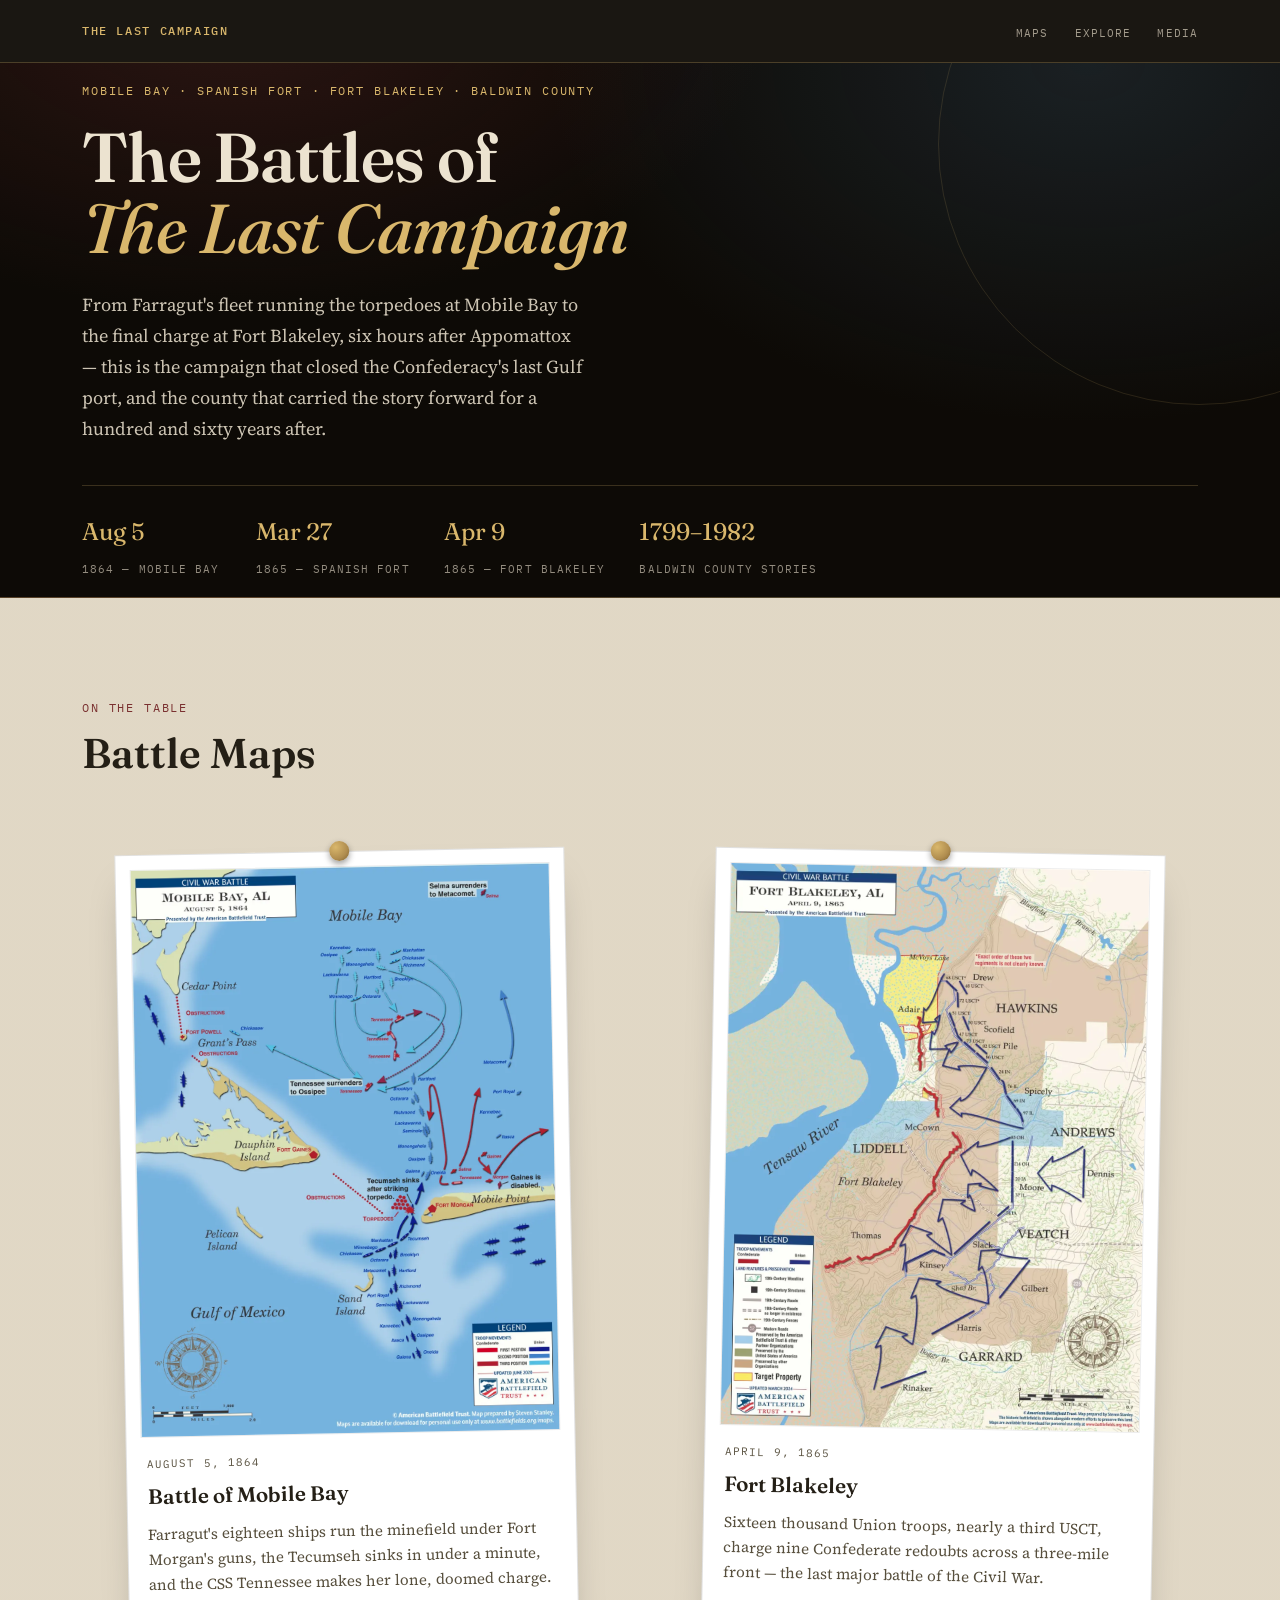
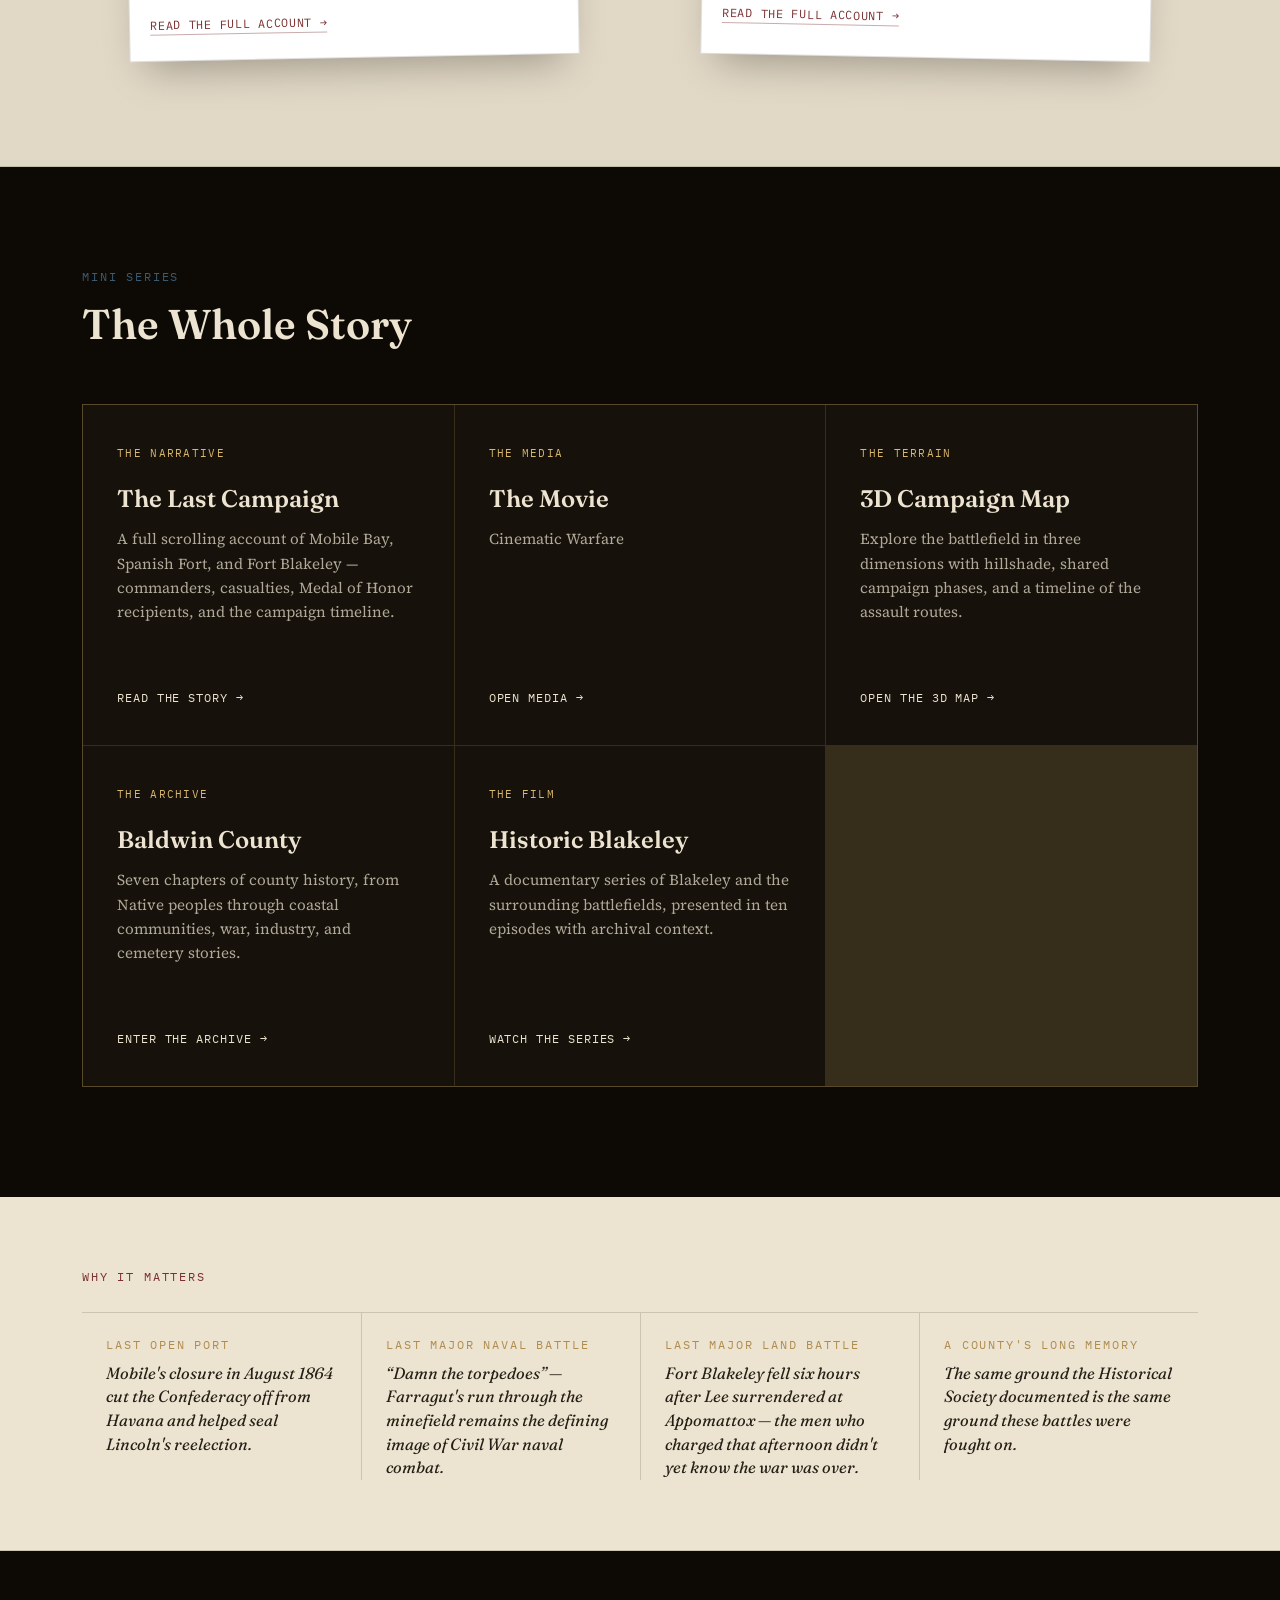
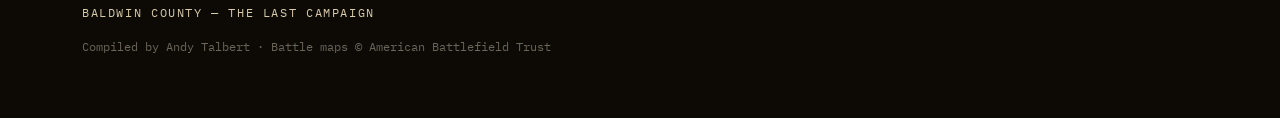
<file: index.html>
<!DOCTYPE html>
<html lang="en">
<head>
  <meta charset="UTF-8">
  <meta name="viewport" content="width=device-width, initial-scale=1.0">
  <title>Baldwin County - The Last Campaign</title>
  <meta name="description" content="The Battles of Mobile Bay , Spanish Fort, Blakeley">
  <link rel="stylesheet" href="style.css">
</head>
<body>

<div class="topbar">
  <div class="topbar-inner">
    <div class="topbar-mark"><strong>The Last Campaign</strong></div>
    <ul class="topbar-links">
      <li><a href="#maps">Maps</a></li>
      <li><a href="#routes">Explore</a></li>
      <li><a href="#media">Media</a></li>
     
    </ul>
  </div>
</div>

<header class="hero">
  <div class="hero-inner">
    <div class="eyebrow">Mobile Bay · Spanish Fort · Fort Blakeley · Baldwin County</div>
    <h1>The Battles of<br><em>The Last Campaign</em></h1>
    <p class="hero-lede">
      From Farragut's fleet running the torpedoes at Mobile Bay to the final charge at Fort Blakeley,
      six hours after Appomattox — this is the campaign that closed the Confederacy's last Gulf port,
      and the county that carried the story forward for a hundred and sixty years after.
    </p>
    <div class="hero-dates">
      <div><span class="num">Aug 5</span><span class="lbl">1864 — Mobile Bay</span></div>
      <div><span class="num">Mar 27</span><span class="lbl">1865 — Spanish Fort</span></div>
      <div><span class="num">Apr 9</span><span class="lbl">1865 — Fort Blakeley</span></div>
      <div><span class="num">1799–1982</span><span class="lbl">Baldwin County stories</span></div>
    </div>
  </div>
</header>

<section class="maptable" id="maps">
  <div class="wrap">
    <div class="maptable-head">
      <div class="eyebrow">On the table</div>
      <h2>Battle Maps</h2>
     
    </div>

    <div class="maptable-grid">
      <figure class="doc">
        <span class="doc-pin"></span>
        <img src="assets/mobilebay.png" alt="Map of the Battle of Mobile Bay, August 5, 1864, showing Union fleet columns passing Fort Morgan and the Confederate torpedo field.">
        <figcaption class="doc-cap">
          <span class="doc-eyebrow">August 5, 1864</span>
          <h3>Battle of Mobile Bay</h3>
          <p>Farragut's eighteen ships run the minefield under Fort Morgan's guns, the Tecumseh sinks in under a minute, and the CSS Tennessee makes her lone, doomed charge.</p>
          <a class="doc-link" href="battles.html">Read the full account →</a>
        </figcaption>
      </figure>

      <figure class="doc">
        <span class="doc-pin"></span>
        <img src="assets/blakeley.png" alt="Map of the Battle of Fort Blakeley, April 9, 1865, showing nine Confederate redoubts and the Union charge across a three-mile front.">
        <figcaption class="doc-cap">
          <span class="doc-eyebrow">April 9, 1865</span>
          <h3>Fort Blakeley</h3>
          <p>Sixteen thousand Union troops, nearly a third USCT, charge nine Confederate redoubts across a three-mile front — the last major battle of the Civil War.</p>
          <a class="doc-link" href="battles.html">Read the full account →</a>
        </figcaption>
      </figure>
    </div>

   
  </div>
</section>

<section class="routes" id="routes">
  <div class="wrap">
    <div class="routes-head">
      <div class="eyebrow">Mini Series</div>
      <h2>The Whole Story</h2>
    </div>

    <div class="routes-grid">
      <a class="route" href="battles.html">
        <div class="route-tag">The Narrative</div>
        <h3>The Last Campaign</h3>
        <p>A full scrolling account of Mobile Bay, Spanish Fort, and Fort Blakeley — commanders, casualties, Medal of Honor recipients, and the campaign timeline.</p>
        <span class="route-go">Read the story →</span>
      </a>

      <a class="route" href="media.html">
        <div class="route-tag">The Media</div>
        <h3>The Movie</h3>
        <p>Cinematic Warfare</p>
        <span class="route-go">Open media →</span>
      </a>

      <a class="route" href="mobile-campaign-3d-map-mobile_1.html">
        <div class="route-tag">The Terrain</div>
        <h3>3D Campaign Map</h3>
        <p>Explore the battlefield in three dimensions with hillshade, shared campaign phases, and a timeline of the assault routes.</p>
        <span class="route-go">Open the 3D map →</span>
      </a>

      <a class="route" href="baldwincounty.html">
        <div class="route-tag">The Archive</div>
        <h3>Baldwin County</h3>
        <p>Seven chapters of county history, from Native peoples through coastal communities, war, industry, and cemetery stories.</p>
        <span class="route-go">Enter the archive →</span>
      </a>

      <a class="route" href="blakeleyvids.html">
        <div class="route-tag">The Film</div>
        <h3>Historic Blakeley</h3>
        <p>A documentary series of Blakeley and the surrounding battlefields, presented in ten episodes with archival context.</p>
        <span class="route-go">Watch the series →</span>
      </a>

     
    </div>
  </div>
</section>



<section class="strip" id="timeline">
  <div class="wrap">
    <div class="eyebrow" style="color:var(--confederate); margin-bottom:26px;">Why it matters</div>
    <div class="strip-row">
      <div class="strip-item">
        <div class="eyebrow">Last open port</div>
        <p>Mobile's closure in August 1864 cut the Confederacy off from Havana and helped seal Lincoln's reelection.</p>
      </div>
      <div class="strip-item">
        <div class="eyebrow">Last major naval battle</div>
        <p>“Damn the torpedoes” — Farragut's run through the minefield remains the defining image of Civil War naval combat.</p>
      </div>
      <div class="strip-item">
        <div class="eyebrow">Last major land battle</div>
        <p>Fort Blakeley fell six hours after Lee surrendered at Appomattox — the men who charged that afternoon didn't yet know the war was over.</p>
      </div>
      <div class="strip-item">
        <div class="eyebrow">A county's long memory</div>
        <p>The same ground the Historical Society documented is the same ground these battles were fought on.</p>
      </div>
    </div>
  </div>
</section>

<footer>
  <div class="wrap">
    <div class="footer-title">Baldwin County — The Last Campaign</div>
    <div class="footer-sources">
      Compiled by Andy Talbert · Battle maps © American Battlefield Trust<br>
     
    </div>
  </div>
</footer>

</body>
</html>
</file>
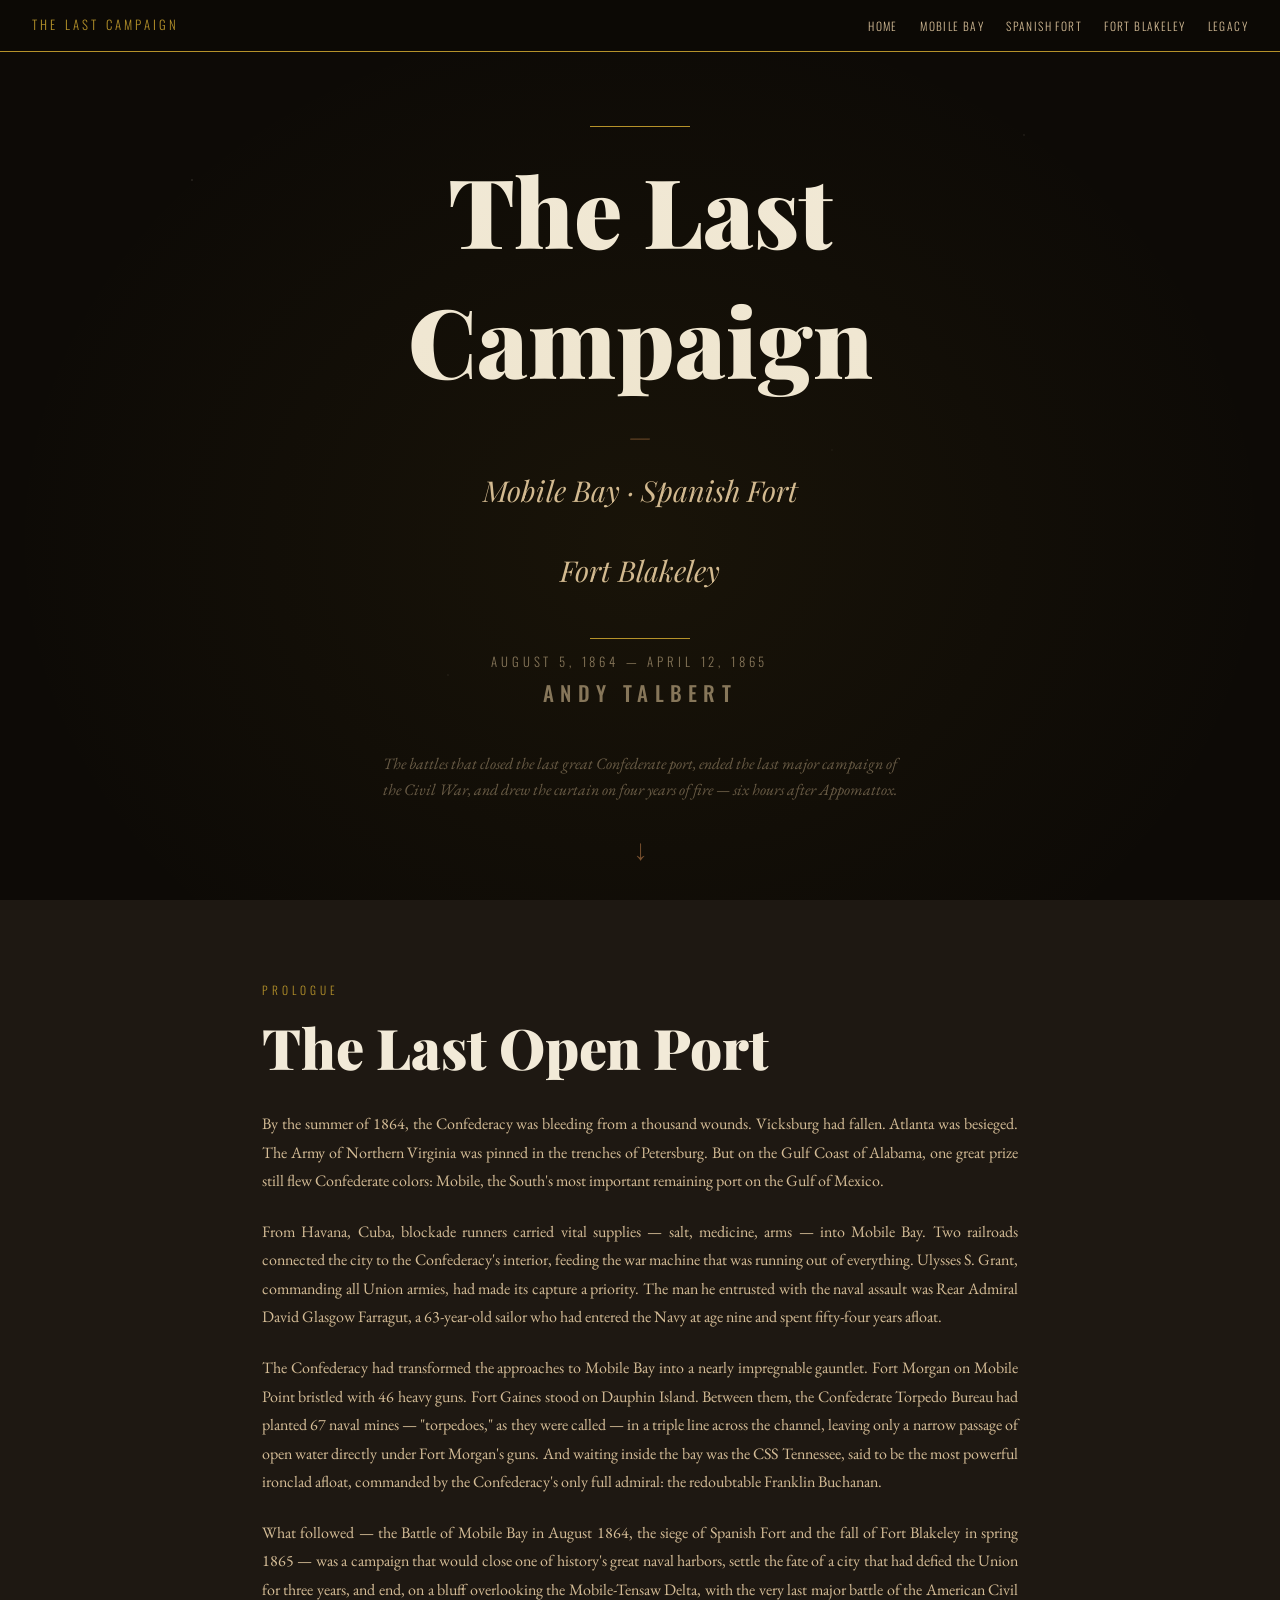
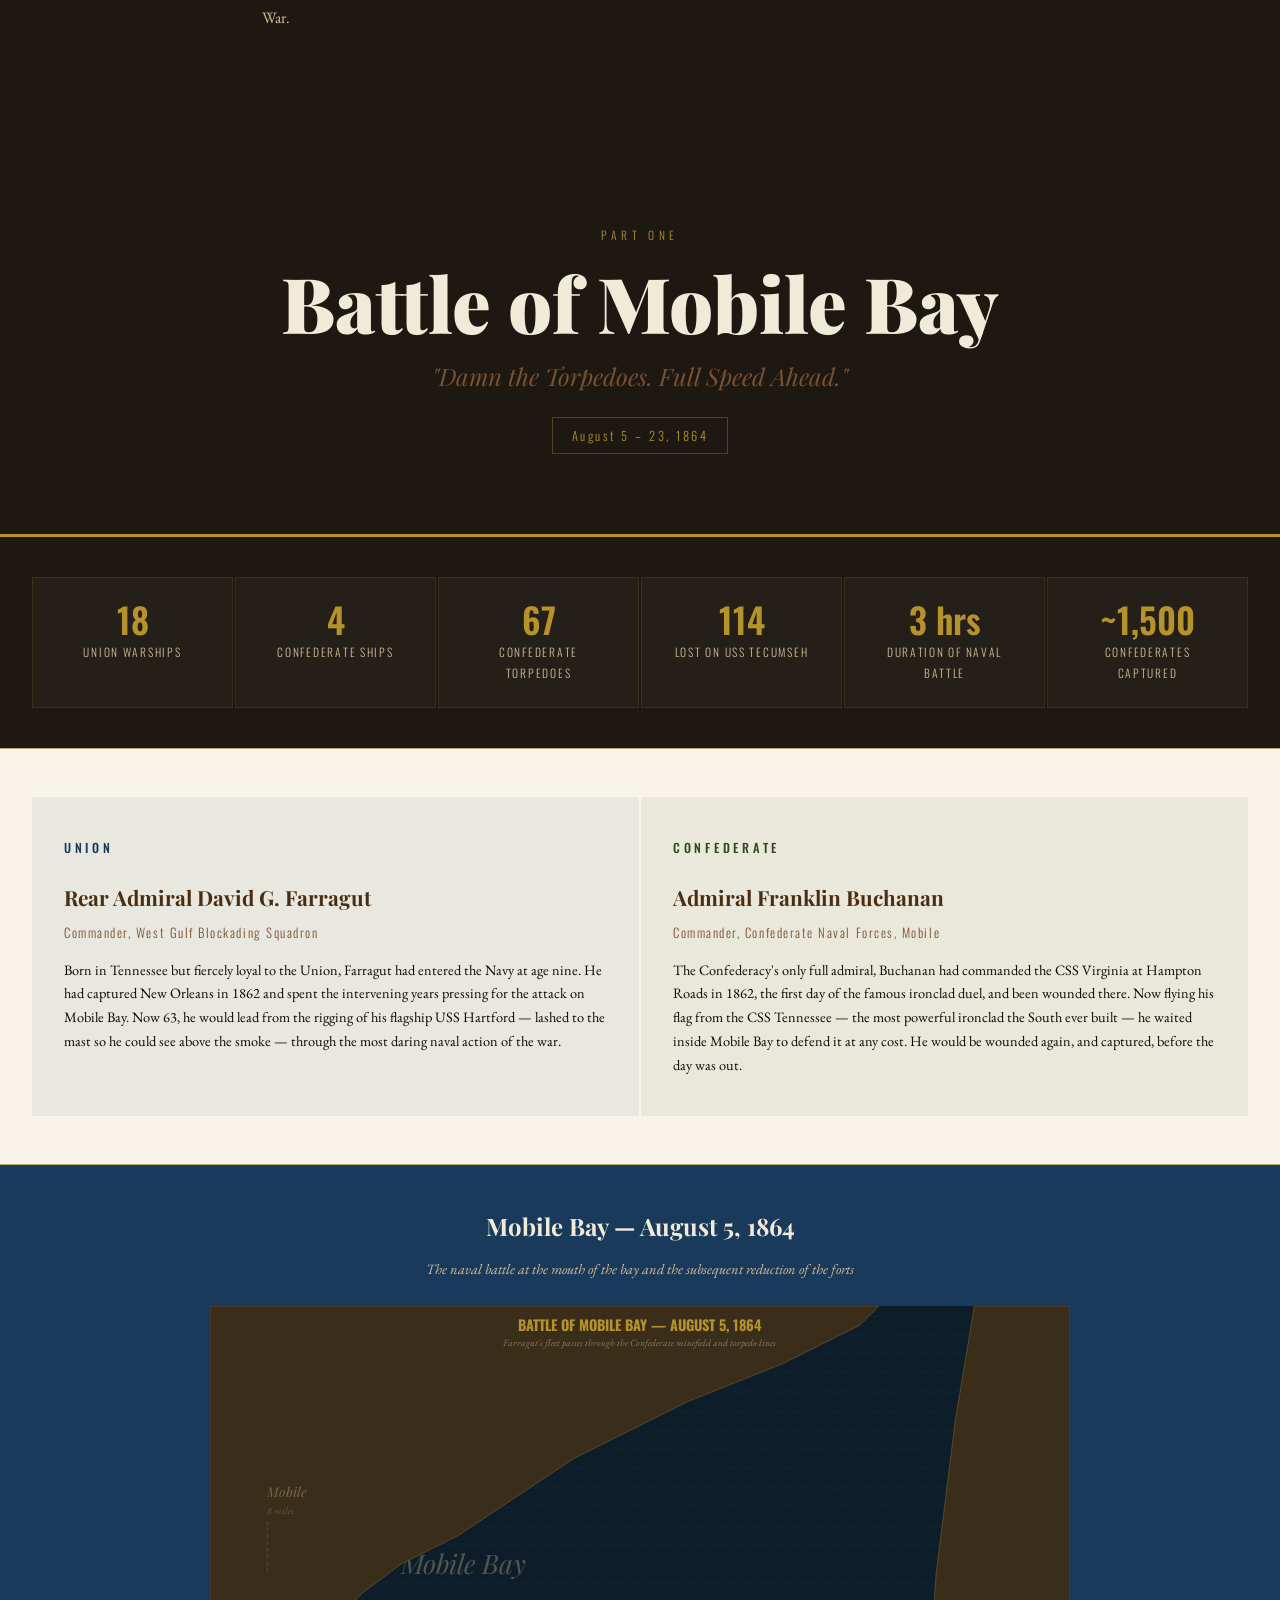
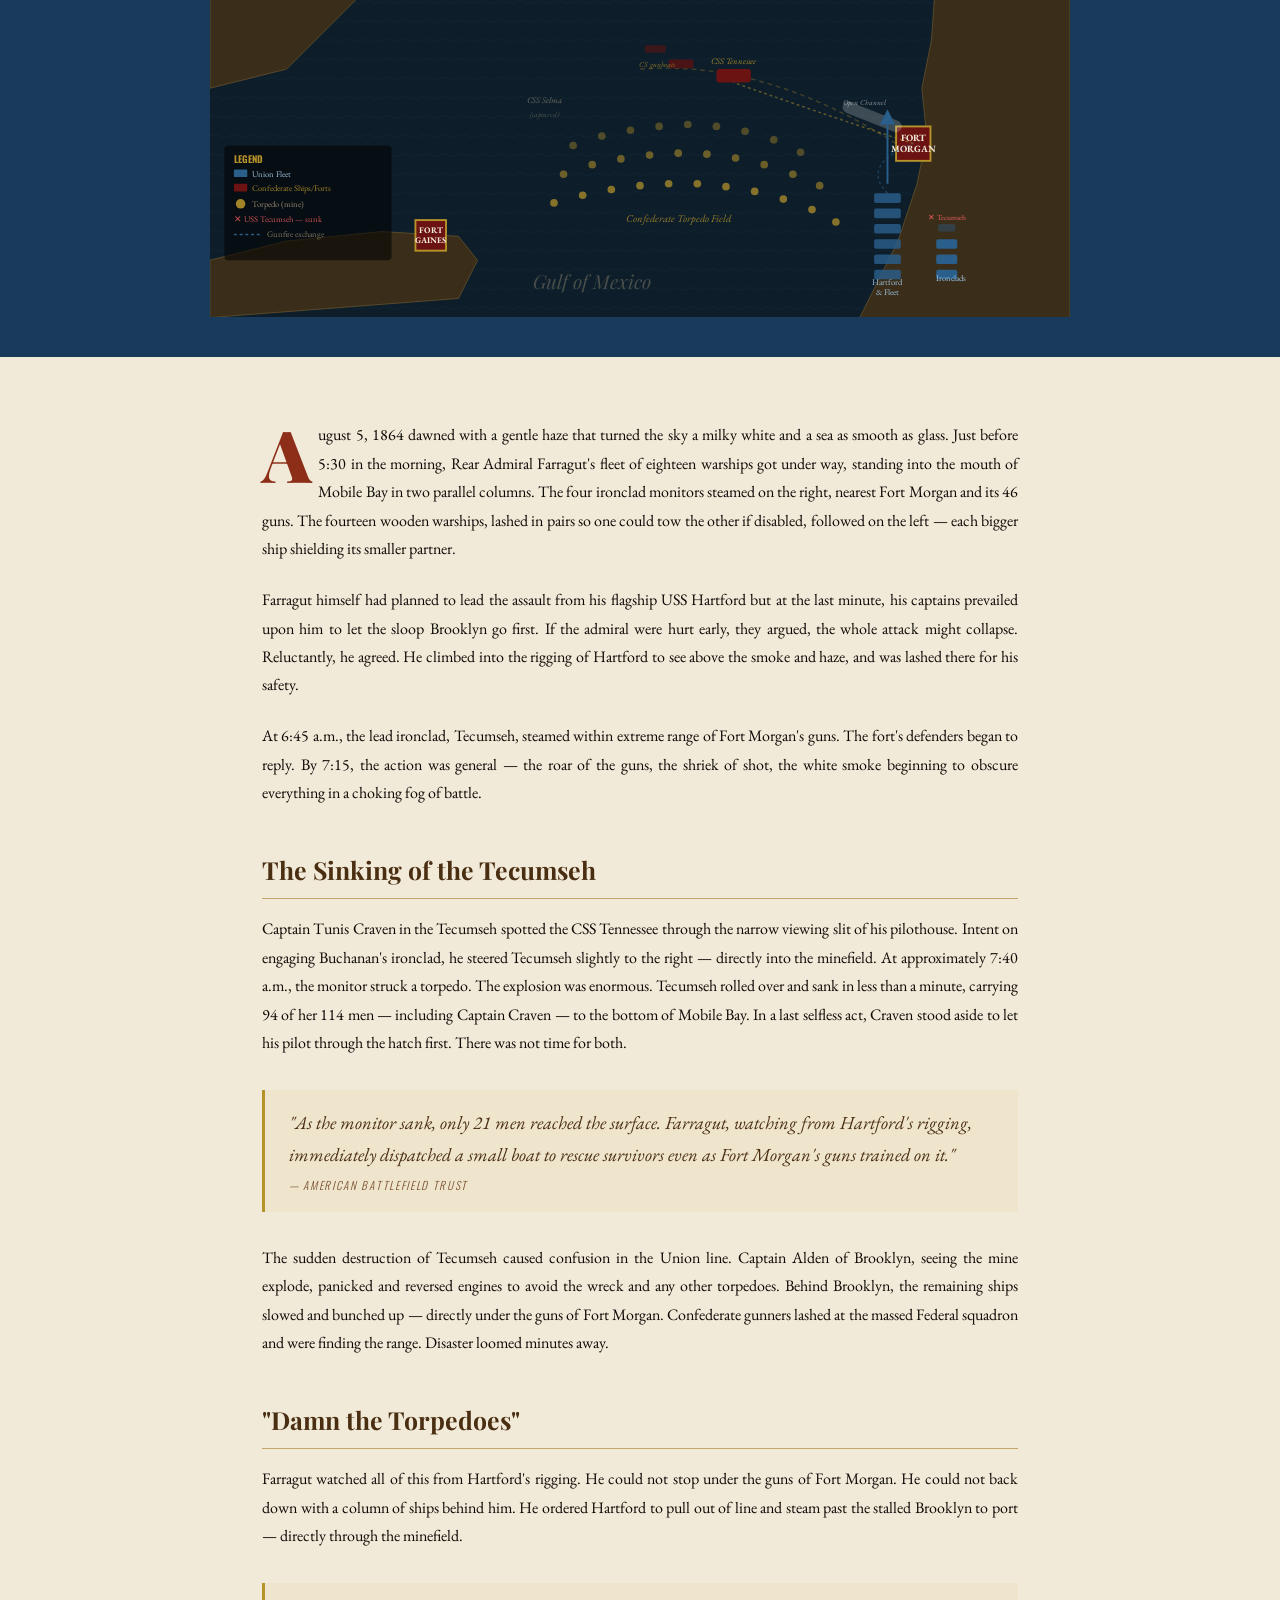
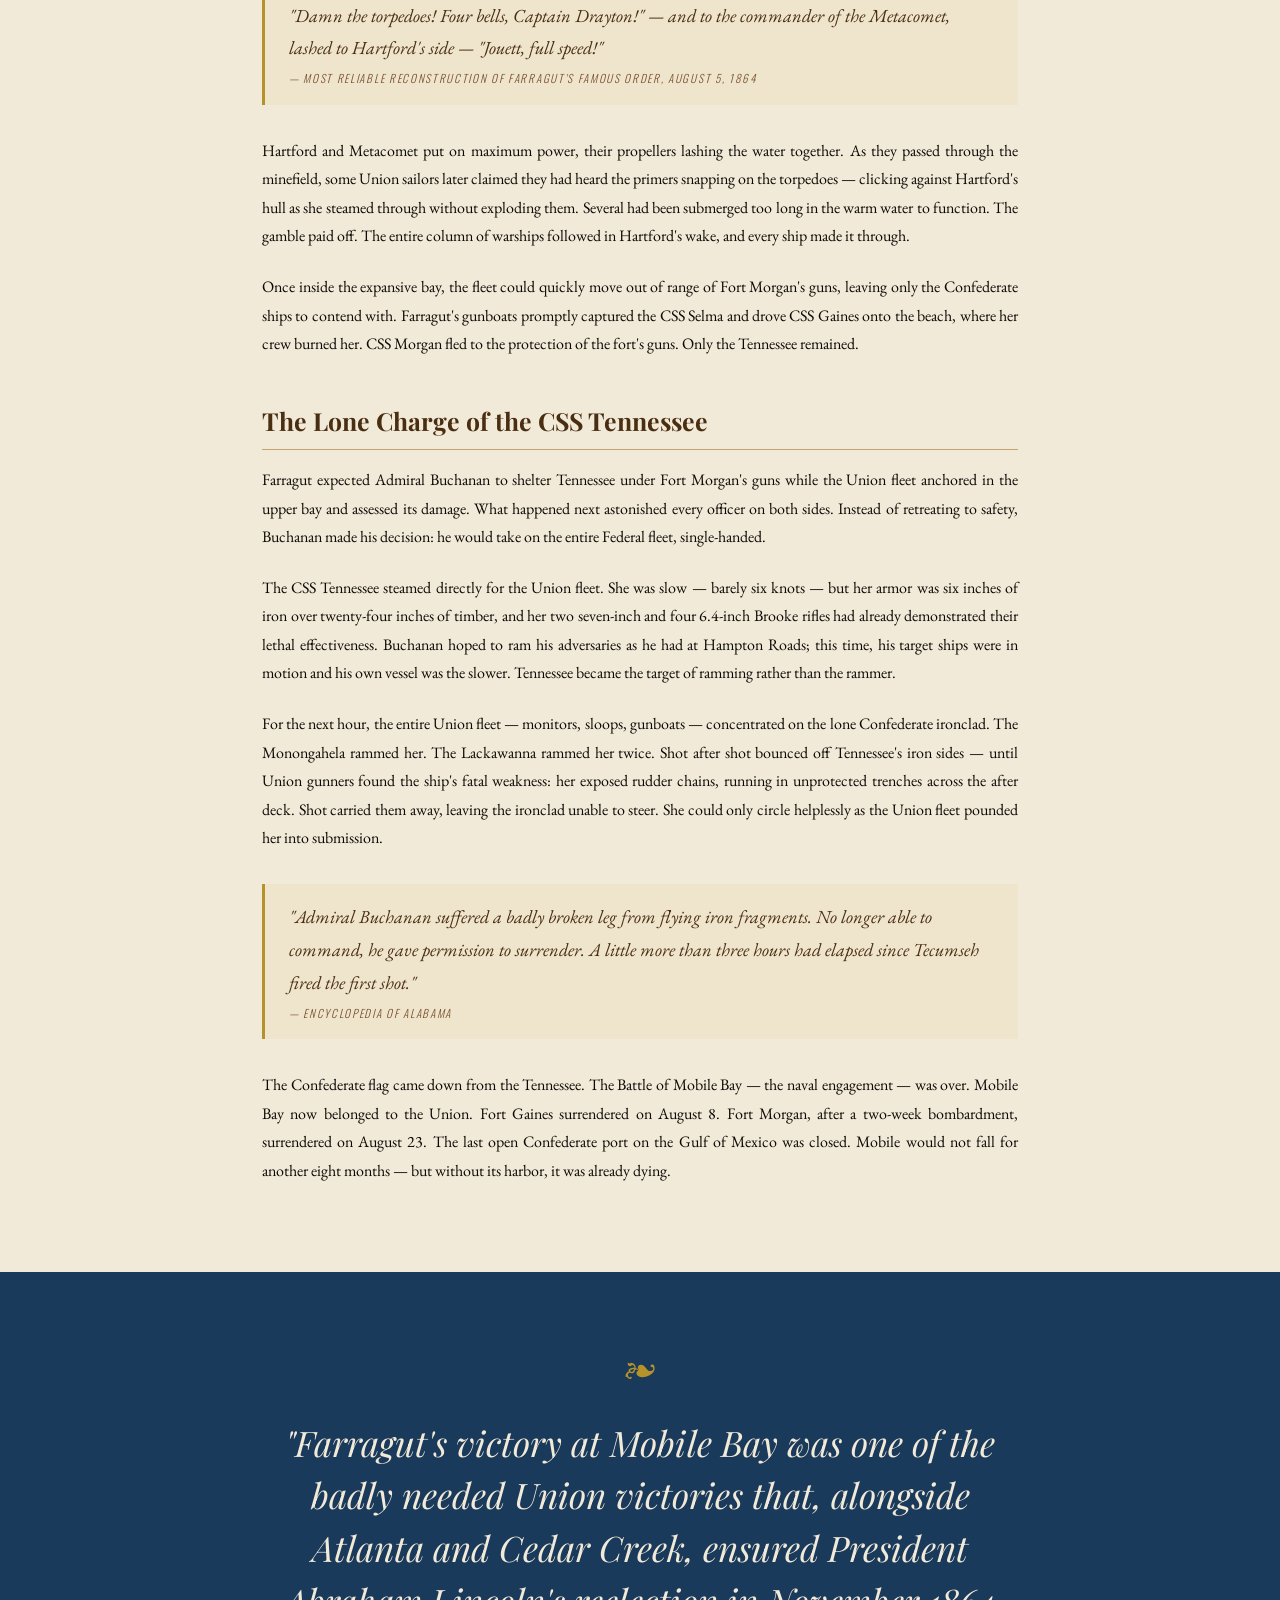
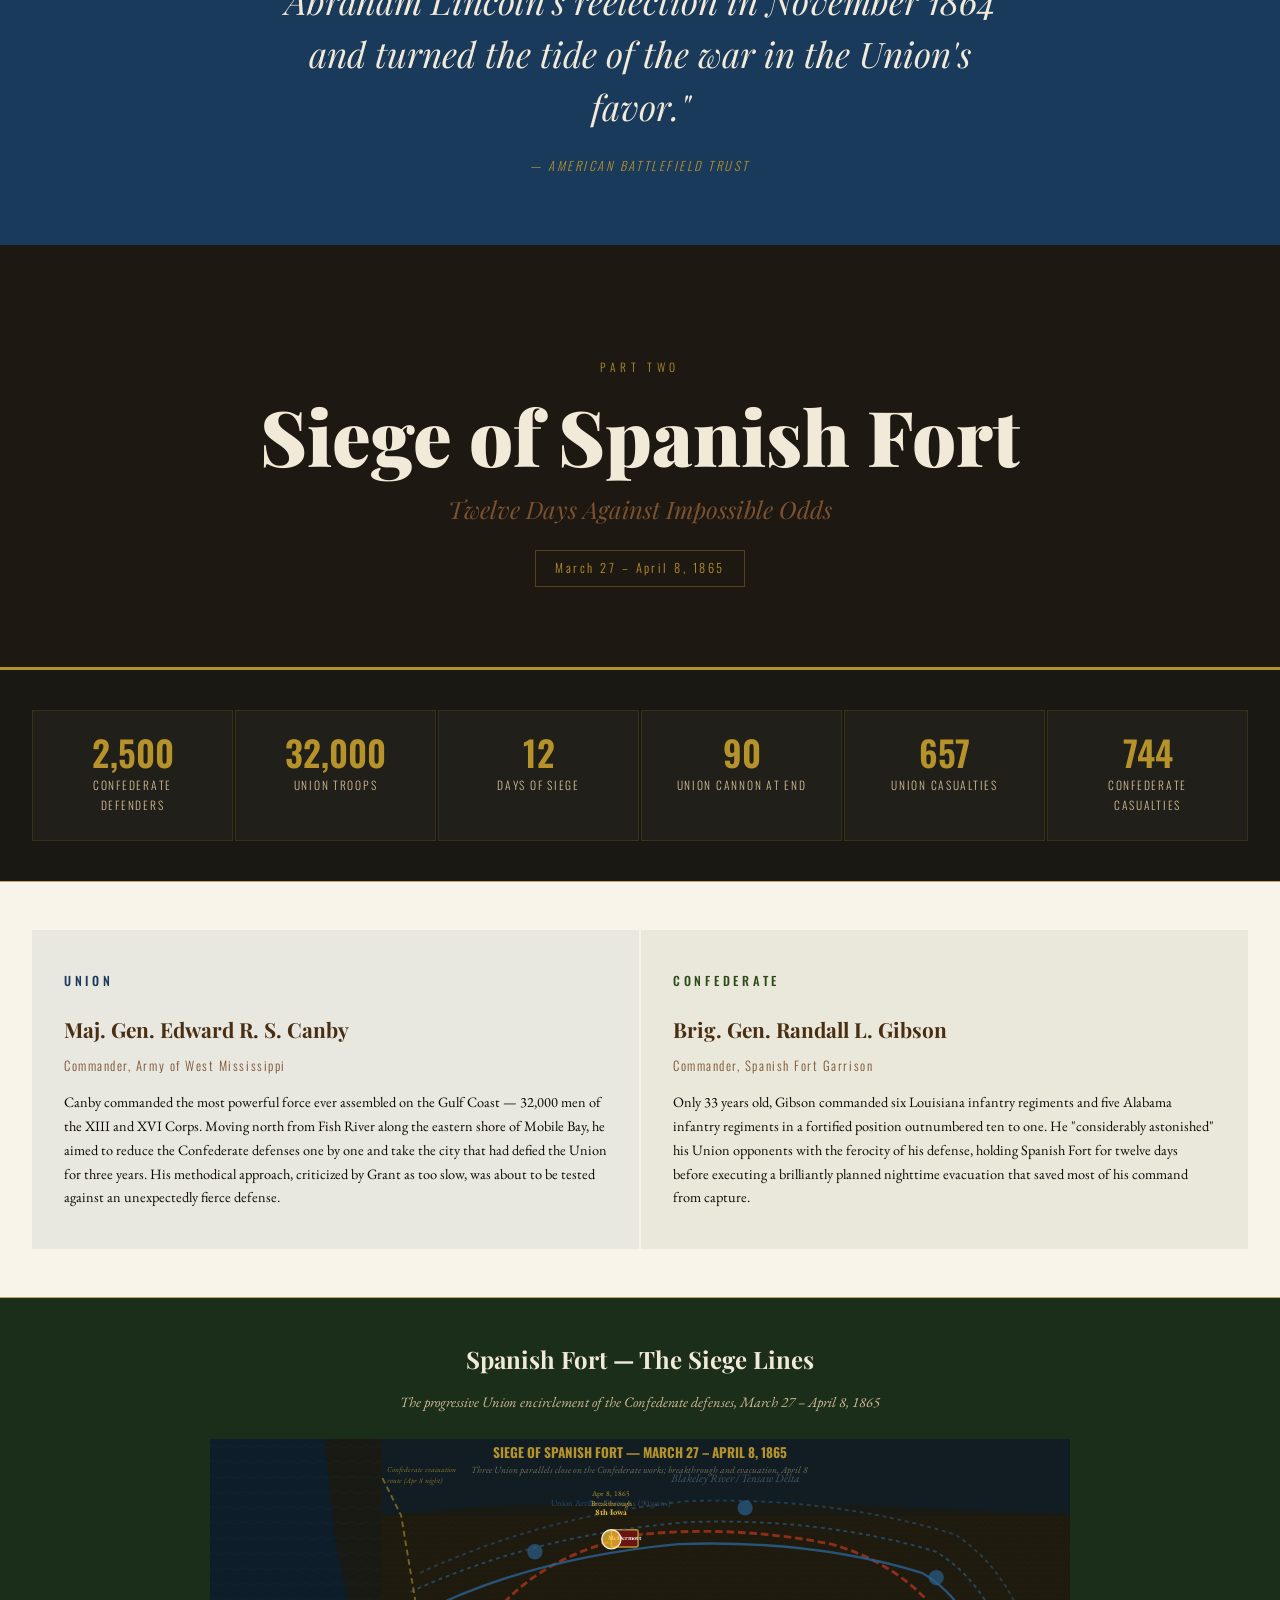
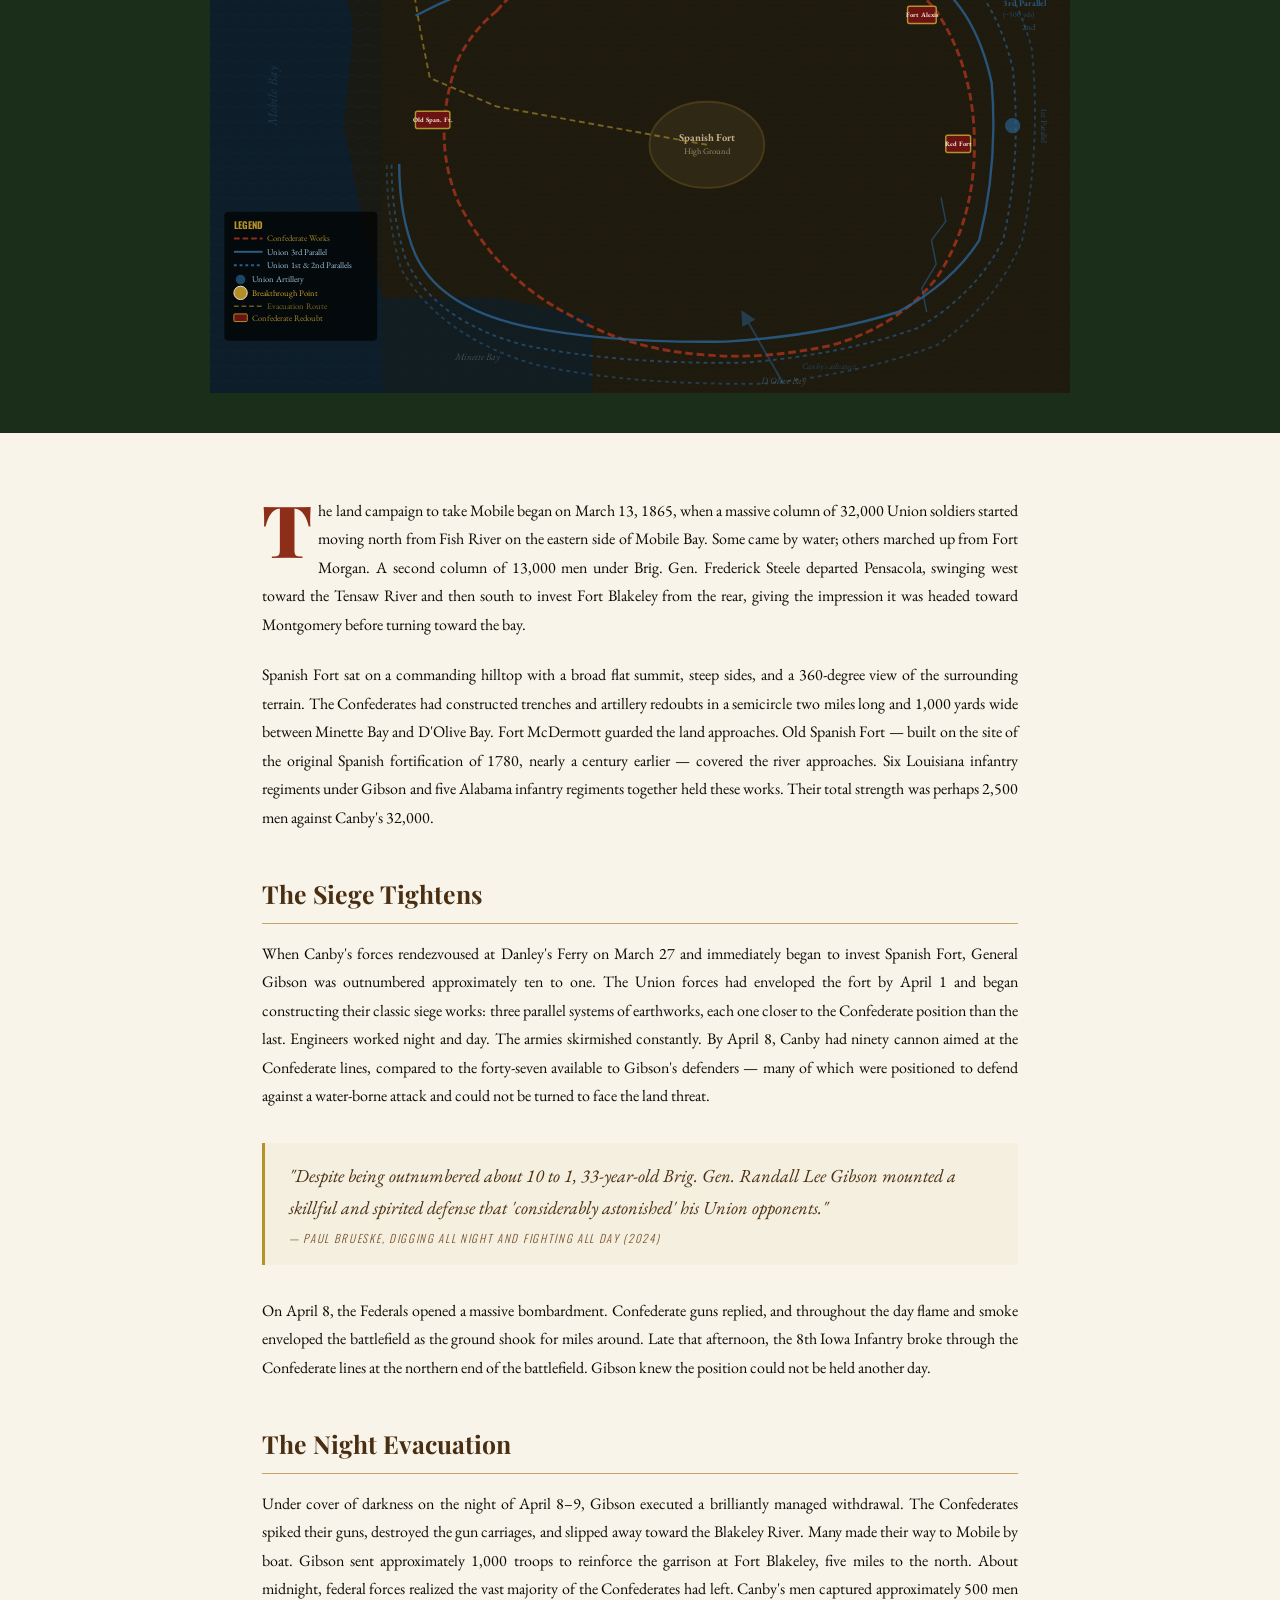
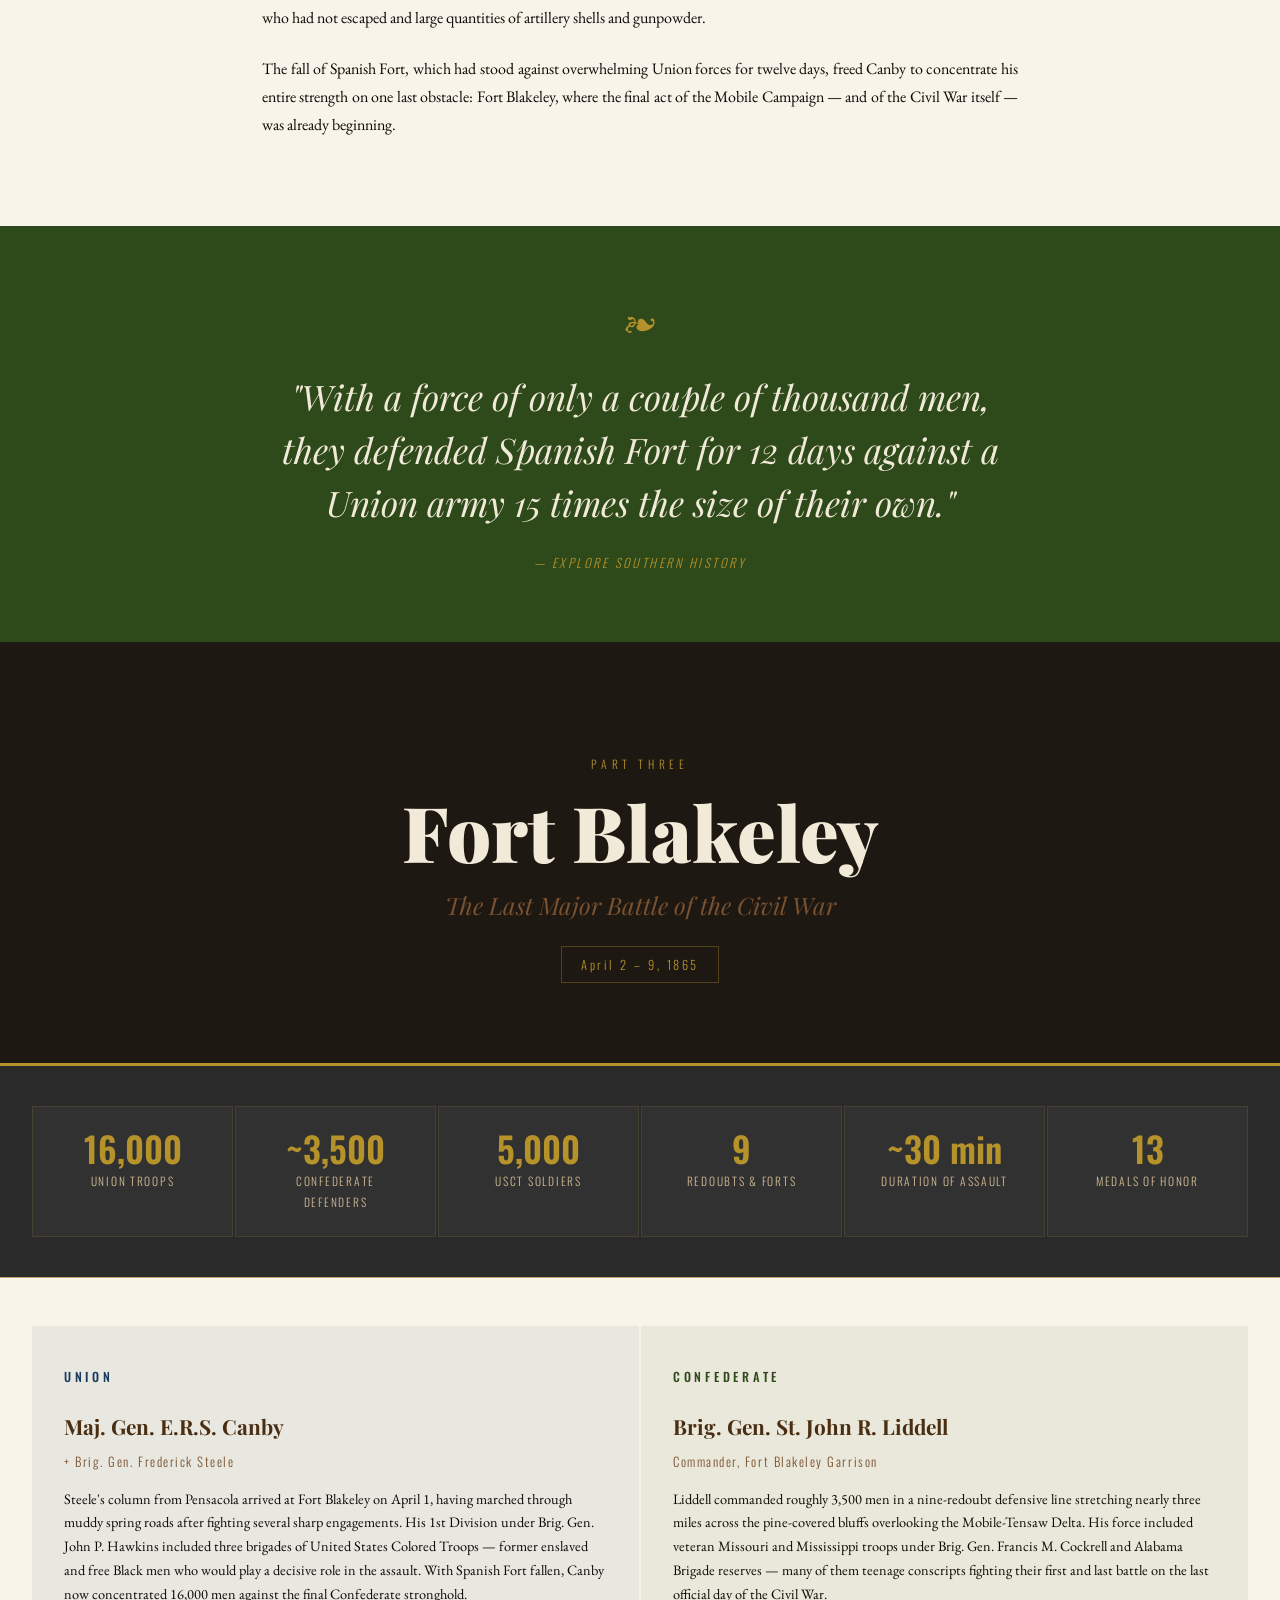
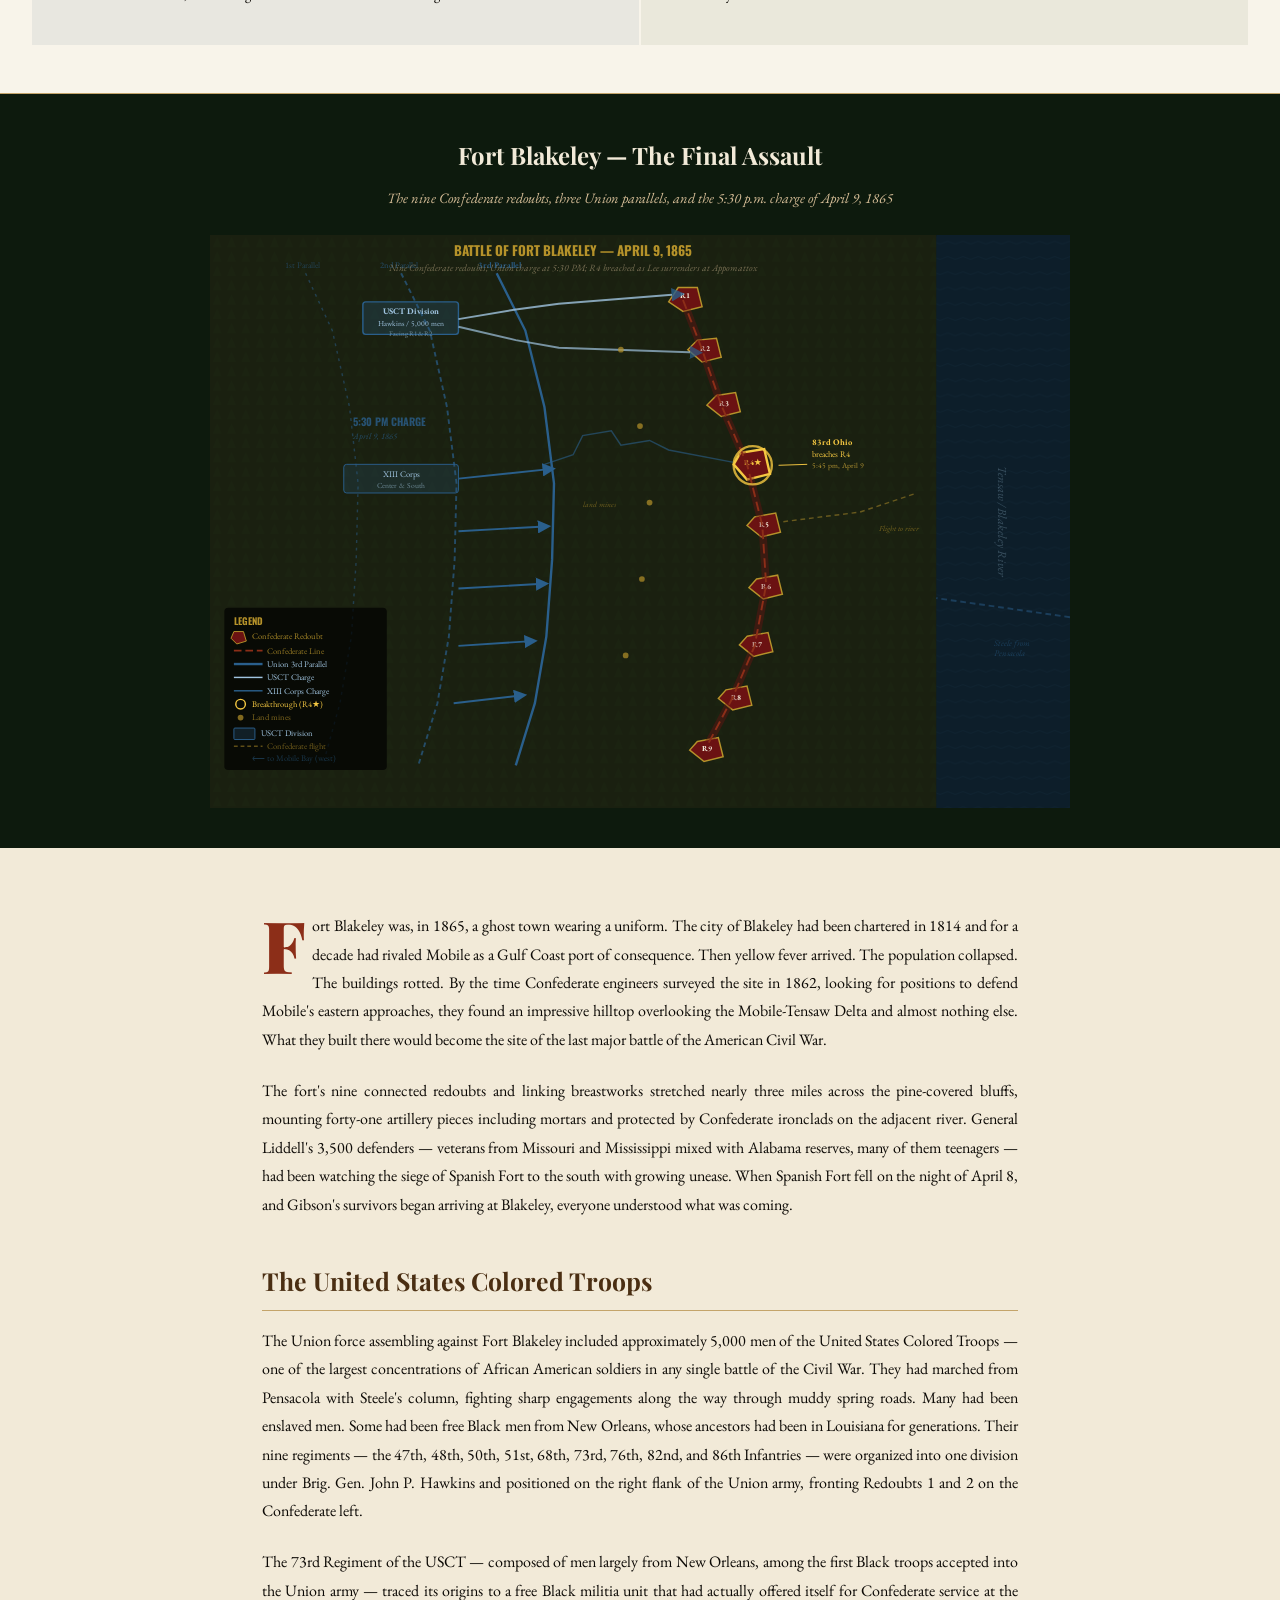
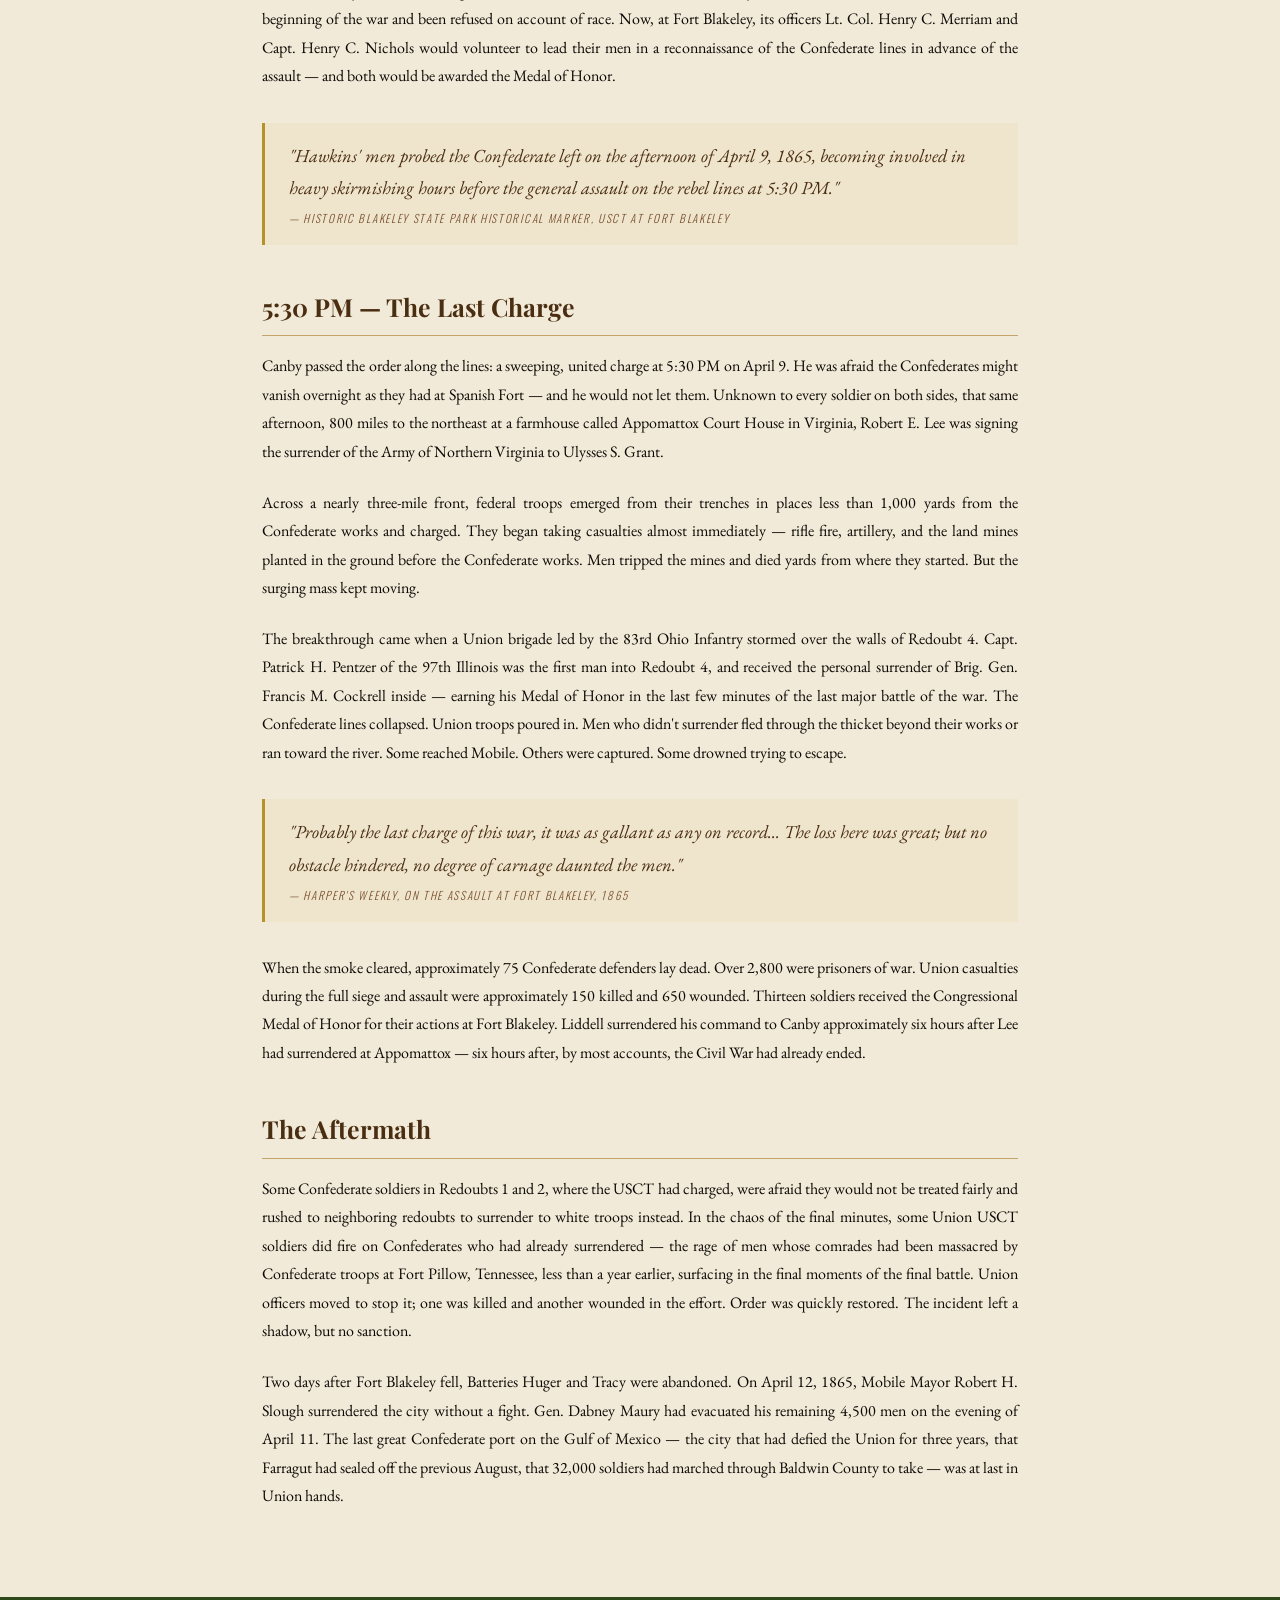
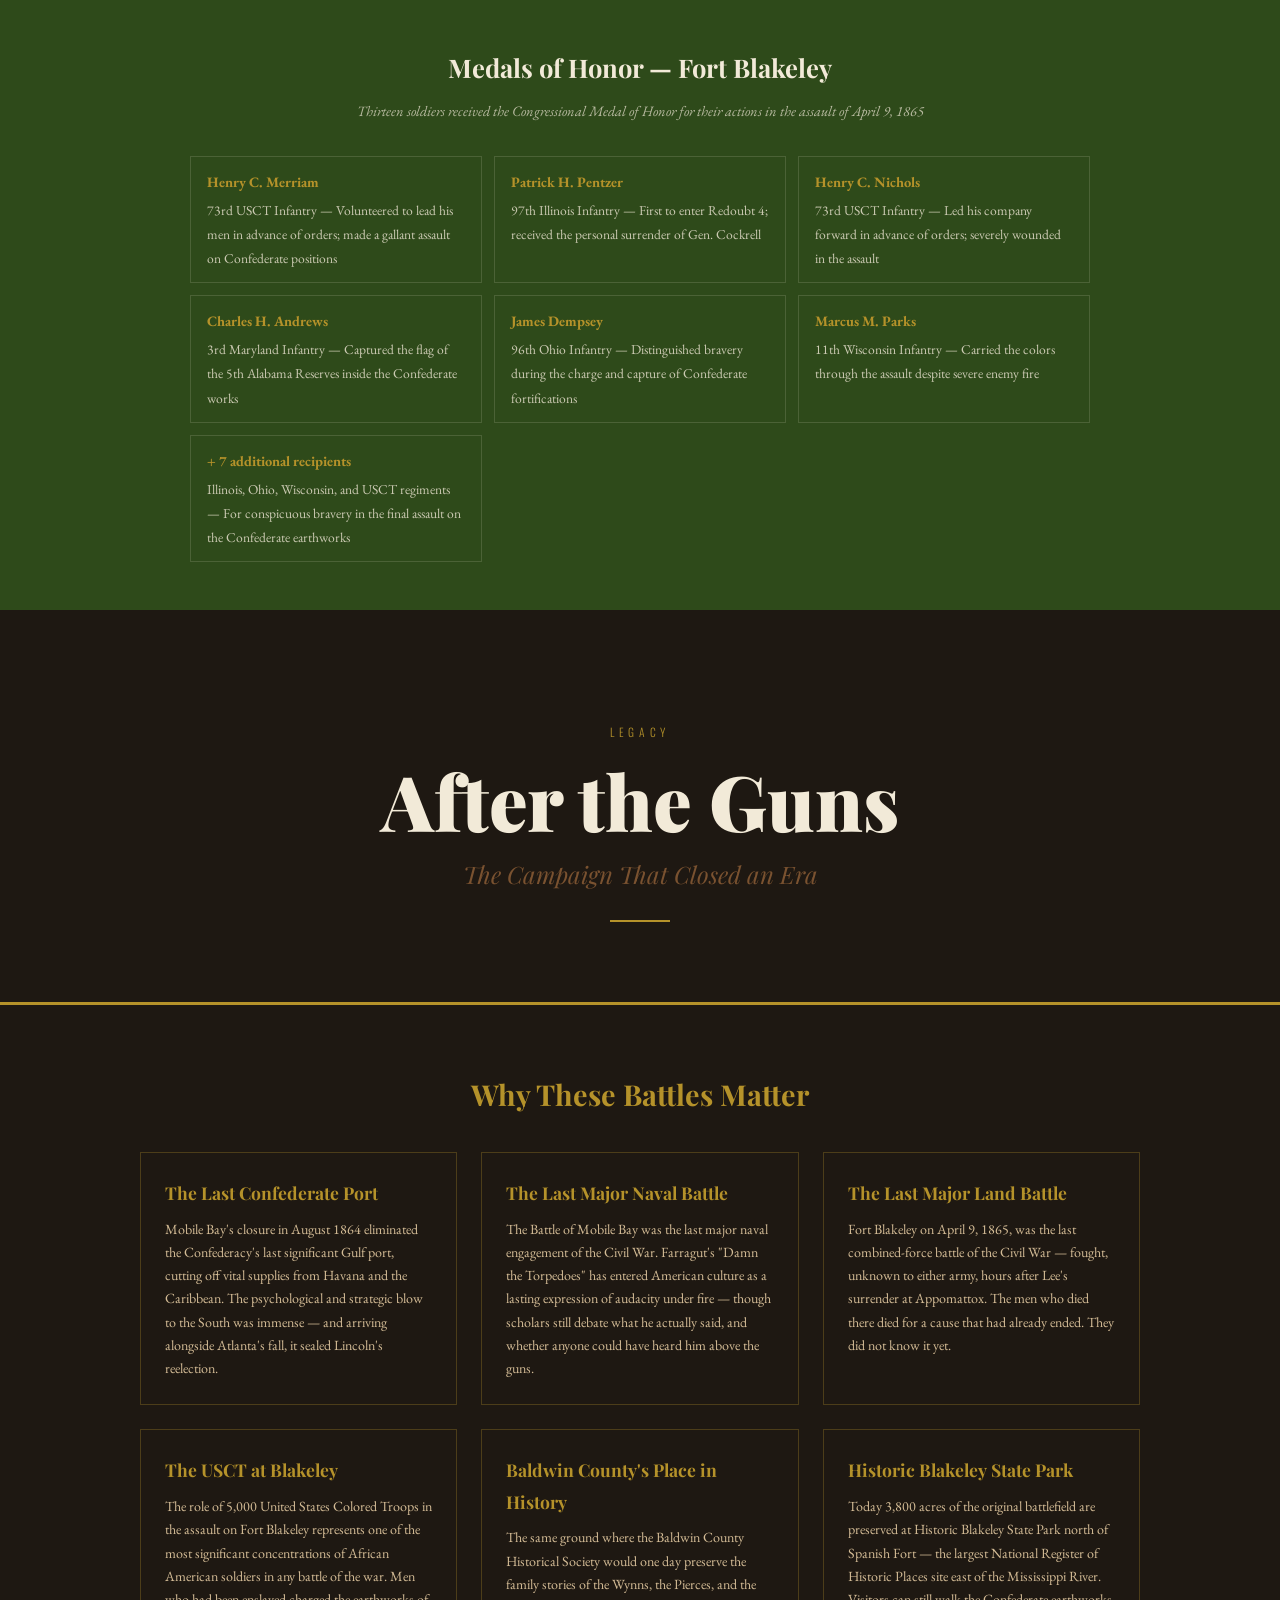
<file: battles.html>
<!DOCTYPE html>
<html lang="en">
<head>
<meta charset="UTF-8">
<meta name="viewport" content="width=device-width, initial-scale=1.0">
<title>The Last Campaign — Mobile Bay, Spanish Fort,</title>
  <title>Fort Blakeley</title>
<link href="https://fonts.googleapis.com/css2?family=Playfair+Display:ital,wght@0,400;0,700;0,900;1,400;1,700&family=EB+Garamond:ital,wght@0,400;0,500;1,400&family=Oswald:wght@300;400;500;600&display=swap" rel="stylesheet">
<style>
*,*::before,*::after{box-sizing:border-box;margin:0;padding:0;}
:root{
  --ink:#0d0a06;
  --smoke:#1e1812;
  --sepia:#4a2e12;
  --aged:#7a5230;
  --parchment:#f2ead8;
  --cream:#f8f4ea;
  --cannon:#b5922a;
  --rust:#8c2e18;
  --union:#1a3a5c;
  --confederate:#2e4a1a;
  --blood:#6b1212;
  --sand:#d4bc96;
  --rule:#c4a46a;
  --gunmetal:#2a2a2a;
}
html{scroll-behavior:smooth;}
body{background:var(--ink);color:var(--ink);font-family:"EB Garamond",Georgia,serif;font-size:18px;line-height:1.78;}

/* NAV */
nav{
  position:fixed;top:0;left:0;right:0;z-index:200;
  background:rgba(13,10,6,0.96);backdrop-filter:blur(8px);
  border-bottom:1px solid var(--cannon);
  display:flex;align-items:center;justify-content:space-between;
  padding:0 2rem;height:52px;
}
.nav-title{font-family:"Oswald",sans-serif;font-weight:300;font-size:.8rem;letter-spacing:.25em;text-transform:uppercase;color:var(--cannon);}
nav ul{list-style:none;display:flex;gap:1.4rem;}
nav a{font-family:"Oswald",sans-serif;font-weight:300;font-size:.72rem;letter-spacing:.12em;text-transform:uppercase;color:var(--sand);text-decoration:none;transition:color .2s;}
nav a:hover{color:var(--cannon);}

/* COVER */
.cover{
  min-height:100vh;background:var(--ink);
  display:flex;flex-direction:column;align-items:center;justify-content:center;
  text-align:center;padding:5rem 2rem 4rem;position:relative;overflow:hidden;
}
.cover::before{
  content:"";position:absolute;inset:0;
  background:radial-gradient(ellipse at 50% 60%, rgba(181,146,42,.07) 0%, transparent 70%);
  pointer-events:none;
}
.cover-stars{
  position:absolute;top:0;left:0;right:0;bottom:0;
  background-image:
    radial-gradient(1px 1px at 15% 20%, rgba(242,234,216,.3), transparent),
    radial-gradient(1px 1px at 80% 15%, rgba(242,234,216,.2), transparent),
    radial-gradient(1px 1px at 35% 75%, rgba(242,234,216,.15), transparent),
    radial-gradient(1px 1px at 65% 50%, rgba(242,234,216,.1), transparent);
  pointer-events:none;
}
.cover-badge{
  font-family:"Oswald",sans-serif;font-weight:300;font-size:.78rem;
  letter-spacing:.4em;text-transform:uppercase;color:var(--cannon);
  margin-bottom:1.5rem;
}
.cover-rule{width:100px;height:1px;background:var(--cannon);margin:.8rem auto;}
.cover-title{
  font-family:"Playfair Display",serif;font-size:clamp(2.8rem,7.5vw,7rem);
  font-weight:900;color:var(--parchment);line-height:1.35;margin:.3rem 0;
}
.cover-or{
  font-family:"Playfair Display",serif;font-style:italic;font-size:clamp(1rem,2vw,1.4rem);
  color:var(--aged);margin:.5rem 0;
}
.cover-sub{
  font-family:"Playfair Display",serif;font-style:italic;
  font-size:clamp(1.1rem,2.5vw,1.8rem);color:var(--sand);margin-bottom:1.8rem;
}
.cover-dates{
  font-family:"Oswald",sans-serif;font-weight:300;font-size:.8rem;
  letter-spacing:.3em;color:rgba(212,188,150,.6);text-transform:uppercase;
}

.cover-name{
  font-family:"Oswald",sans-serif;font-weight:500;font-size:1.3rem;
  letter-spacing:.3em;color:rgba(212,188,150,.6);text-transform:uppercase;
}
.cover-tagline{
  margin-top:2.5rem;font-family:"EB Garamond",serif;font-style:italic;
  font-size:1rem;color:rgba(212,188,150,.45);max-width:520px;line-height:1.6;
}
.scroll-hint{
  position:absolute;bottom:2rem;left:50%;transform:translateX(-50%);
  color:var(--aged);font-size:1.3rem;animation:bounce 2.2s infinite;
}
@keyframes bounce{0%,100%{transform:translateX(-50%) translateY(0);}50%{transform:translateX(-50%) translateY(9px);}}

/* CHAPTER OPENER */
.chapter-opener{
  background:var(--smoke);padding:7rem 2rem 5rem;text-align:center;
  border-bottom:3px solid var(--cannon);position:relative;
}
.chapter-label{
  font-family:"Oswald",sans-serif;font-weight:300;font-size:.72rem;
  letter-spacing:.4em;text-transform:uppercase;color:var(--cannon);margin-bottom:1rem;
}
.chapter-opener h2{
  font-family:"Playfair Display",serif;font-size:clamp(2.4rem,6vw,5.5rem);
  font-weight:900;color:var(--parchment);line-height:1.08;
}
.chapter-sub{
  font-family:"Playfair Display",serif;font-style:italic;
  font-size:clamp(1rem,2.5vw,1.5rem);color:var(--aged);margin-top:.7rem;
}
.chapter-dates{
  font-family:"Oswald",sans-serif;font-weight:300;font-size:.78rem;
  letter-spacing:.2em;color:var(--cannon);margin-top:1.2rem;
  border:1px solid rgba(181,146,42,.35);display:inline-block;padding:.4rem 1.2rem;
}

/* CONTENT BODY */
.content-body{max-width:820px;margin:0 auto;padding:4rem 2rem;}
.content-body p{margin-bottom:1.4rem;color:var(--ink);font-size:1rem;text-align:justify;hyphens:auto;}
.content-body h3{
  font-family:"Playfair Display",serif;font-size:1.55rem;font-weight:700;
  color:var(--sepia);margin:2.5rem 0 1rem;border-bottom:1px solid var(--rule);padding-bottom:.4rem;
}
.content-body blockquote{
  border-left:3px solid var(--cannon);padding:1rem 1.5rem;margin:2rem 0;
  background:rgba(181,146,42,.06);font-style:italic;color:var(--sepia);font-size:1.15rem;
}
.source-tag{
  font-family:"Oswald",sans-serif;font-weight:300;font-size:.7rem;
  letter-spacing:.15em;text-transform:uppercase;color:var(--aged);
  margin-top:.3rem;display:block;
}
.dropcap::first-letter{
  font-family:"Playfair Display",serif;font-size:4.5rem;font-weight:900;
  float:left;line-height:.8;margin:.05em .09em 0 0;color:var(--rust);
}

/* BATTLE PAGES */
.battle-page{background:var(--parchment);}
.battle-page-dark{background:var(--gunmetal);}

/* SVG MAPS */
.map-container{
  background:var(--union);padding:2.5rem 2rem;text-align:center;
}
.map-container h3{
  font-family:"Playfair Display",serif;font-size:1.5rem;color:var(--parchment);margin-bottom:.5rem;
}
.map-container p{color:var(--sand);font-style:italic;font-size:.9rem;margin-bottom:1.5rem;}
.battle-map{max-width:860px;width:100%;display:block;margin:0 auto;}

/* PULL QUOTE */
.pull-quote{
  background:var(--sepia);color:var(--parchment);padding:4rem 3rem;text-align:center;
}
.pull-quote::before{content:"❧";display:block;font-size:2rem;color:var(--cannon);margin-bottom:1.5rem;}
.pull-quote blockquote{
  font-family:"Playfair Display",serif;font-style:italic;
  font-size:clamp(1.3rem,3vw,2.2rem);line-height:1.5;
  max-width:720px;margin:0 auto 1rem;color:var(--parchment);border:none;background:none;padding:0;
}
.pull-quote cite{
  font-family:"Oswald",sans-serif;font-weight:300;font-size:.78rem;
  letter-spacing:.2em;text-transform:uppercase;color:var(--cannon);
}

/* STATS BAR */
.stats-bar{
  background:var(--smoke);padding:2.5rem 2rem;
  display:flex;flex-wrap:wrap;gap:2px;justify-content:center;
}
.stat{
  background:rgba(255,255,255,.03);padding:1.5rem 2rem;text-align:center;
  min-width:180px;flex:1;border:1px solid rgba(181,146,42,.15);
}
.stat-num{
  font-family:"Oswald",sans-serif;font-weight:600;font-size:2.2rem;
  color:var(--cannon);line-height:1;margin-bottom:.3rem;
}
.stat-label{
  font-family:"Oswald",sans-serif;font-weight:300;font-size:.72rem;
  letter-spacing:.15em;text-transform:uppercase;color:var(--sand);
}

/* COMMANDERS */
.commanders{
  background:var(--cream);padding:3rem 2rem;
  display:grid;grid-template-columns:1fr 1fr;gap:2px;
  border-top:1px solid var(--rule);border-bottom:1px solid var(--rule);
}
.commander-side{padding:2.5rem 2rem;}
.commander-side.union{background:rgba(26,58,92,.07);}
.commander-side.confederate{background:rgba(46,74,26,.07);}
.commander-side h4{
  font-family:"Oswald",sans-serif;font-weight:500;font-size:.78rem;
  letter-spacing:.3em;text-transform:uppercase;margin-bottom:1.2rem;
}
.commander-side.union h4{color:var(--union);}
.commander-side.confederate h4{color:var(--confederate);}
.commander-name{
  font-family:"Playfair Display",serif;font-size:1.3rem;font-weight:700;
  color:var(--sepia);margin-bottom:.4rem;
}
.commander-rank{
  font-family:"Oswald",sans-serif;font-weight:300;font-size:.8rem;
  letter-spacing:.12em;color:var(--aged);margin-bottom:.8rem;
}
.commander-side p{font-size:.9rem;color:var(--ink);line-height:1.65;}

/* TIMELINE */
.timeline{background:var(--cream);padding:4rem 2rem;border-top:1px solid var(--rule);}
.timeline h3{
  font-family:"Playfair Display",serif;font-size:1.8rem;color:var(--sepia);
  text-align:center;margin-bottom:3rem;
}
.tl-item{
  display:grid;grid-template-columns:130px 1fr;gap:2rem;
  max-width:800px;margin:0 auto 2rem;padding-bottom:2rem;
  border-bottom:1px solid rgba(196,164,106,.4);
}
.tl-item:last-child{border-bottom:none;}
.tl-date{
  font-family:"Oswald",sans-serif;font-weight:500;font-size:1rem;
  color:var(--rust);text-align:right;border-right:2px solid var(--cannon);
  padding-right:1.5rem;padding-top:.15rem;line-height:1.3;
}
.tl-content{font-size:.95rem;color:var(--ink);}
.tl-content strong{
  font-family:"Playfair Display",serif;font-size:1.35rem;color:var(--sepia);
  display:block;margin-bottom:.25rem;
}

/* TWO-COL */
.two-col{
  display:grid;grid-template-columns:1fr 1fr;gap:3.5rem;
  max-width:1120px;margin:0 auto;padding:4rem 2rem;
}
.two-col .col p{font-size:.95rem;color:var(--ink);margin-bottom:1.2rem;text-align:justify;}
.two-col .col h3{
  font-family:"Playfair Display",serif;font-size:1.35rem;color:var(--sepia);
  margin-bottom:.9rem;border-bottom:1px solid var(--rule);padding-bottom:.3rem;
}
.two-col .col p:first-child::first-letter{
  font-family:"Playfair Display",serif;font-size:4rem;font-weight:900;
  float:left;line-height:.8;margin:.05em .09em 0 0;color:var(--rust);
}

/* SECTION DIVIDER */
.divider{
  display:flex;align-items:center;gap:1rem;
  max-width:500px;margin:3rem auto;padding:0 2rem;
}
.divider::before,.divider::after{content:"";flex:1;height:1px;background:var(--rule);}
.divider span{color:var(--cannon);font-size:1.2rem;}

/* SIGNIFICANCE PANEL */
.significance{
  background:var(--union);color:var(--parchment);padding:4rem 2rem;
  text-align:center;
}
.significance h3{
  font-family:"Playfair Display",serif;font-size:1.8rem;color:var(--cannon);margin-bottom:2rem;
}
.sig-grid{
  display:grid;grid-template-columns:repeat(auto-fit,minmax(240px,1fr));
  gap:1.5rem;max-width:1000px;margin:0 auto;
}
.sig-item{
  border:1px solid rgba(181,146,42,.3);padding:1.5rem;text-align:left;
}
.sig-item h4{
  font-family:"Playfair Display",serif;font-size:1.1rem;color:var(--cannon);
  margin-bottom:.6rem;
}
.sig-item p{font-size:.88rem;color:var(--sand);line-height:1.65;}

/* MEDALS */
.medals-section{
  background:var(--confederate);padding:3rem 2rem;text-align:center;
}
.medals-section h3{
  font-family:"Playfair Display",serif;font-size:1.6rem;color:var(--parchment);margin-bottom:.5rem;
}
.medals-section p.intro{color:rgba(242,234,216,.7);font-style:italic;margin-bottom:2rem;font-size:.9rem;}
.medal-list{
  display:grid;grid-template-columns:repeat(auto-fill,minmax(220px,1fr));
  gap:.75rem;max-width:900px;margin:0 auto;
}
.medal-item{
  border:1px solid rgba(242,234,216,.15);padding:.75rem 1rem;text-align:left;
  font-size:.85rem;color:rgba(242,234,216,.8);
}
.medal-item strong{display:block;color:var(--cannon);font-size:.9rem;margin-bottom:.2rem;}

/* COLOPHON */
.colophon{
  background:var(--ink);color:rgba(212,188,150,.4);text-align:center;
  padding:4rem 2rem;font-family:"Oswald",sans-serif;font-weight:300;
  font-size:.73rem;letter-spacing:.15em;text-transform:uppercase;line-height:2.2;
}

/* RESPONSIVE */
@media(max-width:700px){
  .two-col,.commanders{grid-template-columns:1fr;}
  nav ul{display:none;}
  .tl-item{grid-template-columns:90px 1fr;gap:1rem;}
  .stats-bar{flex-direction:column;}
}
</style>
</head>
<body>

<!-- NAV -->
<nav>
  <span class="nav-title">The Last Campaign</span>
  <ul>
    <li><a href="index.html">Home</a></li>
    <li><a href="#mobile-bay">Mobile Bay</a></li>
    <li><a href="#spanish-fort">Spanish Fort</a></li>
    <li><a href="#blakeley">Fort Blakeley</a></li>
    <li><a href="#legacy">Legacy</a></li>
  </ul>
</nav>

<!-- COVER -->
<section class="cover">
  <div class="cover-stars"></div>
  <div class="cover-rule"></div>
  <h1 class="cover-title">The Last<br>Campaign</h1>
  <p class="cover-or">—</p>
  <p class="cover-sub">Mobile Bay · Spanish Fort</p>
  <p class="cover-sub">Fort Blakeley</p>
  <div class="cover-rule"></div>
  <p class="cover-dates">August 5, 1864 — April 12, 1865 &nbsp;&nbsp</p>
<p class="cover-name">Andy Talbert</p>
  <p class="cover-tagline">The battles that closed the last great Confederate port, ended the last major campaign of the Civil War, and drew the curtain on four years of fire — six hours after Appomattox.</p>
  <div class="scroll-hint">↓</div>
</section>


<!-- ════════════════════════════════
     PROLOGUE — THE CITY OF MOBILE
════════════════════════════════ -->
<section style="background:var(--smoke);" id="prologue">
  <div style="max-width:820px;font-size:.8rem;margin:0 auto;padding:5rem 2rem;">
    <p style="font-family:Oswald,sans-serif;font-weight:300;font-size:.72rem;letter-spacing:.35em;text-transform:uppercase;color:var(--cannon);margin-bottom:1rem;">Prologue</p>
    <h2 style="font-family:'Playfair Display',serif;font-size:clamp(2rem,4.5vw,3.5rem);font-weight:900;color:var(--parchment);margin-bottom:2rem;line-height:1.1;">The Last Open Port</h2>
    <p style="color:var(--sand);font-size:1.0rem;text-align:justify;margin-bottom:1.4rem;">By the summer of 1864, the Confederacy was bleeding from a thousand wounds. Vicksburg had fallen. Atlanta was besieged. The Army of Northern Virginia was pinned in the trenches of Petersburg. But on the Gulf Coast of Alabama, one great prize still flew Confederate colors: Mobile, the South's most important remaining port on the Gulf of Mexico.</p>
    <p style="color:var(--sand);font-size:1.0rem;text-align:justify;margin-bottom:1.4rem;">From Havana, Cuba, blockade runners carried vital supplies — salt, medicine, arms — into Mobile Bay. Two railroads connected the city to the Confederacy's interior, feeding the war machine that was running out of everything. Ulysses S. Grant, commanding all Union armies, had made its capture a priority. The man he entrusted with the naval assault was Rear Admiral David Glasgow Farragut, a 63-year-old sailor who had entered the Navy at age nine and spent fifty-four years afloat.</p>
    <p style="color:var(--sand);font-size:1.0rem;text-align:justify;margin-bottom:1.4rem;">The Confederacy had transformed the approaches to Mobile Bay into a nearly impregnable gauntlet. Fort Morgan on Mobile Point bristled with 46 heavy guns. Fort Gaines stood on Dauphin Island. Between them, the Confederate Torpedo Bureau had planted 67 naval mines — "torpedoes," as they were called — in a triple line across the channel, leaving only a narrow passage of open water directly under Fort Morgan's guns. And waiting inside the bay was the CSS Tennessee, said to be the most powerful ironclad afloat, commanded by the Confederacy's only full admiral: the redoubtable Franklin Buchanan.</p>
    <p style="color:var(--sand);font-size:1.0rem;text-align:justify;">What followed — the Battle of Mobile Bay in August 1864, the siege of Spanish Fort and the fall of Fort Blakeley in spring 1865 — was a campaign that would close one of history's great naval harbors, settle the fate of a city that had defied the Union for three years, and end, on a bluff overlooking the Mobile-Tensaw Delta, with the very last major battle of the American Civil War.</p>
  </div>
</section>


<!-- ════════════════════════════════
     CHAPTER 1 — BATTLE OF MOBILE BAY
════════════════════════════════ -->
<section id="mobile-bay" class="battle-page">
  <div class="chapter-opener">
    <p class="chapter-label">Part One</p>
    <h2>Battle of Mobile Bay</h2>
    <p class="chapter-sub">"Damn the Torpedoes. Full Speed Ahead."</p>
    <p class="chapter-dates">August 5 – 23, 1864</p>
  </div>

  <!-- STATS BAR -->
  <div class="stats-bar">
    <div class="stat"><div class="stat-num">18</div><div class="stat-label">Union Warships</div></div>
    <div class="stat"><div class="stat-num">4</div><div class="stat-label">Confederate Ships</div></div>
    <div class="stat"><div class="stat-num">67</div><div class="stat-label">Confederate Torpedoes</div></div>
    <div class="stat"><div class="stat-num">114</div><div class="stat-label">Lost on USS Tecumseh</div></div>
    <div class="stat"><div class="stat-num">3 hrs</div><div class="stat-label">Duration of Naval Battle</div></div>
    <div class="stat"><div class="stat-num">~1,500</div><div class="stat-label">Confederates Captured</div></div>
  </div>

  <!-- COMMANDERS -->
  <div class="commanders">
    <div class="commander-side union">
      <h4>Union</h4>
      <div class="commander-name">Rear Admiral David G. Farragut</div>
      <div class="commander-rank">Commander, West Gulf Blockading Squadron</div>
      <p>Born in Tennessee but fiercely loyal to the Union, Farragut had entered the Navy at age nine. He had captured New Orleans in 1862 and spent the intervening years pressing for the attack on Mobile Bay. Now 63, he would lead from the rigging of his flagship USS Hartford — lashed to the mast so he could see above the smoke — through the most daring naval action of the war.</p>
    </div>
    <div class="commander-side confederate">
      <h4>Confederate</h4>
      <div class="commander-name">Admiral Franklin Buchanan</div>
      <div class="commander-rank">Commander, Confederate Naval Forces, Mobile</div>
      <p>The Confederacy's only full admiral, Buchanan had commanded the CSS Virginia at Hampton Roads in 1862, the first day of the famous ironclad duel, and been wounded there. Now flying his flag from the CSS Tennessee — the most powerful ironclad the South ever built — he waited inside Mobile Bay to defend it at any cost. He would be wounded again, and captured, before the day was out.</p>
    </div>
  </div>

  <!-- MAP 1: Mobile Bay -->
  <div class="map-container">
    <h3>Mobile Bay — August 5, 1864</h3>
    <p>The naval battle at the mouth of the bay and the subsequent reduction of the forts</p>
    <svg class="battle-map" viewBox="0 0 900 640" xmlns="http://www.w3.org/2000/svg" style="font-family:'EB Garamond',serif;">
      <defs>
        <pattern id="water" width="20" height="20" patternUnits="userSpaceOnUse">
          <path d="M0 10 Q5 7 10 10 Q15 13 20 10" stroke="rgba(29,61,82,.35)" stroke-width=".8" fill="none"/>
        </pattern>
        <marker id="arrow-u" markerWidth="8" markerHeight="8" refX="4" refY="4" orient="auto">
          <polygon points="0,0 8,4 0,8" fill="#2a5f8c"/>
        </marker>
        <marker id="arrow-c" markerWidth="8" markerHeight="8" refX="4" refY="4" orient="auto">
          <polygon points="0,0 8,4 0,8" fill="#8c2e18"/>
        </marker>
      </defs>

      <!-- Water background -->
      <rect width="900" height="640" fill="#0d1e2a"/>
      <rect width="900" height="640" fill="url(#water)" opacity=".6"/>

      <!-- Mobile Bay label -->
      <text x="200" y="280" fill="rgba(212,188,150,.35)" font-size="28" font-style="italic" font-family="Playfair Display,serif">Mobile Bay</text>

      <!-- Gulf of Mexico -->
      <text x="400" y="610" fill="rgba(212,188,150,.3)" font-size="20" font-style="italic" font-family="Playfair Display,serif" text-anchor="middle">Gulf of Mexico</text>

      <!-- Land masses -->
      <!-- Eastern shore (Mobile Point) -->
      <path d="M680 640 L720 560 L740 500 L750 450 L745 400 L755 350 L760 280 L770 200 L780 120 L800 0 L900 0 L900 640 Z" fill="#3a2e1a" stroke="#5a4a2a" stroke-width="1"/>
      <!-- Dauphin Island (west) -->
      <path d="M0 580 L80 560 L180 550 L260 555 L280 580 L260 620 L0 640 Z" fill="#3a2e1a" stroke="#5a4a2a" stroke-width="1"/>
      <!-- Eastern mainland shore (top) -->
      <path d="M0 0 L0 400 L80 380 L120 340 L160 300 L200 270 L260 240 L320 200 L380 160 L440 130 L500 100 L600 60 L680 20 L700 0 Z" fill="#3a2e1a" stroke="#5a4a2a" stroke-width="1"/>

      <!-- Fort Morgan on Mobile Point -->
      <rect x="718" y="440" width="36" height="36" fill="#6b1212" stroke="#b5922a" stroke-width="2"/>
      <text x="736" y="455" fill="#f2ead8" font-size="10" font-weight="bold" text-anchor="middle">FORT</text>
      <text x="736" y="467" fill="#f2ead8" font-size="10" font-weight="bold" text-anchor="middle">MORGAN</text>
      <!-- Fort Morgan guns range arc -->
      <path d="M718 458 Q580 370 450 380" stroke="rgba(181,146,42,.3)" stroke-width="1.5" fill="none" stroke-dasharray="5,4"/>

      <!-- Fort Gaines on Dauphin Island -->
      <rect x="215" y="538" width="32" height="32" fill="#6b1212" stroke="#b5922a" stroke-width="2"/>
      <text x="231" y="551" fill="#f2ead8" font-size="9" font-weight="bold" text-anchor="middle">FORT</text>
      <text x="231" y="562" fill="#f2ead8" font-size="9" font-weight="bold" text-anchor="middle">GAINES</text>

      <!-- Minefield (torpedoes) between forts -->
      <!-- Triple row of mines -->
      <g opacity=".8">
        <!-- Row 1 (outermost) -->
        <circle cx="360" cy="520" r="4" fill="rgba(181,146,42,.9)"/>
        <circle cx="390" cy="512" r="4" fill="rgba(181,146,42,.9)"/>
        <circle cx="420" cy="506" r="4" fill="rgba(181,146,42,.9)"/>
        <circle cx="450" cy="502" r="4" fill="rgba(181,146,42,.9)"/>
        <circle cx="480" cy="500" r="4" fill="rgba(181,146,42,.9)"/>
        <circle cx="510" cy="500" r="4" fill="rgba(181,146,42,.9)"/>
        <circle cx="540" cy="503" r="4" fill="rgba(181,146,42,.9)"/>
        <circle cx="570" cy="508" r="4" fill="rgba(181,146,42,.9)"/>
        <circle cx="600" cy="516" r="4" fill="rgba(181,146,42,.9)"/>
        <circle cx="630" cy="527" r="4" fill="rgba(181,146,42,.9)"/>
        <circle cx="655" cy="540" r="4" fill="rgba(181,146,42,.9)"/>
        <!-- Row 2 -->
        <circle cx="370" cy="490" r="4" fill="rgba(181,146,42,.7)"/>
        <circle cx="400" cy="480" r="4" fill="rgba(181,146,42,.7)"/>
        <circle cx="430" cy="474" r="4" fill="rgba(181,146,42,.7)"/>
        <circle cx="460" cy="470" r="4" fill="rgba(181,146,42,.7)"/>
        <circle cx="490" cy="468" r="4" fill="rgba(181,146,42,.7)"/>
        <circle cx="520" cy="469" r="4" fill="rgba(181,146,42,.7)"/>
        <circle cx="550" cy="473" r="4" fill="rgba(181,146,42,.7)"/>
        <circle cx="580" cy="480" r="4" fill="rgba(181,146,42,.7)"/>
        <circle cx="610" cy="490" r="4" fill="rgba(181,146,42,.7)"/>
        <circle cx="638" cy="502" r="4" fill="rgba(181,146,42,.7)"/>
        <!-- Row 3 (innermost) -->
        <circle cx="380" cy="460" r="4" fill="rgba(181,146,42,.5)"/>
        <circle cx="410" cy="450" r="4" fill="rgba(181,146,42,.5)"/>
        <circle cx="440" cy="444" r="4" fill="rgba(181,146,42,.5)"/>
        <circle cx="470" cy="440" r="4" fill="rgba(181,146,42,.5)"/>
        <circle cx="500" cy="438" r="4" fill="rgba(181,146,42,.5)"/>
        <circle cx="530" cy="440" r="4" fill="rgba(181,146,42,.5)"/>
        <circle cx="560" cy="445" r="4" fill="rgba(181,146,42,.5)"/>
        <circle cx="590" cy="454" r="4" fill="rgba(181,146,42,.5)"/>
        <circle cx="618" cy="467" r="4" fill="rgba(181,146,42,.5)"/>
      </g>
      <!-- Minefield label -->
      <text x="490" y="540" fill="rgba(181,146,42,.8)" font-size="11" text-anchor="middle" font-style="italic">Confederate Torpedo Field</text>

      <!-- Open channel (narrow) near Fort Morgan -->
      <path d="M668 420 L718 440" stroke="rgba(255,255,255,.2)" stroke-width="12" stroke-linecap="round"/>
      <text x="685" y="418" fill="rgba(255,255,255,.5)" font-size="8" text-anchor="middle" font-style="italic">Open Channel</text>

      <!-- UNION FLEET approaching from Gulf -->
      <!-- 4 Monitors (right column) -->
      <rect x="760" y="590" width="22" height="10" fill="#2a5f8c" rx="2"/>
      <rect x="760" y="574" width="22" height="10" fill="#2a5f8c" rx="2"/>
      <rect x="760" y="558" width="22" height="10" fill="#2a5f8c" rx="2"/>
      <!-- Tecumseh (sunk) -->
      <rect x="762" y="542" width="18" height="8" fill="#2a5f8c" rx="2" opacity=".4"/>
      <text x="771" y="538" fill="rgba(255,100,100,.9)" font-size="8" text-anchor="middle">✕ Tecumseh</text>
      <text x="760" y="602" fill="#a0c4e0" font-size="9" text-anchor="start">Ironclads</text>

      <!-- Wooden fleet (left column) -->
      <rect x="695" y="590" width="28" height="10" fill="#2a5f8c" rx="2" opacity=".8"/>
      <rect x="695" y="574" width="28" height="10" fill="#2a5f8c" rx="2" opacity=".8"/>
      <rect x="695" y="558" width="28" height="10" fill="#2a5f8c" rx="2" opacity=".8"/>
      <rect x="695" y="542" width="28" height="10" fill="#2a5f8c" rx="2" opacity=".8"/>
      <rect x="695" y="526" width="28" height="10" fill="#2a5f8c" rx="2" opacity=".8"/>
      <rect x="695" y="510" width="28" height="10" fill="#2a5f8c" rx="2" opacity=".8"/>
      <text x="709" y="606" fill="#a0c4e0" font-size="9" text-anchor="middle">Hartford</text>
      <text x="709" y="616" fill="#a0c4e0" font-size="9" text-anchor="middle">&amp; Fleet</text>
      <!-- Arrows showing fleet movement -->
      <path d="M709 500 L709 430" stroke="#2a5f8c" stroke-width="2" fill="none" marker-end="url(#arrow-u)"/>

      <!-- CSS Tennessee inside bay -->
      <rect x="530" y="380" width="36" height="14" fill="#6b1212" rx="3"/>
      <text x="548" y="375" fill="rgba(181,146,42,.9)" font-size="9" text-anchor="middle" font-style="italic">CSS Tennessee</text>
      <!-- Confederate gunboats -->
      <rect x="480" y="370" width="26" height="9" fill="#5a1212" rx="2" opacity=".8"/>
      <rect x="455" y="355" width="22" height="8" fill="#5a1212" rx="2" opacity=".6"/>
      <text x="468" y="378" fill="rgba(181,146,42,.7)" font-size="8" text-anchor="middle" font-style="italic">CS gunboats</text>

      <!-- Fire exchange arcs -->
      <path d="M736 458 Q650 430 548 394" stroke="rgba(181,146,42,.5)" stroke-width="1.5" fill="none" stroke-dasharray="3,3"/>
      <path d="M709 510 Q680 480 736 458" stroke="rgba(42,95,140,.5)" stroke-width="1.5" fill="none" stroke-dasharray="3,3"/>

      <!-- Selma / Gaines / Morgan labels -->
      <text x="350" y="415" fill="rgba(212,188,150,.5)" font-size="9" text-anchor="middle" font-style="italic">CSS Selma</text>
      <text x="350" y="430" fill="rgba(212,188,150,.3)" font-size="8" text-anchor="middle" font-style="italic">(captured)</text>

      <!-- Mobile city hint -->
      <text x="60" y="200" fill="rgba(212,188,150,.4)" font-size="14" font-style="italic" font-family="Playfair Display,serif">Mobile</text>
      <text x="60" y="218" fill="rgba(212,188,150,.3)" font-size="10" font-style="italic">8 miles</text>
      <path d="M60 225 L60 280" stroke="rgba(212,188,150,.2)" stroke-width="1" stroke-dasharray="4,3"/>

      <!-- Legend -->
      <rect x="15" y="460" width="175" height="120" fill="rgba(0,0,0,.55)" rx="4"/>
      <text x="25" y="478" fill="var(--cannon)" font-size="10" font-weight="bold" font-family="Oswald,sans-serif">LEGEND</text>
      <rect x="25" y="485" width="14" height="8" fill="#2a5f8c" rx="1"/>
      <text x="44" y="493" fill="#a0c4e0" font-size="9">Union Fleet</text>
      <rect x="25" y="500" width="14" height="8" fill="#6b1212" rx="1"/>
      <text x="44" y="508" fill="rgba(181,146,42,.9)" font-size="9">Confederate Ships/Forts</text>
      <circle cx="32" cy="521" r="5" fill="rgba(181,146,42,.9)"/>
      <text x="44" y="524" fill="rgba(212,188,150,.7)" font-size="9">Torpedo (mine)</text>
      <text x="25" y="540" fill="rgba(255,100,100,.8)" font-size="9">✕ USS Tecumseh — sunk</text>
      <path d="M25 553 L55 553" stroke="#2a5f8c" stroke-width="1.5" stroke-dasharray="3,3"/>
      <text x="60" y="556" fill="rgba(212,188,150,.6)" font-size="9">Gunfire exchange</text>

      <!-- Title -->
      <text x="450" y="26" fill="var(--cannon)" font-size="15" font-weight="bold" text-anchor="middle" font-family="Oswald,sans-serif">BATTLE OF MOBILE BAY — AUGUST 5, 1864</text>
      <text x="450" y="42" fill="rgba(212,188,150,.55)" font-size="10" text-anchor="middle" font-style="italic">Farragut's fleet passes through the Confederate minefield and torpedo lines</text>
    </svg>
  </div>

  <div class="content-body">
    <p class="dropcap">August 5, 1864 dawned with a gentle haze that turned the sky a milky white and a sea as smooth as glass. Just before 5:30 in the morning, Rear Admiral Farragut's fleet of eighteen warships got under way, standing into the mouth of Mobile Bay in two parallel columns. The four ironclad monitors steamed on the right, nearest Fort Morgan and its 46 guns. The fourteen wooden warships, lashed in pairs so one could tow the other if disabled, followed on the left — each bigger ship shielding its smaller partner.</p>

    <p>Farragut himself had planned to lead the assault from his flagship USS Hartford but at the last minute, his captains prevailed upon him to let the sloop Brooklyn go first. If the admiral were hurt early, they argued, the whole attack might collapse. Reluctantly, he agreed. He climbed into the rigging of Hartford to see above the smoke and haze, and was lashed there for his safety.</p>

    <p>At 6:45 a.m., the lead ironclad, Tecumseh, steamed within extreme range of Fort Morgan's guns. The fort's defenders began to reply. By 7:15, the action was general — the roar of the guns, the shriek of shot, the white smoke beginning to obscure everything in a choking fog of battle.</p>

    <h3>The Sinking of the Tecumseh</h3>
    <p>Captain Tunis Craven in the Tecumseh spotted the CSS Tennessee through the narrow viewing slit of his pilothouse. Intent on engaging Buchanan's ironclad, he steered Tecumseh slightly to the right — directly into the minefield. At approximately 7:40 a.m., the monitor struck a torpedo. The explosion was enormous. Tecumseh rolled over and sank in less than a minute, carrying 94 of her 114 men — including Captain Craven — to the bottom of Mobile Bay. In a last selfless act, Craven stood aside to let his pilot through the hatch first. There was not time for both.</p>

    <blockquote>
      "As the monitor sank, only 21 men reached the surface. Farragut, watching from Hartford's rigging, immediately dispatched a small boat to rescue survivors even as Fort Morgan's guns trained on it."
      <span class="source-tag">— American Battlefield Trust</span>
    </blockquote>

    <p>The sudden destruction of Tecumseh caused confusion in the Union line. Captain Alden of Brooklyn, seeing the mine explode, panicked and reversed engines to avoid the wreck and any other torpedoes. Behind Brooklyn, the remaining ships slowed and bunched up — directly under the guns of Fort Morgan. Confederate gunners lashed at the massed Federal squadron and were finding the range. Disaster loomed minutes away.</p>

    <h3>"Damn the Torpedoes"</h3>
    <p>Farragut watched all of this from Hartford's rigging. He could not stop under the guns of Fort Morgan. He could not back down with a column of ships behind him. He ordered Hartford to pull out of line and steam past the stalled Brooklyn to port — directly through the minefield.</p>

    <blockquote>
      "Damn the torpedoes! Four bells, Captain Drayton!" — and to the commander of the Metacomet, lashed to Hartford's side — "Jouett, full speed!"
      <span class="source-tag">— Most reliable reconstruction of Farragut's famous order, August 5, 1864</span>
    </blockquote>

    <p>Hartford and Metacomet put on maximum power, their propellers lashing the water together. As they passed through the minefield, some Union sailors later claimed they had heard the primers snapping on the torpedoes — clicking against Hartford's hull as she steamed through without exploding them. Several had been submerged too long in the warm water to function. The gamble paid off. The entire column of warships followed in Hartford's wake, and every ship made it through.</p>

    <p>Once inside the expansive bay, the fleet could quickly move out of range of Fort Morgan's guns, leaving only the Confederate ships to contend with. Farragut's gunboats promptly captured the CSS Selma and drove CSS Gaines onto the beach, where her crew burned her. CSS Morgan fled to the protection of the fort's guns. Only the Tennessee remained.</p>

    <h3>The Lone Charge of the CSS Tennessee</h3>
    <p>Farragut expected Admiral Buchanan to shelter Tennessee under Fort Morgan's guns while the Union fleet anchored in the upper bay and assessed its damage. What happened next astonished every officer on both sides. Instead of retreating to safety, Buchanan made his decision: he would take on the entire Federal fleet, single-handed.</p>

    <p>The CSS Tennessee steamed directly for the Union fleet. She was slow — barely six knots — but her armor was six inches of iron over twenty-four inches of timber, and her two seven-inch and four 6.4-inch Brooke rifles had already demonstrated their lethal effectiveness. Buchanan hoped to ram his adversaries as he had at Hampton Roads; this time, his target ships were in motion and his own vessel was the slower. Tennessee became the target of ramming rather than the rammer.</p>

    <p>For the next hour, the entire Union fleet — monitors, sloops, gunboats — concentrated on the lone Confederate ironclad. The Monongahela rammed her. The Lackawanna rammed her twice. Shot after shot bounced off Tennessee's iron sides — until Union gunners found the ship's fatal weakness: her exposed rudder chains, running in unprotected trenches across the after deck. Shot carried them away, leaving the ironclad unable to steer. She could only circle helplessly as the Union fleet pounded her into submission.</p>

    <blockquote>
      "Admiral Buchanan suffered a badly broken leg from flying iron fragments. No longer able to command, he gave permission to surrender. A little more than three hours had elapsed since Tecumseh fired the first shot."
      <span class="source-tag">— Encyclopedia of Alabama</span>
    </blockquote>

    <p>The Confederate flag came down from the Tennessee. The Battle of Mobile Bay — the naval engagement — was over. Mobile Bay now belonged to the Union. Fort Gaines surrendered on August 8. Fort Morgan, after a two-week bombardment, surrendered on August 23. The last open Confederate port on the Gulf of Mexico was closed. Mobile would not fall for another eight months — but without its harbor, it was already dying.</p>
  </div>

  <div class="pull-quote" style="background:var(--union);">
    <blockquote>"Farragut's victory at Mobile Bay was one of the badly needed Union victories that, alongside Atlanta and Cedar Creek, ensured President Abraham Lincoln's reelection in November 1864 and turned the tide of the war in the Union's favor."</blockquote>
    <cite>— American Battlefield Trust</cite>
  </div>
</section>


<!-- ════════════════════════════════
     CHAPTER 2 — BATTLE OF SPANISH FORT
════════════════════════════════ -->
<section id="spanish-fort" class="battle-page" style="background:var(--cream);">
  <div class="chapter-opener">
    <p class="chapter-label">Part Two</p>
    <h2>Siege of Spanish Fort</h2>
    <p class="chapter-sub">Twelve Days Against Impossible Odds</p>
    <p class="chapter-dates">March 27 – April 8, 1865</p>
  </div>

  <div class="stats-bar" style="background:#1a1812;">
    <div class="stat"><div class="stat-num">2,500</div><div class="stat-label">Confederate Defenders</div></div>
    <div class="stat"><div class="stat-num">32,000</div><div class="stat-label">Union Troops</div></div>
    <div class="stat"><div class="stat-num">12</div><div class="stat-label">Days of Siege</div></div>
    <div class="stat"><div class="stat-num">90</div><div class="stat-label">Union Cannon at End</div></div>
    <div class="stat"><div class="stat-num">657</div><div class="stat-label">Union Casualties</div></div>
    <div class="stat"><div class="stat-num">744</div><div class="stat-label">Confederate Casualties</div></div>
  </div>

  <div class="commanders">
    <div class="commander-side union">
      <h4>Union</h4>
      <div class="commander-name">Maj. Gen. Edward R. S. Canby</div>
      <div class="commander-rank">Commander, Army of West Mississippi</div>
      <p>Canby commanded the most powerful force ever assembled on the Gulf Coast — 32,000 men of the XIII and XVI Corps. Moving north from Fish River along the eastern shore of Mobile Bay, he aimed to reduce the Confederate defenses one by one and take the city that had defied the Union for three years. His methodical approach, criticized by Grant as too slow, was about to be tested against an unexpectedly fierce defense.</p>
    </div>
    <div class="commander-side confederate">
      <h4>Confederate</h4>
      <div class="commander-name">Brig. Gen. Randall L. Gibson</div>
      <div class="commander-rank">Commander, Spanish Fort Garrison</div>
      <p>Only 33 years old, Gibson commanded six Louisiana infantry regiments and five Alabama infantry regiments in a fortified position outnumbered ten to one. He "considerably astonished" his Union opponents with the ferocity of his defense, holding Spanish Fort for twelve days before executing a brilliantly planned nighttime evacuation that saved most of his command from capture.</p>
    </div>
  </div>

  <!-- MAP 2: Spanish Fort -->
  <div class="map-container" style="background:#1a2e1a;">
    <h3>Spanish Fort — The Siege Lines</h3>
    <p>The progressive Union encirclement of the Confederate defenses, March 27 – April 8, 1865</p>
    <svg class="battle-map" viewBox="0 0 900 580" xmlns="http://www.w3.org/2000/svg">
      <defs>
        <pattern id="earth2" width="6" height="6" patternUnits="userSpaceOnUse">
          <path d="M0 3 Q1.5 0 3 3 Q4.5 6 6 3" stroke="rgba(90,70,40,.3)" stroke-width=".5" fill="none"/>
        </pattern>
        <pattern id="water2" width="16" height="16" patternUnits="userSpaceOnUse">
          <path d="M0 8 Q4 5 8 8 Q12 11 16 8" stroke="rgba(29,61,82,.4)" stroke-width=".7" fill="none"/>
        </pattern>
      </defs>

      <!-- Background -->
      <rect width="900" height="580" fill="#1a1a14"/>

      <!-- Mobile Bay (left/west) -->
      <path d="M0 0 L0 580 L180 580 L180 480 L160 400 L140 300 L150 200 L130 100 L120 0 Z" fill="#0d1e2a"/>
      <rect x="0" y="0" width="180" height="580" fill="url(#water2)" opacity=".5"/>
      <text x="70" y="300" fill="rgba(29,61,82,.8)" font-size="14" font-style="italic" fill="rgba(160,196,220,.4)" transform="rotate(-90,70,300)">Mobile Bay</text>

      <!-- Blakeley River (north) -->
      <path d="M0 0 L900 0 L900 80 L700 70 L500 65 L300 70 L180 80 L180 0 Z" fill="#0d1e2a" opacity=".7"/>
      <text x="550" y="45" fill="rgba(160,196,220,.35)" font-size="12" font-style="italic" text-anchor="middle">Blakeley River / Tensaw Delta</text>

      <!-- Land terrain -->
      <rect x="180" y="80" width="720" height="500" fill="#1e1a0e"/>
      <rect x="180" y="80" width="720" height="500" fill="url(#earth2)" opacity=".5"/>

      <!-- Minette Bay (south) -->
      <path d="M180 480 L180 580 L400 580 L400 500 L300 480 Z" fill="#0d1e2a" opacity=".7"/>
      <text x="280" y="545" fill="rgba(160,196,220,.3)" font-size="10" font-style="italic" text-anchor="middle">Minette Bay</text>

      <!-- Spanish Fort Hill (center, slightly east) -->
      <ellipse cx="520" cy="320" rx="60" ry="45" fill="#2e2814" stroke="#4a3a18" stroke-width="2"/>
      <text x="520" y="316" fill="rgba(212,188,150,.9)" font-size="11" font-weight="bold" text-anchor="middle">Spanish Fort</text>
      <text x="520" y="330" fill="rgba(212,188,150,.7)" font-size="9" text-anchor="middle">High Ground</text>

      <!-- Confederate defensive works (semi-circle) -->
      <!-- Main earthworks arc -->
      <path d="M300 180 Q350 120 450 100 Q550 90 650 110 Q720 130 760 180 Q800 240 800 320 Q800 400 760 460 Q720 510 650 530 Q580 545 520 540 Q440 535 380 500 Q300 460 260 380 Q230 310 260 230 Q275 200 300 180"
            stroke="#8c2e18" stroke-width="3" fill="none" stroke-dasharray="8,4"/>

      <!-- Confederate Redoubts -->
      <rect x="420" y="95" width="28" height="18" fill="#6b1212" stroke="#b5922a" stroke-width="1.5" rx="2"/>
      <text x="434" y="106" fill="#f2ead8" font-size="7" text-anchor="middle" font-weight="bold">McDermott</text>

      <rect x="730" y="175" width="30" height="18" fill="#6b1212" stroke="#b5922a" stroke-width="1.5" rx="2"/>
      <text x="745" y="186" fill="#f2ead8" font-size="7" text-anchor="middle" font-weight="bold">Fort Alexis</text>

      <rect x="770" y="310" width="26" height="18" fill="#6b1212" stroke="#b5922a" stroke-width="1.5" rx="2"/>
      <text x="783" y="321" fill="#f2ead8" font-size="7" text-anchor="middle" font-weight="bold">Red Fort</text>

      <rect x="215" y="285" width="36" height="18" fill="#6b1212" stroke="#b5922a" stroke-width="1.5" rx="2"/>
      <text x="233" y="296" fill="#f2ead8" font-size="7" text-anchor="middle" font-weight="bold">Old Span. Ft.</text>

      <!-- Union parallel lines (3 successive approaches) -->
      <!-- 1st Parallel (outermost) -->
      <path d="M220 140 Q350 80 500 65 Q650 60 780 100 Q840 140 860 220 Q870 320 850 420 Q820 490 760 530 Q680 560 580 570 Q440 572 340 550 Q240 520 200 450 Q185 400 185 340"
            stroke="#2a5f8c" stroke-width="2" fill="none" stroke-dasharray="4,4" opacity=".5"/>
      <text x="870" y="300" fill="rgba(42,95,140,.7)" font-size="9" text-anchor="middle" transform="rotate(90,870,300)">1st Parallel</text>

      <!-- 2nd Parallel -->
      <path d="M210 160 Q340 100 500 87 Q640 82 760 118 Q820 155 840 240 Q850 330 830 420 Q800 478 740 512 Q660 540 560 548 Q430 550 330 530 Q235 505 205 440 Q190 395 190 340"
            stroke="#2a5f8c" stroke-width="2" fill="none" stroke-dasharray="4,4" opacity=".65"/>
      <text x="850" y="200" fill="rgba(42,95,140,.8)" font-size="9">2nd</text>

      <!-- 3rd Parallel (closest, ~500 yards from Conf. line) -->
      <path d="M215 185 Q330 125 490 110 Q630 105 745 140 Q800 172 818 255 Q825 340 805 420 Q776 465 720 495 Q640 520 540 526 Q420 528 330 510 Q240 490 215 435 Q198 395 198 340"
            stroke="#2a5f8c" stroke-width="2.5" fill="none" opacity=".85"/>
      <text x="830" y="175" fill="rgba(42,95,140,.9)" font-size="9" font-weight="bold">3rd Parallel</text>
      <text x="830" y="186" fill="rgba(42,95,140,.7)" font-size="8">(~500 yds)</text>

      <!-- Zigzag approach trenches -->
      <path d="M750 495 L745 470 L760 445 L755 420 L770 400 L765 375" stroke="#2a5f8c" stroke-width="1.5" fill="none" opacity=".6"/>

      <!-- Union artillery batteries -->
      <circle cx="340" cy="118" r="8" fill="#2a5f8c" opacity=".7"/>
      <circle cx="560" cy="72" r="8" fill="#2a5f8c" opacity=".7"/>
      <circle cx="760" cy="145" r="8" fill="#2a5f8c" opacity=".7"/>
      <circle cx="840" cy="300" r="8" fill="#2a5f8c" opacity=".7"/>
      <text x="420" y="70" fill="rgba(42,95,140,.8)" font-size="9" text-anchor="middle">Union Artillery Positions (90 guns)</text>

      <!-- Breakthrough point - 8th Iowa -->
      <circle cx="420" cy="105" r="10" fill="rgba(255,200,50,.7)" stroke="#f2ead8" stroke-width="1.5"/>
      <text x="420" y="80" fill="rgba(255,200,50,.9)" font-size="9" text-anchor="middle" font-weight="bold">8th Iowa</text>
      <text x="420" y="70" fill="rgba(255,200,50,.8)" font-size="8" text-anchor="middle">Breakthrough</text>
      <text x="420" y="60" fill="rgba(255,200,50,.7)" font-size="8" text-anchor="middle">Apr 8, 1865</text>

      <!-- Evacuation route (night of April 8) -->
      <path d="M520 320 L300 280 L230 250 L220 200 L210 140 L200 80 L180 40"
            stroke="rgba(181,146,42,.6)" stroke-width="2" fill="none" stroke-dasharray="6,4"/>
      <text x="185" y="35" fill="rgba(181,146,42,.7)" font-size="8" font-style="italic">Confederate evacuation</text>
      <text x="185" y="46" fill="rgba(181,146,42,.7)" font-size="8" font-style="italic">route (Apr 8 night)</text>

      <!-- Fish River (south, approach) -->
      <text x="600" y="570" fill="rgba(160,196,220,.3)" font-size="10" font-style="italic" text-anchor="middle">D'Olive Bay</text>

      <!-- Canby's approach arrow -->
      <path d="M600 570 L560 500" stroke="#2a5f8c" stroke-width="2" fill="none" marker-end="url(#arrow-u)" opacity=".5"/>
      <text x="620" y="555" fill="rgba(42,95,140,.6)" font-size="9" font-style="italic">Canby's advance</text>

      <!-- Legend -->
      <rect x="15" y="390" width="160" height="135" fill="rgba(0,0,0,.7)" rx="4"/>
      <text x="25" y="408" fill="var(--cannon)" font-size="10" font-weight="bold" font-family="Oswald,sans-serif">LEGEND</text>
      <path d="M25 418 L55 418" stroke="#8c2e18" stroke-width="2" stroke-dasharray="6,3"/>
      <text x="60" y="421" fill="rgba(181,146,42,.9)" font-size="9">Confederate Works</text>
      <path d="M25 432 L55 432" stroke="#2a5f8c" stroke-width="2"/>
      <text x="60" y="435" fill="#a0c4e0" font-size="9">Union 3rd Parallel</text>
      <path d="M25 446 L55 446" stroke="#2a5f8c" stroke-width="2" stroke-dasharray="3,3"/>
      <text x="60" y="449" fill="#a0c4e0" font-size="9">Union 1st &amp; 2nd Parallels</text>
      <circle cx="32" cy="461" r="5" fill="#2a5f8c" opacity=".7"/>
      <text x="44" y="464" fill="#a0c4e0" font-size="9">Union Artillery</text>
      <circle cx="32" cy="475" r="7" fill="rgba(255,200,50,.7)" stroke="#f2ead8" stroke-width="1"/>
      <text x="44" y="478" fill="rgba(255,200,50,.8)" font-size="9">Breakthrough Point</text>
      <path d="M25 489 L55 489" stroke="rgba(181,146,42,.6)" stroke-width="1.5" stroke-dasharray="5,3"/>
      <text x="60" y="492" fill="rgba(181,146,42,.7)" font-size="9">Evacuation Route</text>
      <rect x="25" y="497" width="14" height="8" fill="#6b1212" stroke="#b5922a" stroke-width="1" rx="1"/>
      <text x="44" y="504" fill="rgba(181,146,42,.9)" font-size="9">Confederate Redoubt</text>

      <!-- Title -->
      <text x="450" y="20" fill="var(--cannon)" font-size="14" font-weight="bold" text-anchor="middle" font-family="Oswald,sans-serif">SIEGE OF SPANISH FORT — MARCH 27 – APRIL 8, 1865</text>
      <text x="450" y="36" fill="rgba(212,188,150,.5)" font-size="10" text-anchor="middle" font-style="italic">Three Union parallels close on the Confederate works; breakthrough and evacuation, April 8</text>
    </svg>
  </div>

  <div class="content-body">
    <p class="dropcap">The land campaign to take Mobile began on March 13, 1865, when a massive column of 32,000 Union soldiers started moving north from Fish River on the eastern side of Mobile Bay. Some came by water; others marched up from Fort Morgan. A second column of 13,000 men under Brig. Gen. Frederick Steele departed Pensacola, swinging west toward the Tensaw River and then south to invest Fort Blakeley from the rear, giving the impression it was headed toward Montgomery before turning toward the bay.</p>

    <p>Spanish Fort sat on a commanding hilltop with a broad flat summit, steep sides, and a 360-degree view of the surrounding terrain. The Confederates had constructed trenches and artillery redoubts in a semicircle two miles long and 1,000 yards wide between Minette Bay and D'Olive Bay. Fort McDermott guarded the land approaches. Old Spanish Fort — built on the site of the original Spanish fortification of 1780, nearly a century earlier — covered the river approaches. Six Louisiana infantry regiments under Gibson and five Alabama infantry regiments together held these works. Their total strength was perhaps 2,500 men against Canby's 32,000.</p>

    <h3>The Siege Tightens</h3>
    <p>When Canby's forces rendezvoused at Danley's Ferry on March 27 and immediately began to invest Spanish Fort, General Gibson was outnumbered approximately ten to one. The Union forces had enveloped the fort by April 1 and began constructing their classic siege works: three parallel systems of earthworks, each one closer to the Confederate position than the last. Engineers worked night and day. The armies skirmished constantly. By April 8, Canby had ninety cannon aimed at the Confederate lines, compared to the forty-seven available to Gibson's defenders — many of which were positioned to defend against a water-borne attack and could not be turned to face the land threat.</p>

    <blockquote>
      "Despite being outnumbered about 10 to 1, 33-year-old Brig. Gen. Randall Lee Gibson mounted a skillful and spirited defense that 'considerably astonished' his Union opponents."
      <span class="source-tag">— Paul Brueske, Digging All Night and Fighting All Day (2024)</span>
    </blockquote>

    <p>On April 8, the Federals opened a massive bombardment. Confederate guns replied, and throughout the day flame and smoke enveloped the battlefield as the ground shook for miles around. Late that afternoon, the 8th Iowa Infantry broke through the Confederate lines at the northern end of the battlefield. Gibson knew the position could not be held another day.</p>

    <h3>The Night Evacuation</h3>
    <p>Under cover of darkness on the night of April 8–9, Gibson executed a brilliantly managed withdrawal. The Confederates spiked their guns, destroyed the gun carriages, and slipped away toward the Blakeley River. Many made their way to Mobile by boat. Gibson sent approximately 1,000 troops to reinforce the garrison at Fort Blakeley, five miles to the north. About midnight, federal forces realized the vast majority of the Confederates had left. Canby's men captured approximately 500 men who had not escaped and large quantities of artillery shells and gunpowder.</p>

    <p>The fall of Spanish Fort, which had stood against overwhelming Union forces for twelve days, freed Canby to concentrate his entire strength on one last obstacle: Fort Blakeley, where the final act of the Mobile Campaign — and of the Civil War itself — was already beginning.</p>
  </div>

  <div class="pull-quote" style="background:var(--confederate);">
    <blockquote>"With a force of only a couple of thousand men, they defended Spanish Fort for 12 days against a Union army 15 times the size of their own."</blockquote>
    <cite>— Explore Southern History</cite>
  </div>
</section>


<!-- ════════════════════════════════
     CHAPTER 3 — BATTLE OF FORT BLAKELEY
════════════════════════════════ -->
<section id="blakeley" class="battle-page" style="background:var(--parchment);">
  <div class="chapter-opener">
    <p class="chapter-label">Part Three</p>
    <h2>Fort Blakeley</h2>
    <p class="chapter-sub">The Last Major Battle of the Civil War</p>
    <p class="chapter-dates">April 2 – 9, 1865</p>
  </div>

  <div class="stats-bar" style="background:var(--gunmetal);">
    <div class="stat"><div class="stat-num">16,000</div><div class="stat-label">Union Troops</div></div>
    <div class="stat"><div class="stat-num">~3,500</div><div class="stat-label">Confederate Defenders</div></div>
    <div class="stat"><div class="stat-num">5,000</div><div class="stat-label">USCT Soldiers</div></div>
    <div class="stat"><div class="stat-num">9</div><div class="stat-label">Redoubts &amp; Forts</div></div>
    <div class="stat"><div class="stat-num">~30 min</div><div class="stat-label">Duration of Assault</div></div>
    <div class="stat"><div class="stat-num">13</div><div class="stat-label">Medals of Honor</div></div>
  </div>

  <div class="commanders">
    <div class="commander-side union">
      <h4>Union</h4>
      <div class="commander-name">Maj. Gen. E.R.S. Canby</div>
      <div class="commander-rank">+ Brig. Gen. Frederick Steele</div>
      <p>Steele's column from Pensacola arrived at Fort Blakeley on April 1, having marched through muddy spring roads after fighting several sharp engagements. His 1st Division under Brig. Gen. John P. Hawkins included three brigades of United States Colored Troops — former enslaved and free Black men who would play a decisive role in the assault. With Spanish Fort fallen, Canby now concentrated 16,000 men against the final Confederate stronghold.</p>
    </div>
    <div class="commander-side confederate">
      <h4>Confederate</h4>
      <div class="commander-name">Brig. Gen. St. John R. Liddell</div>
      <div class="commander-rank">Commander, Fort Blakeley Garrison</div>
      <p>Liddell commanded roughly 3,500 men in a nine-redoubt defensive line stretching nearly three miles across the pine-covered bluffs overlooking the Mobile-Tensaw Delta. His force included veteran Missouri and Mississippi troops under Brig. Gen. Francis M. Cockrell and Alabama Brigade reserves — many of them teenage conscripts fighting their first and last battle on the last official day of the Civil War.</p>
    </div>
  </div>

  <!-- MAP 3: Fort Blakeley -->
  <div class="map-container" style="background:#0d1a0d;">
    <h3>Fort Blakeley — The Final Assault</h3>
    <p>The nine Confederate redoubts, three Union parallels, and the 5:30 p.m. charge of April 9, 1865</p>
    <svg class="battle-map" viewBox="0 0 900 600" xmlns="http://www.w3.org/2000/svg">
      <defs>
        <pattern id="pine" width="15" height="15" patternUnits="userSpaceOnUse">
          <path d="M7.5 2 L3 13 L12 13 Z" fill="rgba(30,50,20,.3)" stroke="none"/>
        </pattern>
        <pattern id="water3" width="16" height="16" patternUnits="userSpaceOnUse">
          <path d="M0 8 Q4 5 8 8 Q12 11 16 8" stroke="rgba(29,61,82,.4)" stroke-width=".7" fill="none"/>
        </pattern>
        <marker id="arrowB" markerWidth="7" markerHeight="7" refX="3.5" refY="3.5" orient="auto">
          <polygon points="0,0 7,3.5 0,7" fill="#2a5f8c"/>
        </marker>
      </defs>

      <!-- Background -->
      <rect width="900" height="600" fill="#0d140a"/>

      <!-- Tensaw River / Blakeley River (east) -->
      <path d="M760 0 L900 0 L900 600 L760 600 L740 500 L730 400 L735 300 L730 200 L745 100 L760 0 Z" fill="#0d1e2a"/>
      <rect x="750" y="0" width="150" height="600" fill="url(#water3)" opacity=".6"/>
      <text x="825" y="300" fill="rgba(160,196,220,.3)" font-size="13" font-style="italic" text-anchor="middle" transform="rotate(90,825,300)">Tensaw / Blakeley River</text>

      <!-- Blakeley old town site (north, near river) -->
      <text x="700" y="40" fill="rgba(212,188,150,.4)" font-size="11" font-style="italic" text-anchor="middle" font-family="Playfair Display,serif">Old Blakeley</text>
      <text x="700" y="54" fill="rgba(212,188,150,.25)" font-size="9" text-anchor="middle">(former county seat)</text>

      <!-- Mobile Bay (far west hint) -->
      <text x="30" y="340" fill="rgba(160,196,220,.25)" font-size="11" font-style="italic" transform="rotate(-90,30,340)">→ Mobile Bay</text>

      <!-- Pine forest terrain -->
      <rect x="0" y="0" width="760" height="600" fill="#1a2010"/>
      <rect x="0" y="0" width="760" height="600" fill="url(#pine)" opacity=".6"/>

      <!-- Confederate defensive arc (9 redoubts, roughly north-south) -->
      <!-- The line runs roughly north-south, facing west (Union approach) -->
      <!-- Redoubts 1-9, north to south -->
      
      <!-- Redoubt 1 (northernmost) -->
      <polygon points="490,55 510,55 515,75 495,80 480,70" fill="#6b1212" stroke="#b5922a" stroke-width="1.5"/>
      <text x="497" y="66" fill="#f2ead8" font-size="8" text-anchor="middle" font-weight="bold">R1</text>
      
      <!-- Redoubt 2 -->
      <polygon points="510,110 530,108 535,128 515,133 500,120" fill="#6b1212" stroke="#b5922a" stroke-width="1.5"/>
      <text x="518" y="121" fill="#f2ead8" font-size="8" text-anchor="middle" font-weight="bold">R2</text>
      
      <!-- Redoubt 3 -->
      <polygon points="530,168 550,165 555,185 535,190 520,178" fill="#6b1212" stroke="#b5922a" stroke-width="1.5"/>
      <text x="538" y="179" fill="#f2ead8" font-size="8" text-anchor="middle" font-weight="bold">R3</text>
      
      <!-- Redoubt 4 (KEY - breakthrough point) -->
      <polygon points="555,228 580,224 586,250 562,256 548,240" fill="#6b1212" stroke="#f5c842" stroke-width="2.5"/>
      <text x="568" y="241" fill="#f5c842" font-size="8" text-anchor="middle" font-weight="bold">R4★</text>
      
      <!-- Redoubt 5 -->
      <polygon points="570,295 592,291 597,311 577,316 562,304" fill="#6b1212" stroke="#b5922a" stroke-width="1.5"/>
      <text x="580" y="306" fill="#f2ead8" font-size="8" text-anchor="middle" font-weight="bold">R5</text>
      
      <!-- Redoubt 6 -->
      <polygon points="572,360 594,356 599,376 579,381 564,369" fill="#6b1212" stroke="#b5922a" stroke-width="1.5"/>
      <text x="582" y="370" fill="#f2ead8" font-size="8" text-anchor="middle" font-weight="bold">R6</text>
      
      <!-- Redoubt 7 -->
      <polygon points="562,420 584,416 589,436 569,441 554,429" fill="#6b1212" stroke="#b5922a" stroke-width="1.5"/>
      <text x="572" y="431" fill="#f2ead8" font-size="8" text-anchor="middle" font-weight="bold">R7</text>
      
      <!-- Redoubt 8 -->
      <polygon points="540,476 562,472 567,492 547,497 532,485" fill="#6b1212" stroke="#b5922a" stroke-width="1.5"/>
      <text x="550" y="487" fill="#f2ead8" font-size="8" text-anchor="middle" font-weight="bold">R8</text>
      
      <!-- Redoubt 9 (southernmost) -->
      <polygon points="510,530 532,526 537,546 517,551 502,539" fill="#6b1212" stroke="#b5922a" stroke-width="1.5"/>
      <text x="520" y="540" fill="#f2ead8" font-size="8" text-anchor="middle" font-weight="bold">R9</text>
      
      <!-- Confederate connecting earthworks -->
      <path d="M495 68 L515 120 L535 178 L562 240 L578 304 L582 366 L570 430 L547 484 L520 535"
            stroke="#6b1212" stroke-width="8" fill="none" opacity=".4"/>
      <path d="M495 68 L515 120 L535 178 L562 240 L578 304 L582 366 L570 430 L547 484 L520 535"
            stroke="#8c2e18" stroke-width="2" fill="none" stroke-dasharray="10,5"/>

      <!-- Union 3 parallels (west of Confederate works) -->
      <!-- 3rd Parallel (closest, ~500 yards out) -->
      <path d="M300 40 L330 100 L350 180 L360 260 L358 340 L352 420 L340 490 L320 555"
            stroke="#2a5f8c" stroke-width="2.5" fill="none"/>
      <text x="280" y="35" fill="rgba(42,95,140,.9)" font-size="9" font-weight="bold">3rd Parallel</text>
      
      <!-- 2nd Parallel -->
      <path d="M200 40 L230 100 L248 180 L258 260 L256 340 L250 420 L238 490 L218 555"
            stroke="#2a5f8c" stroke-width="2" fill="none" stroke-dasharray="5,4" opacity=".7"/>
      <text x="178" y="35" fill="rgba(42,95,140,.75)" font-size="9">2nd Parallel</text>
      
      <!-- 1st Parallel (outermost) -->
      <path d="M100 40 L128 100 L146 180 L155 260 L153 340 L148 420 L136 490 L118 555"
            stroke="#2a5f8c" stroke-width="1.5" fill="none" stroke-dasharray="3,5" opacity=".5"/>
      <text x="78" y="35" fill="rgba(42,95,140,.55)" font-size="9">1st Parallel</text>
      
      <!-- Zigzag approach trenches -->
      <path d="M350 240 L380 230 L390 210 L420 205 L430 220 L460 215 L480 225 L548 238"
            stroke="#2a5f8c" stroke-width="1.5" fill="none" opacity=".6"/>

      <!-- USCT position (right / north flank) -->
      <rect x="160" y="70" width="100" height="34" fill="rgba(42,95,140,.25)" stroke="#2a5f8c" stroke-width="1.5" rx="3"/>
      <text x="210" y="83" fill="#a0c4e0" font-size="9" text-anchor="middle" font-weight="bold">USCT Division</text>
      <text x="210" y="95" fill="#a0c4e0" font-size="8" text-anchor="middle">Hawkins / 5,000 men</text>
      <text x="210" y="106" fill="rgba(160,196,220,.6)" font-size="7.5" text-anchor="middle">Facing R1 &amp; R2</text>
      
      <!-- USCT charge arrows -->
      <path d="M260 88 L320 78 L365 72 L490 62" stroke="#a0c4e0" stroke-width="2" fill="none" marker-end="url(#arrowB)" opacity=".8"/>
      <path d="M260 96 L320 110 L365 118 L509 123" stroke="#a0c4e0" stroke-width="2" fill="none" marker-end="url(#arrowB)" opacity=".7"/>
      
      <!-- White Union troops (center and south) -->
      <rect x="140" y="240" width="120" height="30" fill="rgba(42,95,140,.2)" stroke="#2a5f8c" stroke-width="1" rx="3"/>
      <text x="200" y="253" fill="#a0c4e0" font-size="9" text-anchor="middle">XIII Corps</text>
      <text x="200" y="265" fill="rgba(160,196,220,.6)" font-size="8" text-anchor="middle">Center &amp; South</text>
      
      <!-- Main charge arrows (5:30 PM) -->
      <path d="M260 255 L355 245" stroke="#2a5f8c" stroke-width="2" fill="none" marker-end="url(#arrowB)"/>
      <path d="M260 310 L350 305" stroke="#2a5f8c" stroke-width="2" fill="none" marker-end="url(#arrowB)"/>
      <path d="M260 370 L348 365" stroke="#2a5f8c" stroke-width="2" fill="none" marker-end="url(#arrowB)"/>
      <path d="M260 430 L336 425" stroke="#2a5f8c" stroke-width="2" fill="none" marker-end="url(#arrowB)"/>
      <path d="M255 490 L325 482" stroke="#2a5f8c" stroke-width="2" fill="none" marker-end="url(#arrowB)"/>

      <!-- Breakthrough at R4 highlighted -->
      <circle cx="568" cy="241" r="20" fill="none" stroke="#f5c842" stroke-width="2.5" opacity=".8"/>
      <text x="630" y="220" fill="#f5c842" font-size="9" font-weight="bold">83rd Ohio</text>
      <text x="630" y="232" fill="#f5c842" font-size="9">breaches R4</text>
      <text x="630" y="244" fill="rgba(245,200,66,.7)" font-size="8">5:45 pm, April 9</text>
      <path d="M625 240 L595 241" stroke="#f5c842" stroke-width="1" fill="none"/>

      <!-- 5:30 PM charge label -->
      <text x="150" y="200" fill="rgba(42,95,140,.8)" font-size="11" font-weight="bold" font-family="Oswald,sans-serif">5:30 PM CHARGE</text>
      <text x="150" y="213" fill="rgba(42,95,140,.7)" font-size="9" font-style="italic">April 9, 1865</text>

      <!-- Confederate escape route (to river) -->
      <path d="M600 300 L680 290 L740 270" stroke="rgba(181,146,42,.5)" stroke-width="1.5" fill="none" stroke-dasharray="5,4"/>
      <text x="700" y="310" fill="rgba(181,146,42,.6)" font-size="8" font-style="italic">Flight to river</text>

      <!-- Steele approach (from east/Pensacola) -->
      <path d="M900 400 L760 380" stroke="#2a5f8c" stroke-width="2" fill="none" stroke-dasharray="6,4" opacity=".5"/>
      <text x="820" y="430" fill="rgba(42,95,140,.5)" font-size="9" font-style="italic">Steele from</text>
      <text x="820" y="441" fill="rgba(42,95,140,.5)" font-size="9" font-style="italic">Pensacola</text>

      <!-- Mine indicators along Confederate front -->
      <circle cx="430" cy="120" r="3" fill="rgba(181,146,42,.7)"/>
      <circle cx="450" cy="200" r="3" fill="rgba(181,146,42,.7)"/>
      <circle cx="460" cy="280" r="3" fill="rgba(181,146,42,.7)"/>
      <circle cx="452" cy="360" r="3" fill="rgba(181,146,42,.7)"/>
      <circle cx="435" cy="440" r="3" fill="rgba(181,146,42,.7)"/>
      <text x="408" y="285" fill="rgba(181,146,42,.55)" font-size="8" text-anchor="middle" font-style="italic">land mines</text>

      <!-- Legend -->
      <rect x="15" y="390" width="170" height="170" fill="rgba(0,0,0,.7)" rx="4"/>
      <text x="25" y="408" fill="var(--cannon)" font-size="10" font-weight="bold" font-family="Oswald,sans-serif">LEGEND</text>
      <polygon points="25,415 35,415 38,425 28,428 22,422" fill="#6b1212" stroke="#b5922a" stroke-width="1"/>
      <text x="44" y="423" fill="rgba(181,146,42,.9)" font-size="9">Confederate Redoubt</text>
      <path d="M25 435 L55 435" stroke="#8c2e18" stroke-width="2" stroke-dasharray="8,4"/>
      <text x="60" y="438" fill="rgba(181,146,42,.8)" font-size="9">Confederate Line</text>
      <path d="M25 449 L55 449" stroke="#2a5f8c" stroke-width="2.5"/>
      <text x="60" y="452" fill="#a0c4e0" font-size="9">Union 3rd Parallel</text>
      <path d="M25 463 L55 463" stroke="#a0c4e0" stroke-width="1.5" fill="none"/>
      <text x="60" y="466" fill="#a0c4e0" font-size="9">USCT Charge</text>
      <path d="M25 477 L55 477" stroke="#2a5f8c" stroke-width="1.5" fill="none"/>
      <text x="60" y="480" fill="#a0c4e0" font-size="9">XIII Corps Charge</text>
      <circle cx="32" cy="491" r="5" fill="none" stroke="#f5c842" stroke-width="1.5"/>
      <text x="44" y="494" fill="#f5c842" font-size="9">Breakthrough (R4★)</text>
      <circle cx="32" cy="505" r="3" fill="rgba(181,146,42,.7)"/>
      <text x="44" y="508" fill="rgba(181,146,42,.7)" font-size="9">Land mines</text>
      <rect x="25" y="516" width="22" height="12" fill="rgba(42,95,140,.25)" stroke="#2a5f8c" stroke-width="1" rx="1"/>
      <text x="53" y="524" fill="#a0c4e0" font-size="9">USCT Division</text>
      <path d="M25 535 L55 535" stroke="rgba(181,146,42,.5)" stroke-width="1.5" stroke-dasharray="4,3"/>
      <text x="60" y="538" fill="rgba(181,146,42,.6)" font-size="9">Confederate flight</text>
      <text x="44" y="550" fill="rgba(42,95,140,.5)" font-size="9">⟵ to Mobile Bay (west)</text>

      <!-- Title -->
      <text x="380" y="22" fill="var(--cannon)" font-size="14" font-weight="bold" text-anchor="middle" font-family="Oswald,sans-serif">BATTLE OF FORT BLAKELEY — APRIL 9, 1865</text>
      <text x="380" y="38" fill="rgba(212,188,150,.5)" font-size="10" text-anchor="middle" font-style="italic">Nine Confederate redoubts; Union charge at 5:30 PM; R4 breached as Lee surrenders at Appomattox</text>
    </svg>
  </div>

  <div class="content-body">
    <p class="dropcap">Fort Blakeley was, in 1865, a ghost town wearing a uniform. The city of Blakeley had been chartered in 1814 and for a decade had rivaled Mobile as a Gulf Coast port of consequence. Then yellow fever arrived. The population collapsed. The buildings rotted. By the time Confederate engineers surveyed the site in 1862, looking for positions to defend Mobile's eastern approaches, they found an impressive hilltop overlooking the Mobile-Tensaw Delta and almost nothing else. What they built there would become the site of the last major battle of the American Civil War.</p>

    <p>The fort's nine connected redoubts and linking breastworks stretched nearly three miles across the pine-covered bluffs, mounting forty-one artillery pieces including mortars and protected by Confederate ironclads on the adjacent river. General Liddell's 3,500 defenders — veterans from Missouri and Mississippi mixed with Alabama reserves, many of them teenagers — had been watching the siege of Spanish Fort to the south with growing unease. When Spanish Fort fell on the night of April 8, and Gibson's survivors began arriving at Blakeley, everyone understood what was coming.</p>

    <h3>The United States Colored Troops</h3>
    <p>The Union force assembling against Fort Blakeley included approximately 5,000 men of the United States Colored Troops — one of the largest concentrations of African American soldiers in any single battle of the Civil War. They had marched from Pensacola with Steele's column, fighting sharp engagements along the way through muddy spring roads. Many had been enslaved men. Some had been free Black men from New Orleans, whose ancestors had been in Louisiana for generations. Their nine regiments — the 47th, 48th, 50th, 51st, 68th, 73rd, 76th, 82nd, and 86th Infantries — were organized into one division under Brig. Gen. John P. Hawkins and positioned on the right flank of the Union army, fronting Redoubts 1 and 2 on the Confederate left.</p>

    <p>The 73rd Regiment of the USCT — composed of men largely from New Orleans, among the first Black troops accepted into the Union army — traced its origins to a free Black militia unit that had actually offered itself for Confederate service at the beginning of the war and been refused on account of race. Now, at Fort Blakeley, its officers Lt. Col. Henry C. Merriam and Capt. Henry C. Nichols would volunteer to lead their men in a reconnaissance of the Confederate lines in advance of the assault — and both would be awarded the Medal of Honor.</p>

    <blockquote>
      "Hawkins' men probed the Confederate left on the afternoon of April 9, 1865, becoming involved in heavy skirmishing hours before the general assault on the rebel lines at 5:30 PM."
      <span class="source-tag">— Historic Blakeley State Park historical marker, USCT at Fort Blakeley</span>
    </blockquote>

    <h3>5:30 PM — The Last Charge</h3>
    <p>Canby passed the order along the lines: a sweeping, united charge at 5:30 PM on April 9. He was afraid the Confederates might vanish overnight as they had at Spanish Fort — and he would not let them. Unknown to every soldier on both sides, that same afternoon, 800 miles to the northeast at a farmhouse called Appomattox Court House in Virginia, Robert E. Lee was signing the surrender of the Army of Northern Virginia to Ulysses S. Grant.</p>

    <p>Across a nearly three-mile front, federal troops emerged from their trenches in places less than 1,000 yards from the Confederate works and charged. They began taking casualties almost immediately — rifle fire, artillery, and the land mines planted in the ground before the Confederate works. Men tripped the mines and died yards from where they started. But the surging mass kept moving.</p>

    <p>The breakthrough came when a Union brigade led by the 83rd Ohio Infantry stormed over the walls of Redoubt 4. Capt. Patrick H. Pentzer of the 97th Illinois was the first man into Redoubt 4, and received the personal surrender of Brig. Gen. Francis M. Cockrell inside — earning his Medal of Honor in the last few minutes of the last major battle of the war. The Confederate lines collapsed. Union troops poured in. Men who didn't surrender fled through the thicket beyond their works or ran toward the river. Some reached Mobile. Others were captured. Some drowned trying to escape.</p>

    <blockquote>
      "Probably the last charge of this war, it was as gallant as any on record... The loss here was great; but no obstacle hindered, no degree of carnage daunted the men."
      <span class="source-tag">— Harper's Weekly, on the assault at Fort Blakeley, 1865</span>
    </blockquote>

    <p>When the smoke cleared, approximately 75 Confederate defenders lay dead. Over 2,800 were prisoners of war. Union casualties during the full siege and assault were approximately 150 killed and 650 wounded. Thirteen soldiers received the Congressional Medal of Honor for their actions at Fort Blakeley. Liddell surrendered his command to Canby approximately six hours after Lee had surrendered at Appomattox — six hours after, by most accounts, the Civil War had already ended.</p>

    <h3>The Aftermath</h3>
    <p>Some Confederate soldiers in Redoubts 1 and 2, where the USCT had charged, were afraid they would not be treated fairly and rushed to neighboring redoubts to surrender to white troops instead. In the chaos of the final minutes, some Union USCT soldiers did fire on Confederates who had already surrendered — the rage of men whose comrades had been massacred by Confederate troops at Fort Pillow, Tennessee, less than a year earlier, surfacing in the final moments of the final battle. Union officers moved to stop it; one was killed and another wounded in the effort. Order was quickly restored. The incident left a shadow, but no sanction.</p>

    <p>Two days after Fort Blakeley fell, Batteries Huger and Tracy were abandoned. On April 12, 1865, Mobile Mayor Robert H. Slough surrendered the city without a fight. Gen. Dabney Maury had evacuated his remaining 4,500 men on the evening of April 11. The last great Confederate port on the Gulf of Mexico — the city that had defied the Union for three years, that Farragut had sealed off the previous August, that 32,000 soldiers had marched through Baldwin County to take — was at last in Union hands.</p>
  </div>

  <!-- MEDALS -->
  <div class="medals-section">
    <h3>Medals of Honor — Fort Blakeley</h3>
    <p class="intro">Thirteen soldiers received the Congressional Medal of Honor for their actions in the assault of April 9, 1865</p>
    <div class="medal-list">
      <div class="medal-item"><strong>Henry C. Merriam</strong>73rd USCT Infantry — Volunteered to lead his men in advance of orders; made a gallant assault on Confederate positions</div>
      <div class="medal-item"><strong>Patrick H. Pentzer</strong>97th Illinois Infantry — First to enter Redoubt 4; received the personal surrender of Gen. Cockrell</div>
      <div class="medal-item"><strong>Henry C. Nichols</strong>73rd USCT Infantry — Led his company forward in advance of orders; severely wounded in the assault</div>
      <div class="medal-item"><strong>Charles H. Andrews</strong>3rd Maryland Infantry — Captured the flag of the 5th Alabama Reserves inside the Confederate works</div>
      <div class="medal-item"><strong>James Dempsey</strong>96th Ohio Infantry — Distinguished bravery during the charge and capture of Confederate fortifications</div>
      <div class="medal-item"><strong>Marcus M. Parks</strong>11th Wisconsin Infantry — Carried the colors through the assault despite severe enemy fire</div>
      <div class="medal-item"><strong>+ 7 additional recipients</strong>Illinois, Ohio, Wisconsin, and USCT regiments — For conspicuous bravery in the final assault on the Confederate earthworks</div>
    </div>
  </div>
</section>


<!-- ════════════════════════════════
     LEGACY CHAPTER
════════════════════════════════ -->
<section id="legacy">
  <div class="chapter-opener">
    <p class="chapter-label">Legacy</p>
    <h2>After the Guns</h2>
    <p class="chapter-sub">The Campaign That Closed an Era</p>
    <div style="width:60px;height:2px;background:var(--cannon);margin:1.5rem auto 0;"></div>
  </div>

  <div class="significance" style="background:var(--smoke);">
    <h3>Why These Battles Matter</h3>
    <div class="sig-grid">
      <div class="sig-item">
        <h4>The Last Confederate Port</h4>
        <p>Mobile Bay's closure in August 1864 eliminated the Confederacy's last significant Gulf port, cutting off vital supplies from Havana and the Caribbean. The psychological and strategic blow to the South was immense — and arriving alongside Atlanta's fall, it sealed Lincoln's reelection.</p>
      </div>
      <div class="sig-item">
        <h4>The Last Major Naval Battle</h4>
        <p>The Battle of Mobile Bay was the last major naval engagement of the Civil War. Farragut's "Damn the Torpedoes" has entered American culture as a lasting expression of audacity under fire — though scholars still debate what he actually said, and whether anyone could have heard him above the guns.</p>
      </div>
      <div class="sig-item">
        <h4>The Last Major Land Battle</h4>
        <p>Fort Blakeley on April 9, 1865, was the last combined-force battle of the Civil War — fought, unknown to either army, hours after Lee's surrender at Appomattox. The men who died there died for a cause that had already ended. They did not know it yet.</p>
      </div>
      <div class="sig-item">
        <h4>The USCT at Blakeley</h4>
        <p>The role of 5,000 United States Colored Troops in the assault on Fort Blakeley represents one of the most significant concentrations of African American soldiers in any battle of the war. Men who had been enslaved charged the earthworks of their former world and helped end it.</p>
      </div>
      <div class="sig-item">
        <h4>Baldwin County's Place in History</h4>
        <p>The same ground where the Baldwin County Historical Society would one day preserve the family stories of the Wynns, the Pierces, and the Sharretts was the theater of the Civil War's final act. Spanish Fort, where condominiums now cover the earthworks, and Blakeley, still preserved in state parkland, are where the long war ended.</p>
      </div>
      <div class="sig-item">
        <h4>Historic Blakeley State Park</h4>
        <p>Today 3,800 acres of the original battlefield are preserved at Historic Blakeley State Park north of Spanish Fort — the largest National Register of Historic Places site east of the Mississippi River. Visitors can still walk the Confederate earthworks, the Union parallels, and the terrain of Redoubt 4, where the last charge of the Civil War crested a hill overlooking the Mobile-Tensaw Delta.</p>
      </div>
    </div>
  </div>

  <div class="timeline" style="background:var(--parchment);">
    <h3>The Mobile Campaign — Complete Timeline</h3>
    <div class="tl-item">
      <div class="tl-date">Aug 3<br>1864</div>
      <div class="tl-content"><strong>Army Lands on Dauphin Island</strong>Gen. Gordon Granger lands 1,500 infantry on Dauphin Island under naval protection, beginning the siege of Fort Gaines while Farragut finalizes his fleet.</div>
    </div>
    <div class="tl-item">
      <div class="tl-date">Aug 5<br>1864</div>
      <div class="tl-content"><strong>Battle of Mobile Bay</strong>Farragut's 18-ship fleet enters Mobile Bay at dawn. USS Tecumseh sinks in 30 seconds after striking a torpedo; 94 men lost. Farragut's famous order rallies the fleet. CSS Tennessee surrenders after three hours of battle. Admiral Buchanan captured, wounded.</div>
    </div>
    <div class="tl-item">
      <div class="tl-date">Aug 8<br>1864</div>
      <div class="tl-content"><strong>Fort Gaines Surrenders</strong>Under combined naval and army pressure, Col. Charles Anderson surrenders Fort Gaines on Dauphin Island. 800 prisoners captured; the western entrance to Mobile Bay secured.</div>
    </div>
    <div class="tl-item">
      <div class="tl-date">Aug 23<br>1864</div>
      <div class="tl-content"><strong>Fort Morgan Surrenders</strong>After a two-week bombardment — including fire from the captured and renamed USS Tennessee — Brig. Gen. Richard Page surrenders Fort Morgan. Mobile Bay is fully in Union hands. The port is closed.</div>
    </div>
    <div class="tl-item">
      <div class="tl-date">Jan 18<br>1865</div>
      <div class="tl-content"><strong>Grant Orders the Mobile Campaign</strong>With the Confederacy collapsing in Virginia and the Carolinas, Grant orders Gen. Canby to move against Mobile, Montgomery, and Selma, destroying Confederate logistical capacity in the Gulf region.</div>
    </div>
    <div class="tl-item">
      <div class="tl-date">Mar 13<br>1865</div>
      <div class="tl-content"><strong>Canby's Army Begins Moving</strong>32,000 Union troops begin moving north from Fish River along the eastern shore of Mobile Bay. Simultaneously, Steele's 13,000-man column departs Pensacola on a flanking march.</div>
    </div>
    <div class="tl-item">
      <div class="tl-date">Mar 27<br>1865</div>
      <div class="tl-content"><strong>Siege of Spanish Fort Begins</strong>Canby's forces rendezvous at Danley's Ferry and immediately invest Spanish Fort. The 12-day siege of a 2,500-man Confederate garrison by 32,000 Union troops begins. Gen. Gibson mounts a defense that astonishes his opponents.</div>
    </div>
    <div class="tl-item">
      <div class="tl-date">Apr 1<br>1865</div>
      <div class="tl-content"><strong>Steele Arrives at Fort Blakeley</strong>After a difficult march through spring mud, Steele's column arrives and immediately lays siege to Fort Blakeley. Both Spanish Fort and Fort Blakeley are now under simultaneous siege.</div>
    </div>
    <div class="tl-item">
      <div class="tl-date">Apr 8<br>1865</div>
      <div class="tl-content"><strong>Spanish Fort Falls</strong>After twelve days, the 8th Iowa Infantry breaks the Confederate lines. That night, Gen. Gibson executes a brilliant evacuation, slipping most of his command through the Union lines and saving ~1,000 men who reinforce Fort Blakeley. About 500 are captured.</div>
    </div>
    <div class="tl-item">
      <div class="tl-date">Apr 9<br>1865<br>~1 PM</div>
      <div class="tl-content"><strong>Lee Surrenders at Appomattox</strong>In Wilmer McLean's parlor at Appomattox Court House, Virginia, Gen. Robert E. Lee formally surrenders the Army of Northern Virginia to Gen. Ulysses S. Grant. The news will not reach Fort Blakeley for hours.</div>
    </div>
    <div class="tl-item">
      <div class="tl-date">Apr 9<br>1865<br>5:30 PM</div>
      <div class="tl-content"><strong>The Last Charge — Fort Blakeley Falls</strong>Sixteen thousand Union troops charge across a three-mile front. The 83rd Ohio breaches Redoubt 4. The Confederate line collapses. Liddell surrenders roughly six hours after Appomattox. Harper's Weekly: "Probably the last charge of this war, it was as gallant as any on record."</div>
    </div>
    <div class="tl-item">
      <div class="tl-date">Apr 11–12<br>1865</div>
      <div class="tl-content"><strong>Mobile Surrenders</strong>Gen. Maury evacuates 4,500 Confederate troops from Mobile on the night of April 11. On April 12, Mayor Robert H. Slough surrenders the city without a fight. Three days after Appomattox, the last great Confederate port is in Union hands.</div>
    </div>
    <div class="tl-item">
      <div class="tl-date">May 4<br>1865</div>
      <div class="tl-content"><strong>Final Confederate Surrender</strong>Gen. Dabney H. Maury — the Confederate commander who had organized Mobile's defenses — surrenders his remaining forces to Gen. Canby at Citronelle, Mobile County. The long campaign is over.</div>
    </div>
  </div>

  <div class="content-body" style="background:var(--cream);">
    <h3>The Men Who Were There</h3>
    <p>In the records of the Baldwin County Historical Society, there are names that echo through these same years. The Pumphrey boys who served in later wars. The fishermen of Bon Secour who would have known about the storm that swept Navy Cove in 1906. The Sonora settlers who arrived just decades after these battles. The community that built itself in the longleaf pines south and east of Blakeley had already lived through the war that left those earthworks behind.</p>

    <p>At Historic Blakeley State Park today, visitors can walk the Confederate earthworks — still visible after 160 years, still rising out of the Alabama clay in the pine-scented air above the Mobile-Tensaw Delta. They can trace the Union parallels. They can stand at Redoubt 4 and look across the same ground that 16,000 men charged on an April afternoon while the war was already over, while the news was making its way south, while men were still dying.</p>

    <p>The site is the largest National Register of Historic Places site east of the Mississippi River. E. O. Wilson, the biologist and Alabama native, wrote a letter to The Conservation Fund about the importance of this land — not only for history but for its ecology, the hardwood cove ravines and blackwater swamps and pine uplands that had survived because they were a battlefield, because no one wanted to build on them. The dead had preserved the living.</p>

    <blockquote>
      "The Battle of Fort Blakeley concluded a few hours after Lee signed over the Army of Northern Virginia. Some estimate that U.S. Colored Troops represented nearly half the Union force at Fort Blakeley. The involvement of these troops in critical battles such as this has gone largely untold."
      <span class="source-tag">— The Conservation Fund</span>
    </blockquote>

    <p>The men of the 73rd USCT — descendants of a free Black militia that had been refused service at the beginning of a war they were finally allowed to fight at its very end — charged those earthworks knowing what they were charging toward and what they were charging away from. Six hours after Appomattox. On the last day the Civil War was fought. On the ground of the old county seat of Baldwin County, where yellow fever had already done what the Union army was finishing.</p>

    <p>The last charge of the last battle of the last campaign ended here, on the bluffs above the Tensaw River, in the spring of 1865, where the azaleas were already blooming.</p>
  </div>

  <div class="pull-quote" style="background:var(--blood);">
    <blockquote>"On April 9, 1865 — the last official day of the Civil War — in less than half an hour, Fort Blakeley was overrun. Men who had once been enslaved charged the earthworks of their former world and helped end it."</blockquote>
    <cite>— The Conservation Fund / Historic Blakeley State Park</cite>
  </div>
</section>


<!-- COLOPHON -->
<div class="colophon">
  <p>THE LAST CAMPAIGN — MOBILE BAY · SPANISH FORT · FORT BLAKELEY</p>

  <div style="margin-top:1.5rem;width:60px;height:1px;background:var(--cannon);margin-left:auto;margin-right:auto;"></div>
  <p style="margin-top:1.5rem;">Historic Blakeley State Park · 34745 State Highway 225 · Spanish Fort, AL<br>Compiled by Andy Talbert</p>
</div>

</body>
</html>
</file>
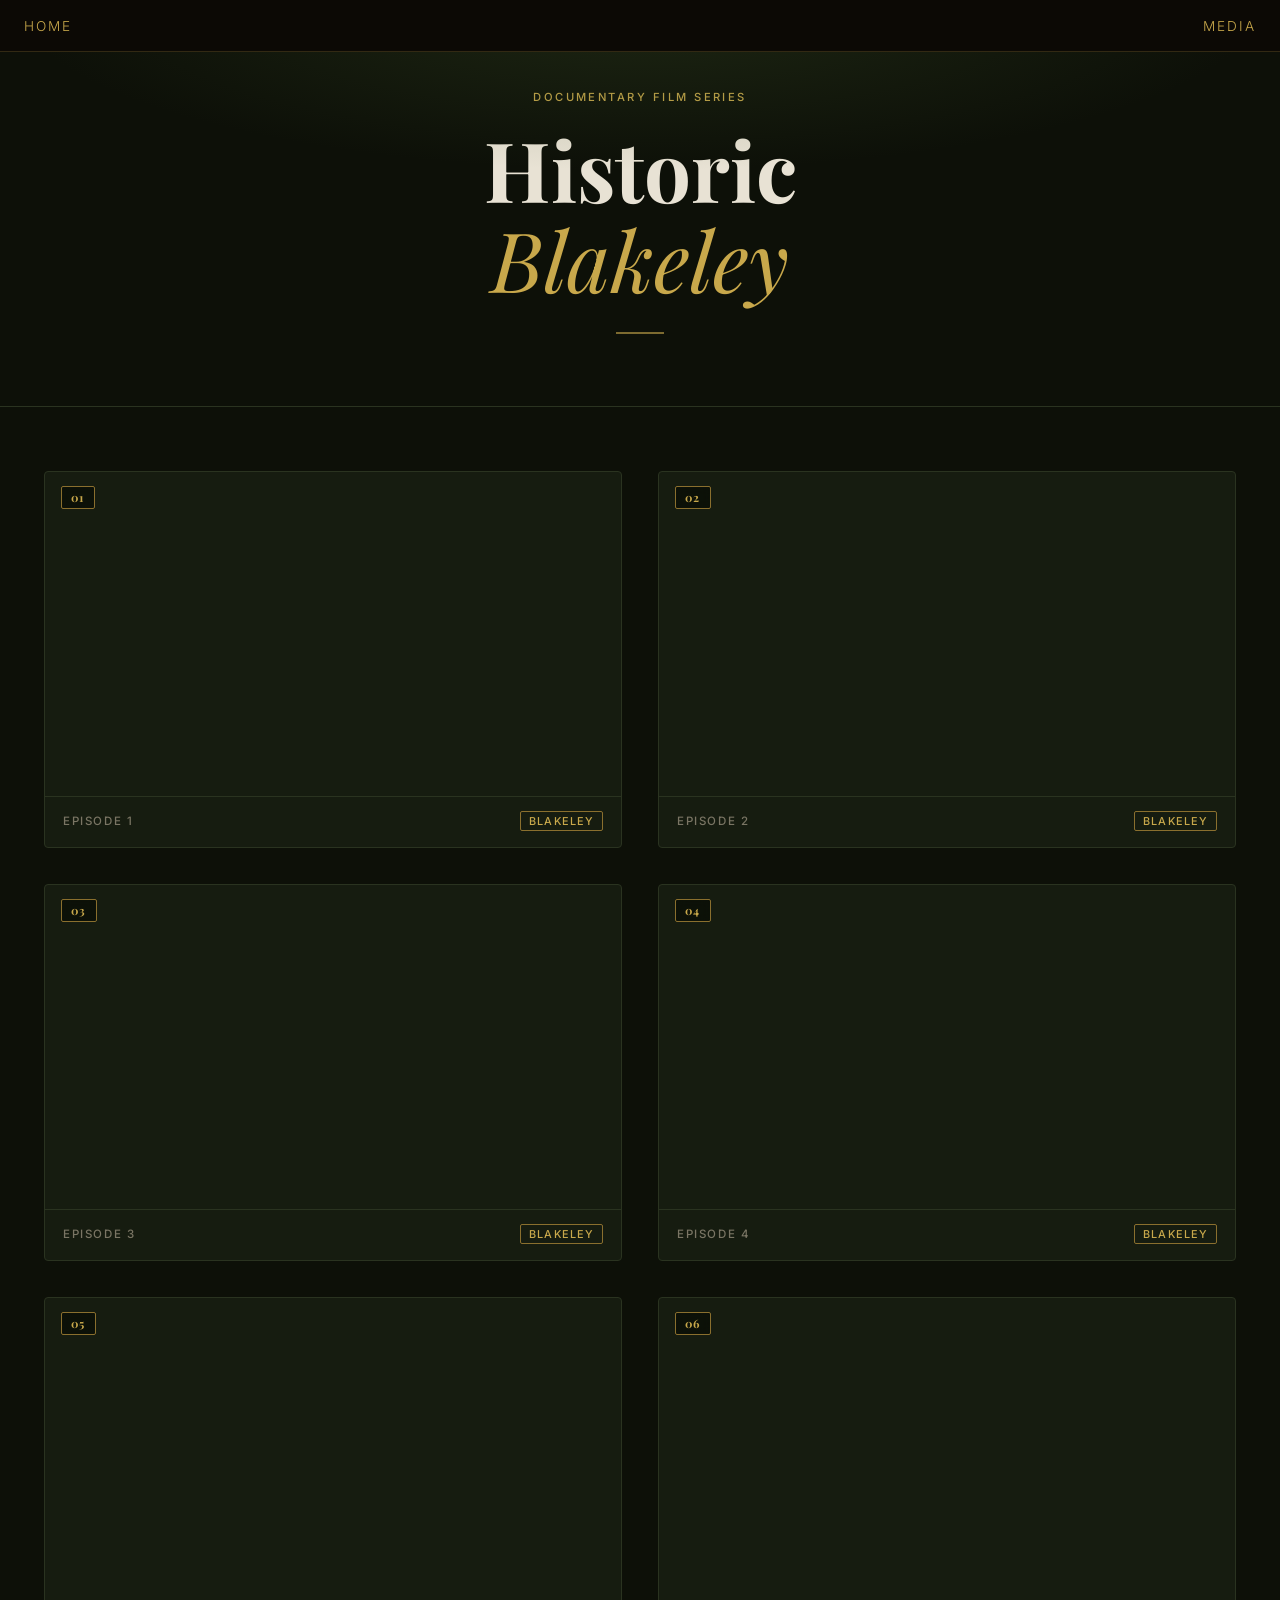
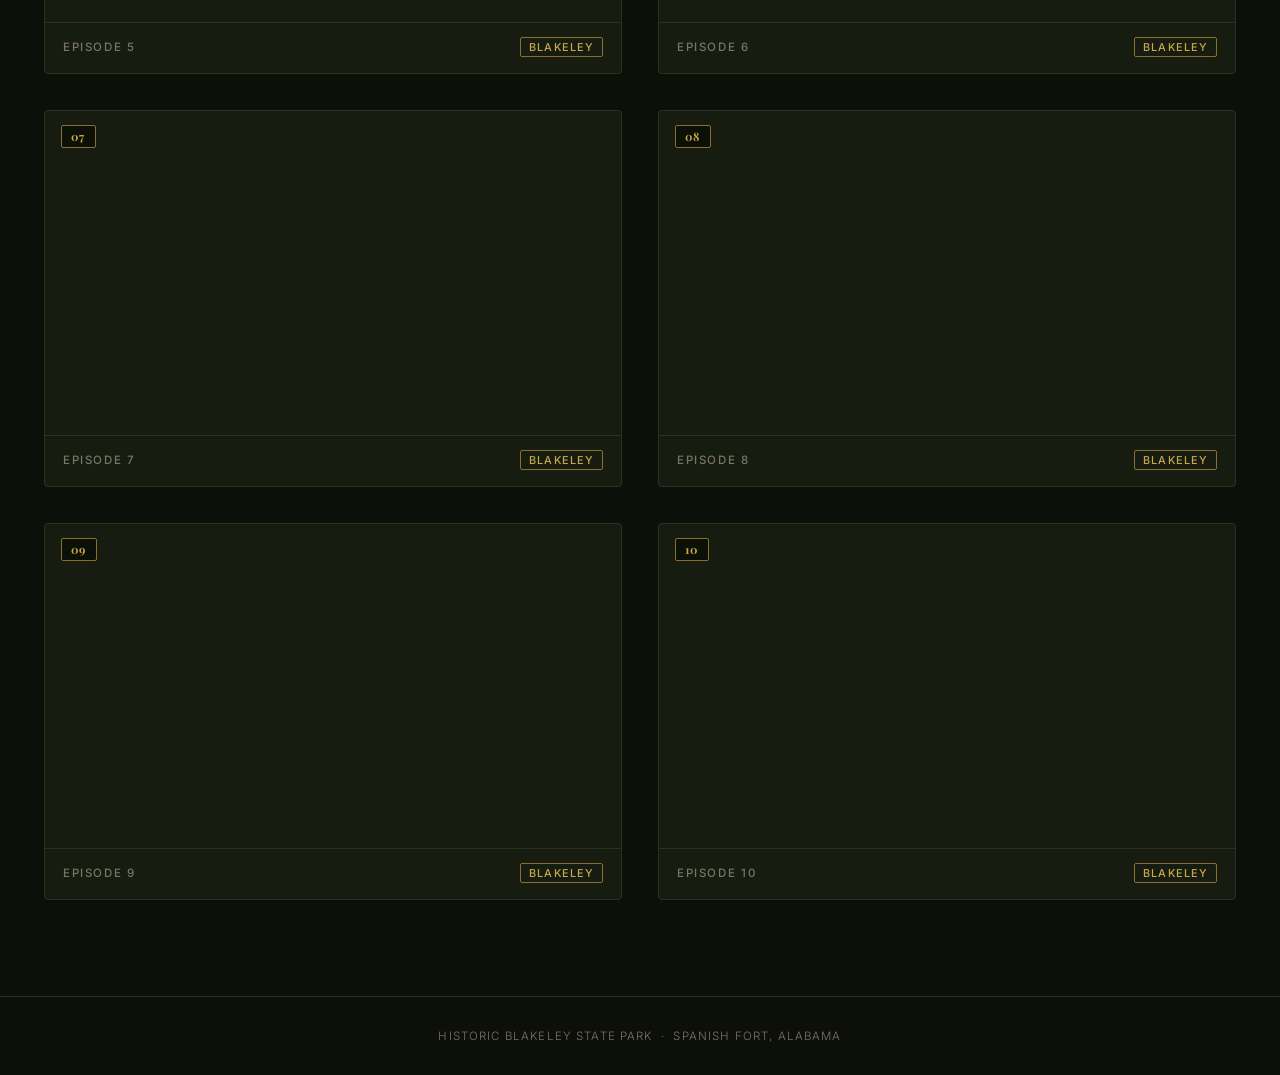
<file: blakeleyvids.html>
<!DOCTYPE html>
<html lang="en">
<head>
  <meta charset="UTF-8">
  <meta name="viewport" content="width=device-width, initial-scale=1.0">
  <title>Historic Blakeley — Film Series</title>
  <link rel="preconnect" href="https://fonts.googleapis.com">
  <link href="https://fonts.googleapis.com/css2?family=Playfair+Display:ital,wght@0,700;1,400&family=Inter:wght@300;400;500&display=swap" rel="stylesheet">

  <style>
    *, *::before, *::after { box-sizing: border-box; margin: 0; padding: 0; }

    :root {
      --bg:        #0d1008;
      --surface:   #161c10;
      --border:    #2a3320;
      --gold:      #c8a84b;
      --gold-dim:  #8a6f2e;
      --green:     #3d5228;
      --text:      #e8e2d4;
      --muted:     #7a7564;
      --overlay:   rgba(10, 14, 6, 0.72);
    }

    html { scroll-behavior: smooth; }

    body {
      background: var(--bg);
      color: var(--text);
      font-family: 'Inter', sans-serif;
      font-weight: 300;
      font-size: 18px;
      min-height: 100vh;
    }

    nav {
      position: fixed;
      top: 0;
      left: 0;
      right: 0;
      z-index: 300;
      display: flex;
      align-items: center;
      justify-content: space-between;
      padding: 0 24px;
      height: 52px;
      background: rgba(13, 10, 6, 0.98);
      border-bottom: 1px solid rgba(200, 168, 75, 0.2);
    }

    nav a {
      font-family: 'Inter', sans-serif;
      font-size: 0.85rem;
      letter-spacing: 0.14em;
      text-transform: uppercase;
      color: var(--gold);
      text-decoration: none;
    }

    .hero {
      padding-top: 142px;
    }

    /* ── HERO ───────────────────────────────── */
    .hero {
      position: relative;
      text-align: center;
      padding: 90px 24px 72px;
      border-bottom: 1px solid var(--border);
      overflow: hidden;
    }

    .hero::before {
      content: '';
      position: absolute;
      inset: 0;
      background:
        radial-gradient(ellipse 70% 60% at 50% 0%, rgba(61,82,40,0.35) 0%, transparent 70%);
      pointer-events: none;
    }

    .hero-eyebrow {
      font-family: 'Inter', sans-serif;
      font-size: 0.7rem;
      font-weight: 500;
      letter-spacing: 0.22em;
      text-transform: uppercase;
      color: var(--gold);
      margin-bottom: 20px;
    }

    .hero-title {
      font-family: 'Playfair Display', serif;
      font-size: clamp(2.8rem, 7vw, 5.2rem);
      font-weight: 700;
      line-height: 1.08;
      color: var(--text);
      margin-bottom: 10px;
    }

    .hero-title em {
      font-style: italic;
      font-weight: 400;
      color: var(--gold);
    }

    .hero-sub {
      font-size: 0.95rem;
      color: var(--muted);
      max-width: 480px;
      margin: 18px auto 0;
      line-height: 1.7;
    }

    .hero-rule {
      width: 48px;
      height: 2px;
      background: var(--gold);
      margin: 28px auto 0;
      opacity: 0.6;
    }

    /* ── GRID ───────────────────────────────── */
    .gallery {
      max-width: 1240px;
      margin: 0 auto;
      padding: 64px 24px 96px;
      display: grid;
      grid-template-columns: repeat(auto-fill, minmax(min(100%, 540px), 1fr));
      gap: 36px;
    }

    /* ── CARD ───────────────────────────────── */
    .card {
      position: relative;
      background: var(--surface);
      border: 1px solid var(--border);
      border-radius: 4px;
      overflow: hidden;
      transition: border-color 0.3s, transform 0.3s, box-shadow 0.3s;
      cursor: pointer;
    }

    .card:hover {
      border-color: var(--gold-dim);
      transform: translateY(-4px);
      box-shadow: 0 20px 50px rgba(0,0,0,0.55), 0 0 0 1px var(--gold-dim);
    }

    /* number badge */
    .card-num {
      position: absolute;
      top: 14px;
      left: 16px;
      z-index: 10;
      font-family: 'Playfair Display', serif;
      font-size: 0.72rem;
      font-weight: 700;
      letter-spacing: 0.12em;
      color: var(--gold);
      background: rgba(10, 14, 6, 0.75);
      padding: 3px 9px;
      border: 1px solid var(--gold-dim);
      border-radius: 2px;
      backdrop-filter: blur(4px);
    }

    /* play pulse — shown on hover */
    .card-play {
      position: absolute;
      inset: 0;
      z-index: 9;
      display: flex;
      align-items: center;
      justify-content: center;
      opacity: 0;
      background: var(--overlay);
      transition: opacity 0.3s;
      pointer-events: none;
    }

    .card:hover .card-play { opacity: 1; }

    .play-icon {
      width: 64px;
      height: 64px;
      border: 2px solid var(--gold);
      border-radius: 50%;
      display: flex;
      align-items: center;
      justify-content: center;
      animation: pulse 2s ease-in-out infinite;
    }

    .play-icon svg {
      fill: var(--gold);
      margin-left: 4px;
    }

    @keyframes pulse {
      0%, 100% { box-shadow: 0 0 0 0 rgba(200,168,75,0.5); }
      50%       { box-shadow: 0 0 0 14px rgba(200,168,75,0); }
    }

    /* iframe wrapper */
    .card-video {
      position: relative;
      width: 100%;
      aspect-ratio: 16/9;
    }

    .card-video iframe {
      position: absolute;
      inset: 0;
      width: 100%;
      height: 100%;
      border: none;
      display: block;
    }

    /* card footer */
    .card-footer {
      padding: 14px 18px 16px;
      display: flex;
      align-items: center;
      justify-content: space-between;
      border-top: 1px solid var(--border);
    }

    .card-label {
      font-size: 0.72rem;
      font-weight: 500;
      letter-spacing: 0.14em;
      text-transform: uppercase;
      color: var(--muted);
    }

    .card-tag {
      font-size: 0.68rem;
      font-weight: 500;
      letter-spacing: 0.1em;
      text-transform: uppercase;
      color: var(--gold);
      border: 1px solid var(--gold-dim);
      padding: 2px 8px;
      border-radius: 2px;
    }

    /* ── FOOTER ─────────────────────────────── */
    .site-footer {
      text-align: center;
      padding: 32px 24px;
      border-top: 1px solid var(--border);
      font-size: 0.72rem;
      letter-spacing: 0.1em;
      text-transform: uppercase;
      color: var(--muted);
    }

    /* ── RESPONSIVE ─────────────────────────── */
    @media (max-width: 600px) {
      .hero { padding: 60px 16px 52px; }
      .gallery { gap: 24px; padding: 40px 16px 64px; }
    }

    @media (prefers-reduced-motion: reduce) {
      .play-icon { animation: none; }
      .card { transition: none; }
    }
  </style>
</head>
<body>

  <nav>
    <a href="index.html">Home</a>
    <a href="media.html">Media</a>
  </nav>

  <header class="hero">
    <p class="hero-eyebrow">Documentary Film Series</p>
    <h1 class="hero-title">Historic<br><em>Blakeley</em></h1>
    <p class="hero-sub"></p>
    <div class="hero-rule"></div>
  </header>

  <main class="gallery">

    <article class="card">
      <span class="card-num">01</span>
      <div class="card-play">
        <div class="play-icon">
          <svg viewBox="0 0 24 24" width="26" height="26"><path d="M8 5v14l11-7z"/></svg>
        </div>
      </div>
      <div class="card-video">
        <iframe src="https://player.vimeo.com/video/839810900?h=30a92dfeed" allow="autoplay; fullscreen" allowfullscreen></iframe>
      </div>
      <div class="card-footer">
        <span class="card-label">Episode 1</span>
        <span class="card-tag">Blakeley</span>
      </div>
    </article>

    <article class="card">
      <span class="card-num">02</span>
      <div class="card-play">
        <div class="play-icon">
          <svg viewBox="0 0 24 24" width="26" height="26"><path d="M8 5v14l11-7z"/></svg>
        </div>
      </div>
      <div class="card-video">
        <iframe src="https://player.vimeo.com/video/839802081?h=063af79134" allow="autoplay; fullscreen" allowfullscreen></iframe>
      </div>
      <div class="card-footer">
        <span class="card-label">Episode 2</span>
        <span class="card-tag">Blakeley</span>
      </div>
    </article>

    <article class="card">
      <span class="card-num">03</span>
      <div class="card-play">
        <div class="play-icon">
          <svg viewBox="0 0 24 24" width="26" height="26"><path d="M8 5v14l11-7z"/></svg>
        </div>
      </div>
      <div class="card-video">
        <iframe src="https://player.vimeo.com/video/839770501?h=c9be12c044" allow="autoplay; fullscreen" allowfullscreen></iframe>
      </div>
      <div class="card-footer">
        <span class="card-label">Episode 3</span>
        <span class="card-tag">Blakeley</span>
      </div>
    </article>

    <article class="card">
      <span class="card-num">04</span>
      <div class="card-play">
        <div class="play-icon">
          <svg viewBox="0 0 24 24" width="26" height="26"><path d="M8 5v14l11-7z"/></svg>
        </div>
      </div>
      <div class="card-video">
        <iframe src="https://player.vimeo.com/video/839806456?h=459c25afe3" allow="autoplay; fullscreen" allowfullscreen></iframe>
      </div>
      <div class="card-footer">
        <span class="card-label">Episode 4</span>
        <span class="card-tag">Blakeley</span>
      </div>
    </article>

    <article class="card">
      <span class="card-num">05</span>
      <div class="card-play">
        <div class="play-icon">
          <svg viewBox="0 0 24 24" width="26" height="26"><path d="M8 5v14l11-7z"/></svg>
        </div>
      </div>
      <div class="card-video">
        <iframe src="https://player.vimeo.com/video/839777726?h=85695a4867" allow="autoplay; fullscreen" allowfullscreen></iframe>
      </div>
      <div class="card-footer">
        <span class="card-label">Episode 5</span>
        <span class="card-tag">Blakeley</span>
      </div>
    </article>

    <article class="card">
      <span class="card-num">06</span>
      <div class="card-play">
        <div class="play-icon">
          <svg viewBox="0 0 24 24" width="26" height="26"><path d="M8 5v14l11-7z"/></svg>
        </div>
      </div>
      <div class="card-video">
        <iframe src="https://player.vimeo.com/video/839787203?h=27a2d0c96d" allow="autoplay; fullscreen" allowfullscreen></iframe>
      </div>
      <div class="card-footer">
        <span class="card-label">Episode 6</span>
        <span class="card-tag">Blakeley</span>
      </div>
    </article>

    <article class="card">
      <span class="card-num">07</span>
      <div class="card-play">
        <div class="play-icon">
          <svg viewBox="0 0 24 24" width="26" height="26"><path d="M8 5v14l11-7z"/></svg>
        </div>
      </div>
      <div class="card-video">
        <iframe src="https://player.vimeo.com/video/839791641?h=49dc597c41" allow="autoplay; fullscreen" allowfullscreen></iframe>
      </div>
      <div class="card-footer">
        <span class="card-label">Episode 7</span>
        <span class="card-tag">Blakeley</span>
      </div>
    </article>

    <article class="card">
      <span class="card-num">08</span>
      <div class="card-play">
        <div class="play-icon">
          <svg viewBox="0 0 24 24" width="26" height="26"><path d="M8 5v14l11-7z"/></svg>
        </div>
      </div>
      <div class="card-video">
        <iframe src="https://player.vimeo.com/video/839797437?h=011c1168a4" allow="autoplay; fullscreen" allowfullscreen></iframe>
      </div>
      <div class="card-footer">
        <span class="card-label">Episode 8</span>
        <span class="card-tag">Blakeley</span>
      </div>
    </article>

    <article class="card">
      <span class="card-num">09</span>
      <div class="card-play">
        <div class="play-icon">
          <svg viewBox="0 0 24 24" width="26" height="26"><path d="M8 5v14l11-7z"/></svg>
        </div>
      </div>
      <div class="card-video">
        <iframe src="https://player.vimeo.com/video/839783687?h=970bab69c7" allow="autoplay; fullscreen" allowfullscreen></iframe>
      </div>
      <div class="card-footer">
        <span class="card-label">Episode 9</span>
        <span class="card-tag">Blakeley</span>
      </div>
    </article>

    <article class="card">
      <span class="card-num">10</span>
      <div class="card-play">
        <div class="play-icon">
          <svg viewBox="0 0 24 24" width="26" height="26"><path d="M8 5v14l11-7z"/></svg>
        </div>
      </div>
      <div class="card-video">
        <iframe src="https://player.vimeo.com/video/839826063?h=15b26c9b9d" allow="autoplay; fullscreen" allowfullscreen></iframe>
      </div>
      <div class="card-footer">
        <span class="card-label">Episode 10</span>
        <span class="card-tag">Blakeley</span>
      </div>
    </article>

  </main>

  <footer class="site-footer">
    Historic Blakeley State Park &nbsp;·&nbsp; Spanish Fort, Alabama
  </footer>

</body>
</html>
</file>
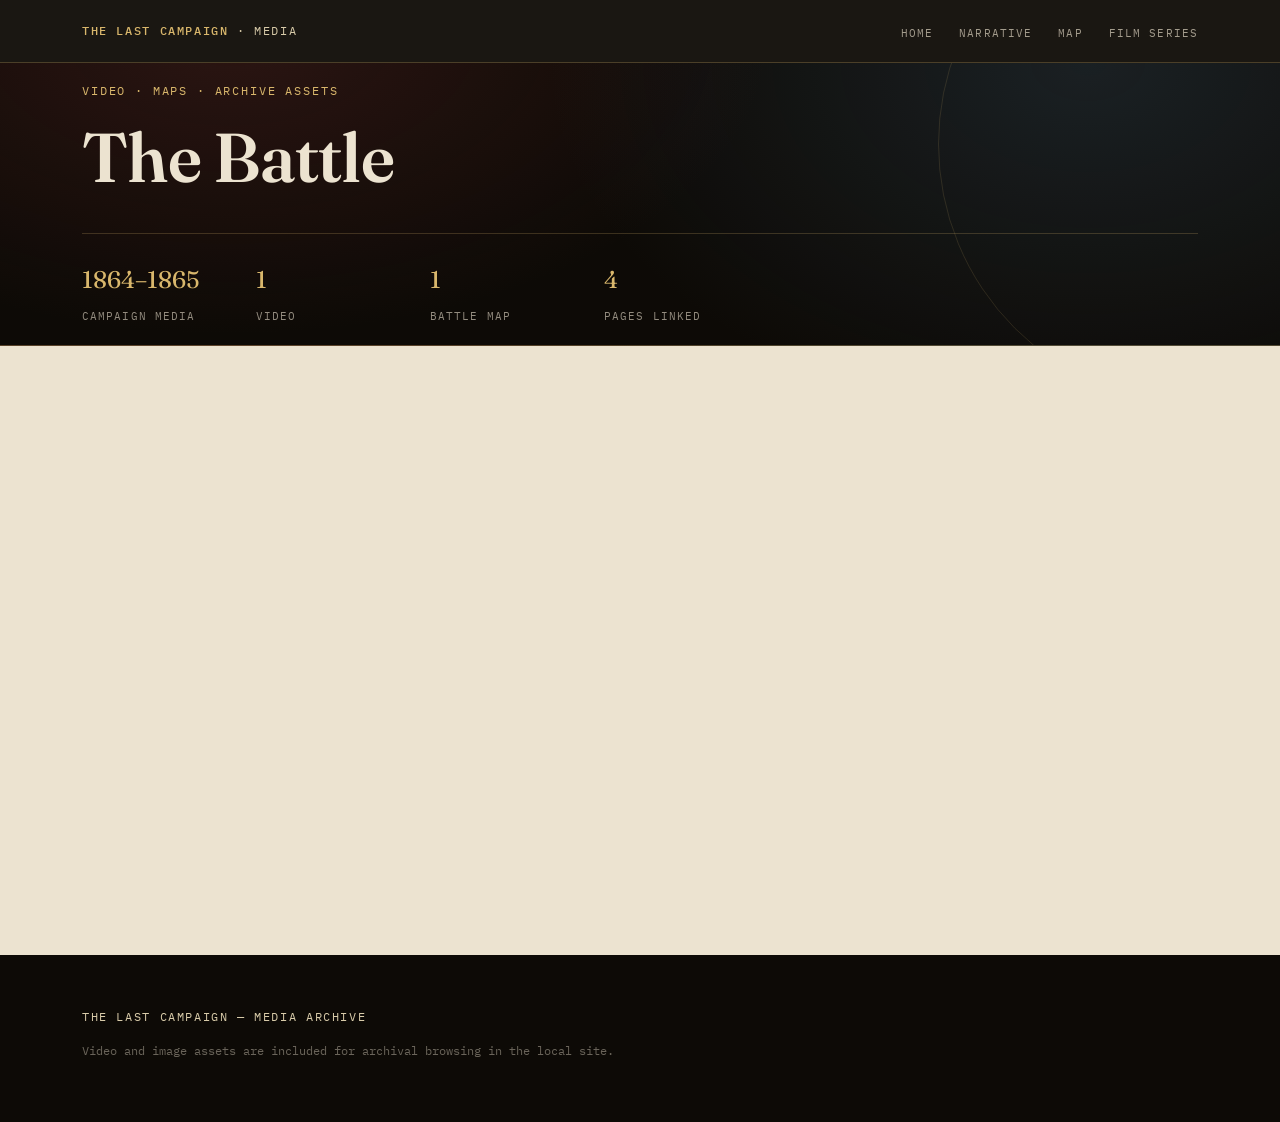
<file: media.html>
<!DOCTYPE html>
<html lang="en">
<head>
  <meta charset="UTF-8">
  <meta name="viewport" content="width=device-width, initial-scale=1.0">
  <title>The Last Campaign — Media</title>
  <meta name="description" content="Video and media assets for the Mobile Bay, Spanish Fort, and Fort Blakeley campaign.">
  <link rel="stylesheet" href="style.css">
</head>
<body>

<div class="topbar">
  <div class="topbar-inner">
    <div class="topbar-mark"><strong>The Last Campaign</strong> · Media</div>
    <ul class="topbar-links">
      <li><a href="index.html">Home</a></li>
      <li><a href="battles.html">Narrative</a></li>
      <li><a href="mobile-campaign-3d-map-mobile_1.html">Map</a></li>
      <li><a href="blakeleyvids.html">Film Series</a></li>
    </ul>
  </div>
</div>

<header class="hero">
  <div class="hero-inner">
    <div class="eyebrow">Video · Maps · Archive assets</div>
    <h1>The Battle</h1>
    <p class="hero-lede"></p>
    <div class="hero-dates">
      <div><span class="num">1864–1865</span><span class="lbl">Campaign media</span></div>
      <div><span class="num">1</span><span class="lbl">Video</span></div>
      <div><span class="num">1</span><span class="lbl">Battle map</span></div>
      <div><span class="num">4</span><span class="lbl">Pages linked</span></div>
    </div>
  </div>
</header>

<div class="wrap">
<iframe width="100%" height="600" src="https://www.youtube.com/embed/mHOp3oOFmu0?si=lAP4Df9VyOFWKI8z" title="YouTube video player" frameborder="0" allow="accelerometer; autoplay; clipboard-write; encrypted-media; gyroscope; picture-in-picture; web-share" referrerpolicy="strict-origin-when-cross-origin" allowfullscreen></iframe>
</div>

<footer>
  <div class="wrap">
    <div class="footer-title">The Last Campaign — Media Archive</div>
    <div class="footer-sources">Video and image assets are included for archival browsing in the local site.</div>
  </div>
</footer>

</body>
</html>
</file>
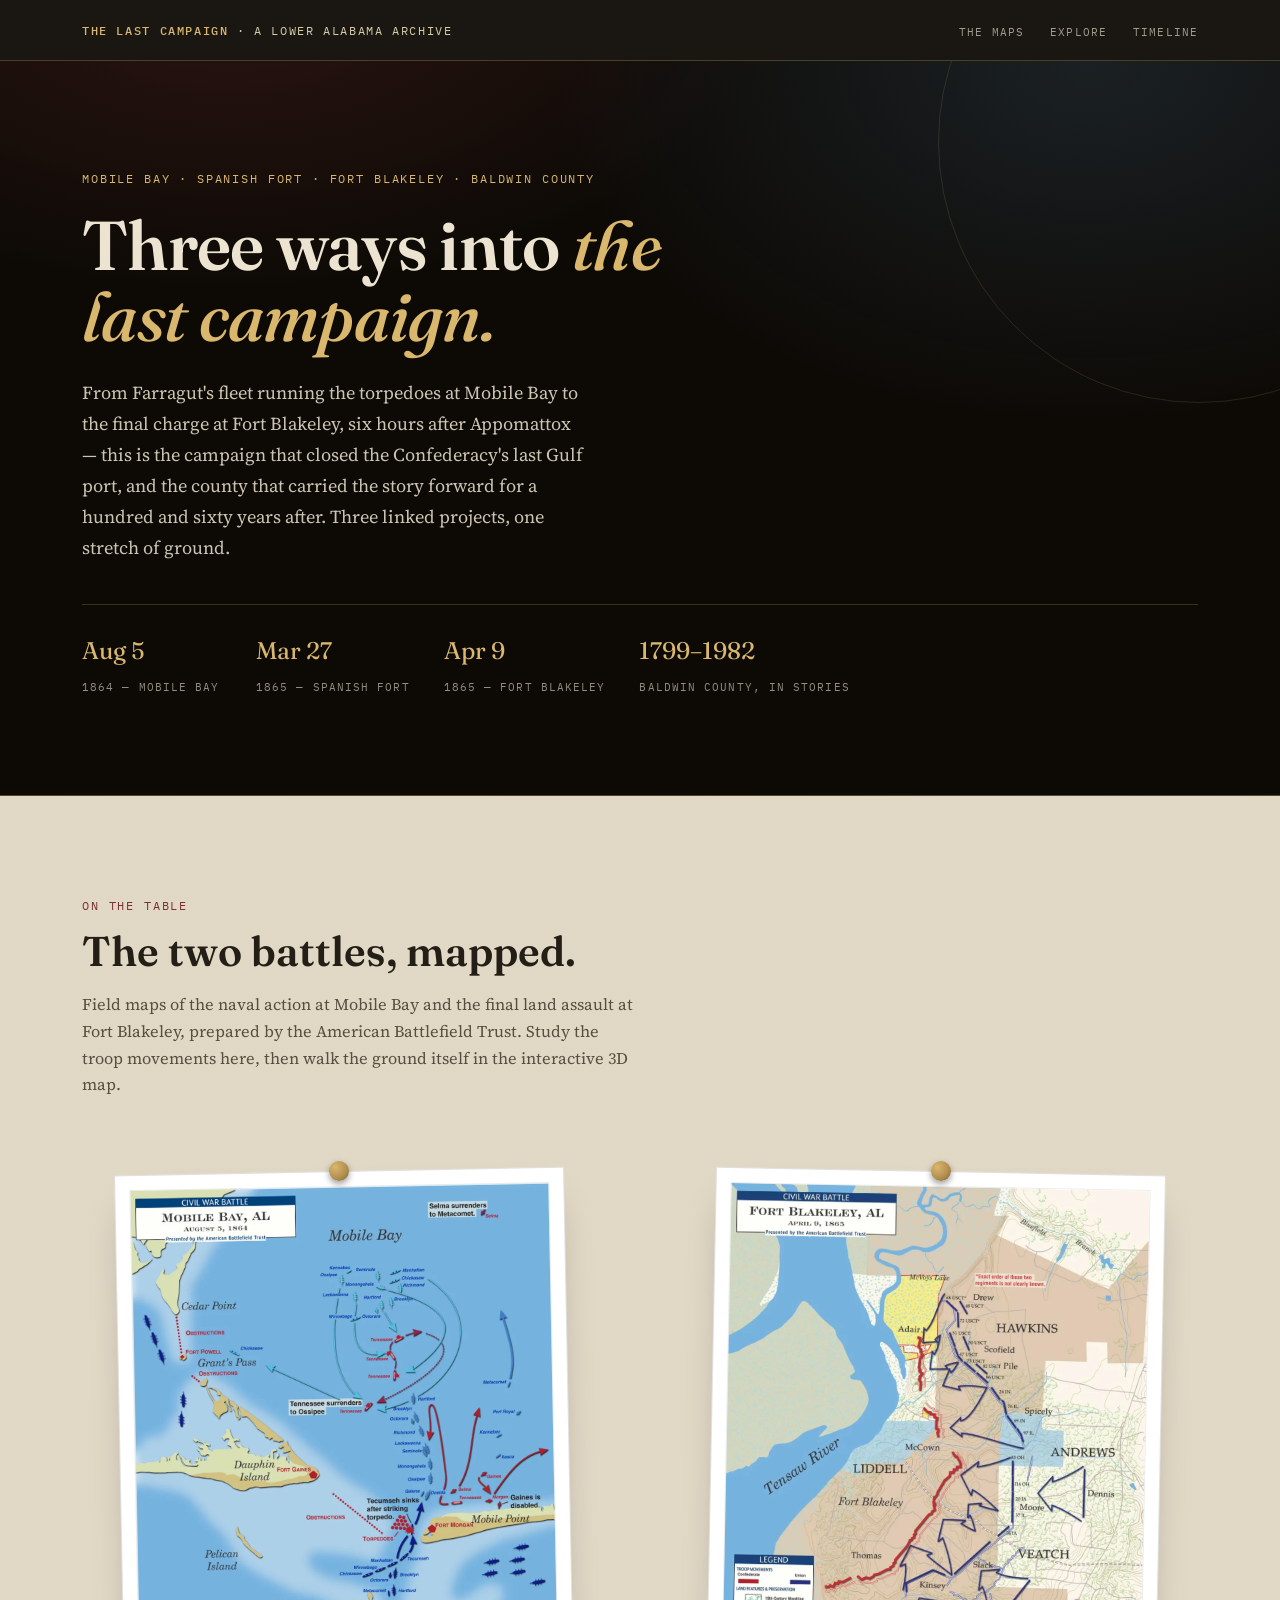
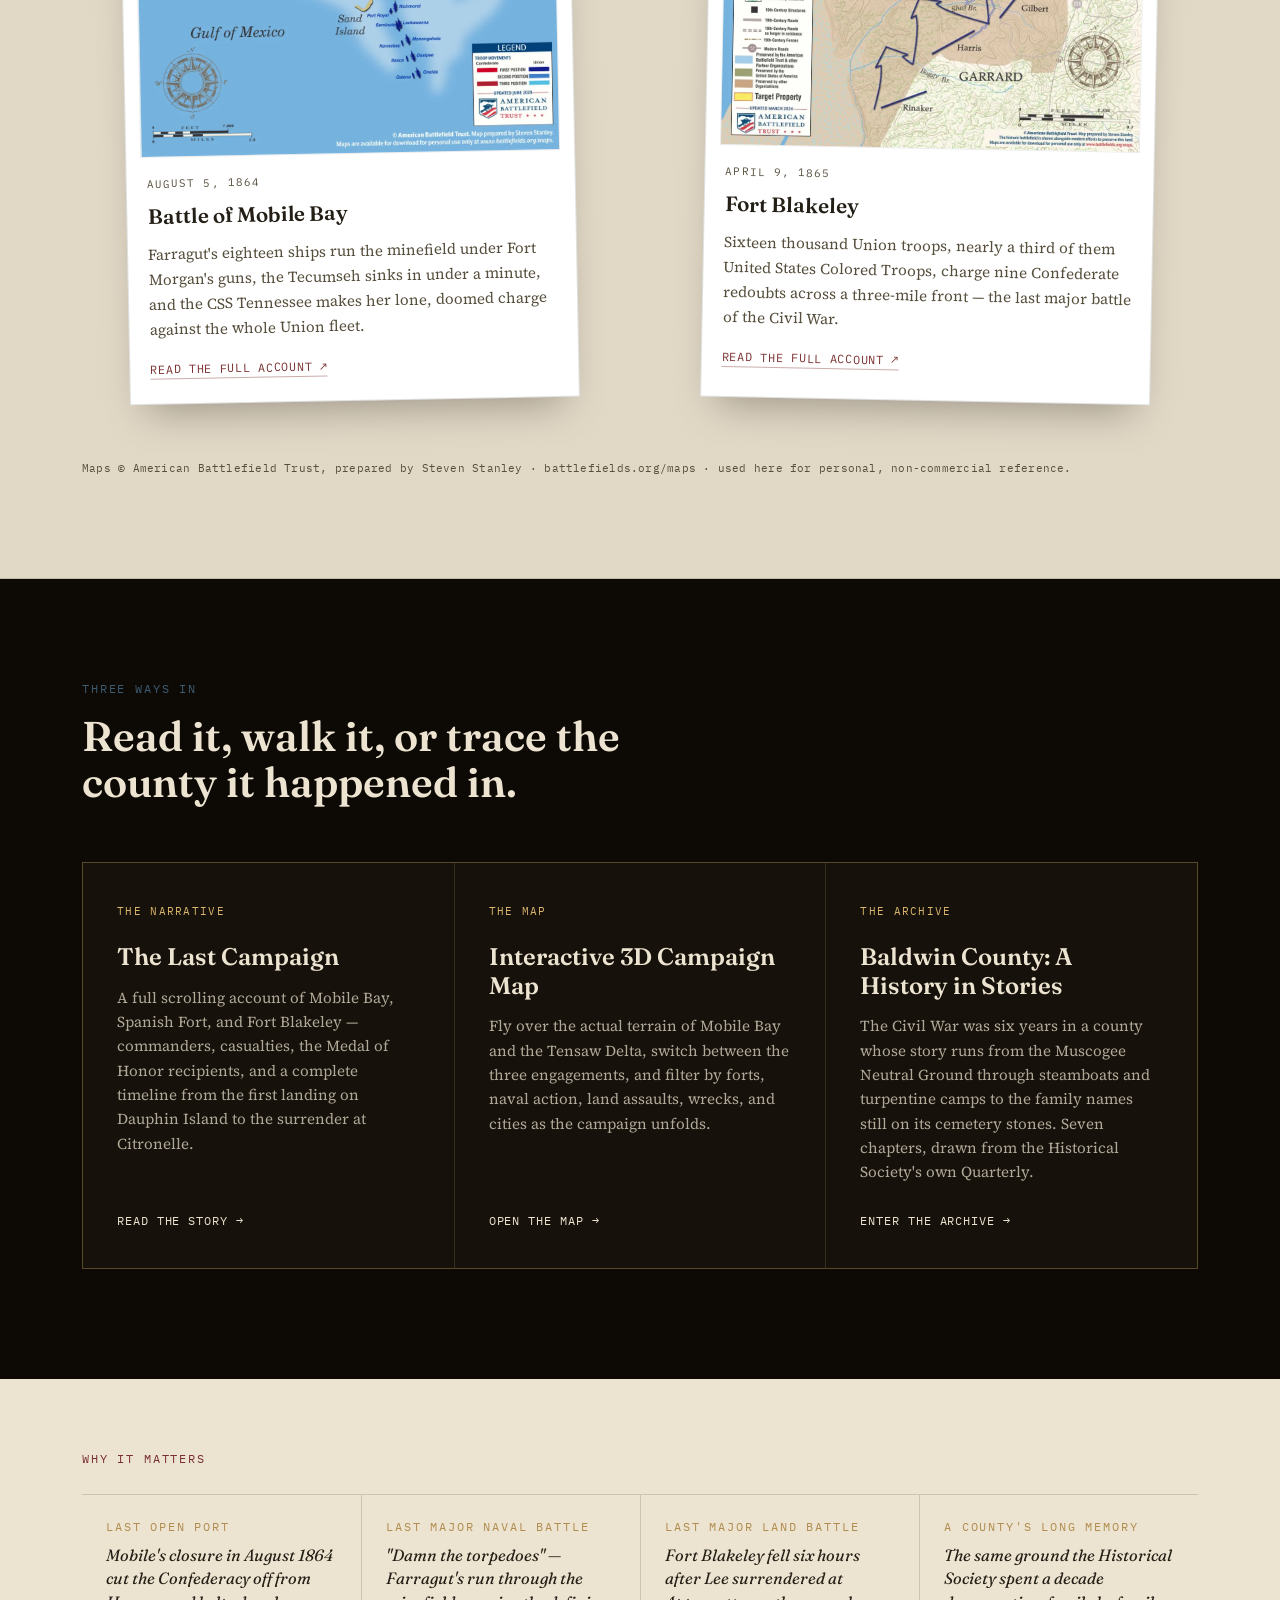
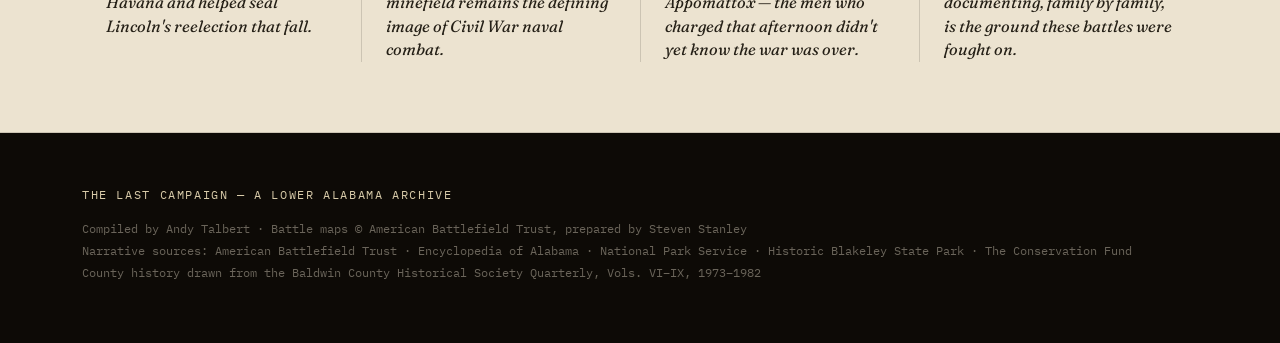
<file: last-campaign-hub/hub/entry.html>
<!DOCTYPE html>
<html lang="en">
<head>
<meta charset="UTF-8">
<meta name="viewport" content="width=device-width, initial-scale=1.0">
<meta name="theme-color" content="#0d0a06">
<title>The Last Campaign — A Lower Alabama Archive</title>
<meta name="description" content="A gateway to three linked history projects on the 1864–1865 Mobile Campaign and Baldwin County, Alabama.">
<link rel="stylesheet" href="style.css">
</head>
<body>

<div class="topbar">
  <div class="topbar-inner">
    <div class="topbar-mark"><strong>The Last Campaign</strong> · A Lower Alabama Archive</div>
    <ul class="topbar-links">
      <li><a href="#maps">The Maps</a></li>
      <li><a href="#routes">Explore</a></li>
      <li><a href="#timeline">Timeline</a></li>
    </ul>
  </div>
</div>

<header class="hero">
  <div class="hero-inner">
    <div class="eyebrow">Mobile Bay · Spanish Fort · Fort Blakeley · Baldwin County</div>
    <h1>Three ways into <em>the last campaign.</em></h1>
    <p class="hero-lede">
      From Farragut's fleet running the torpedoes at Mobile Bay to the final charge
      at Fort Blakeley, six hours after Appomattox — this is the campaign that closed
      the Confederacy's last Gulf port, and the county that carried the story forward
      for a hundred and sixty years after. Three linked projects, one stretch of ground.
    </p>
    <div class="hero-dates">
      <div><span class="num">Aug 5</span><span class="lbl">1864 — Mobile Bay</span></div>
      <div><span class="num">Mar 27</span><span class="lbl">1865 — Spanish Fort</span></div>
      <div><span class="num">Apr 9</span><span class="lbl">1865 — Fort Blakeley</span></div>
      <div><span class="num">1799–1982</span><span class="lbl">Baldwin County, in stories</span></div>
    </div>
  </div>
</header>

<section class="maptable" id="maps">
  <div class="wrap">
    <div class="maptable-head">
      <div class="eyebrow">On the table</div>
      <h2>The two battles, mapped.</h2>
      <p>Field maps of the naval action at Mobile Bay and the final land assault at
        Fort Blakeley, prepared by the American Battlefield Trust. Study the troop
        movements here, then walk the ground itself in the interactive 3D map.</p>
    </div>

    <div class="maptable-grid">
      <figure class="doc">
        <span class="doc-pin"></span>
        <img src="assets/mobilebay.png" alt="Map of the Battle of Mobile Bay, August 5, 1864, showing Union fleet columns passing Fort Morgan and the Confederate torpedo field.">
        <figcaption class="doc-cap">
          <span class="doc-eyebrow">August 5, 1864</span>
          <h3>Battle of Mobile Bay</h3>
          <p>Farragut's eighteen ships run the minefield under Fort Morgan's guns,
            the Tecumseh sinks in under a minute, and the CSS Tennessee makes her
            lone, doomed charge against the whole Union fleet.</p>
          <a class="doc-link" href="https://bamaone251.github.io/battle/#mobile-bay">Read the full account ↗</a>
        </figcaption>
      </figure>

      <figure class="doc">
        <span class="doc-pin"></span>
        <img src="assets/blakeley.png" alt="Map of the Battle of Fort Blakeley, April 9, 1865, showing nine Confederate redoubts and the Union charge across a three-mile front.">
        <figcaption class="doc-cap">
          <span class="doc-eyebrow">April 9, 1865</span>
          <h3>Fort Blakeley</h3>
          <p>Sixteen thousand Union troops, nearly a third of them United States
            Colored Troops, charge nine Confederate redoubts across a three-mile
            front — the last major battle of the Civil War.</p>
          <a class="doc-link" href="https://bamaone251.github.io/battle/#blakeley">Read the full account ↗</a>
        </figcaption>
      </figure>
    </div>

    <p class="map-credit">Maps © American Battlefield Trust, prepared by Steven Stanley · battlefields.org/maps · used here for personal, non-commercial reference.</p>
  </div>
</section>

<section class="routes" id="routes">
  <div class="wrap">
    <div class="routes-head">
      <div class="eyebrow">Three ways in</div>
      <h2>Read it, walk it, or trace the county it happened in.</h2>
    </div>

    <div class="routes-grid">
      <a class="route" href="https://bamaone251.github.io/battle/" target="_blank" rel="noopener">
        <div class="route-tag">The Narrative</div>
        <h3>The Last Campaign</h3>
        <p>A full scrolling account of Mobile Bay, Spanish Fort, and Fort Blakeley —
          commanders, casualties, the Medal of Honor recipients, and a complete
          timeline from the first landing on Dauphin Island to the surrender
          at Citronelle.</p>
        <span class="route-go">Read the story <span class="arrow">→</span></span>
      </a>

      <a class="route" href="https://bamaone251.github.io/battlemap/" target="_blank" rel="noopener">
        <div class="route-tag">The Map</div>
        <h3>Interactive 3D Campaign Map</h3>
        <p>Fly over the actual terrain of Mobile Bay and the Tensaw Delta, switch
          between the three engagements, and filter by forts, naval action, land
          assaults, wrecks, and cities as the campaign unfolds.</p>
        <span class="route-go">Open the map <span class="arrow">→</span></span>
      </a>

      <a class="route" href="https://bamaone251.github.io/baldwincounty/" target="_blank" rel="noopener">
        <div class="route-tag">The Archive</div>
        <h3>Baldwin County: A History in Stories</h3>
        <p>The Civil War was six years in a county whose story runs from the
          Muscogee Neutral Ground through steamboats and turpentine camps to
          the family names still on its cemetery stones. Seven chapters, drawn
          from the Historical Society's own Quarterly.</p>
        <span class="route-go">Enter the archive <span class="arrow">→</span></span>
      </a>
    </div>
  </div>
</section>

<section class="strip" id="timeline">
  <div class="wrap">
    <div class="eyebrow" style="color:var(--confederate); margin-bottom:26px;">Why it matters</div>
    <div class="strip-row">
      <div class="strip-item">
        <div class="eyebrow">Last open port</div>
        <p>Mobile's closure in August 1864 cut the Confederacy off from Havana
          and helped seal Lincoln's reelection that fall.</p>
      </div>
      <div class="strip-item">
        <div class="eyebrow">Last major naval battle</div>
        <p>"Damn the torpedoes" — Farragut's run through the minefield remains
          the defining image of Civil War naval combat.</p>
      </div>
      <div class="strip-item">
        <div class="eyebrow">Last major land battle</div>
        <p>Fort Blakeley fell six hours after Lee surrendered at Appomattox —
          the men who charged that afternoon didn't yet know the war was over.</p>
      </div>
      <div class="strip-item">
        <div class="eyebrow">A county's long memory</div>
        <p>The same ground the Historical Society spent a decade documenting,
          family by family, is the ground these battles were fought on.</p>
      </div>
    </div>
  </div>
</section>

<footer>
  <div class="wrap">
    <div class="footer-title">The Last Campaign — A Lower Alabama Archive</div>
    <div class="footer-sources">
      Compiled by Andy Talbert · Battle maps © American Battlefield Trust, prepared by Steven Stanley<br>
      Narrative sources: American Battlefield Trust · Encyclopedia of Alabama · National Park Service ·
      Historic Blakeley State Park · The Conservation Fund<br>
      County history drawn from the Baldwin County Historical Society Quarterly, Vols. VI–IX, 1973–1982
    </div>
  </div>
</footer>

</body>
</html>
</file>
<file: style.css>
/* ============================================================
   THE LAST CAMPAIGN — hub stylesheet
   A dossier/war-table aesthetic for three linked history projects.
   ============================================================ */

@import url('https://fonts.googleapis.com/css2?family=Fraunces:ital,opsz,wght@0,9..144,300;0,9..144,400;0,9..144,600;0,9..144,700;1,9..144,500&family=Source+Serif+4:ital,wght@0,400;0,600;1,400&family=IBM+Plex+Mono:wght@400;500&display=swap');

:root{
  /* ---- palette ---- */
  --ink:            #0d0a06;   /* near-black, matches the 3D map's own theme color */
  --ink-soft:       #16110a;
  --parchment:      #ece3d0;
  --parchment-dim:  #d8cba9;
  --parchment-line: rgba(13,10,6,0.14);
  --brass:          #b08d4f;
  --brass-bright:   #d9b76c;
  --union:          #3c5a70;
  --confederate:    #7a3030;
  --text-dark:      #241f16;
  --text-dim:       #574f3d;

  /* ---- type ---- */
  --display: 'Fraunces', Georgia, serif;
  --body:    'Source Serif 4', Georgia, serif;
  --mono:    'IBM Plex Mono', 'Courier New', monospace;

  --max: 1180px;
}

*{ box-sizing: border-box; }
html{ scroll-behavior: smooth; }

body{
  margin: 0;
  background: var(--parchment);
  color: var(--text-dark);
  font-family: var(--body);
  font-size: 18px;
  line-height: 1.65;
  -webkit-font-smoothing: antialiased;
}

img{ max-width: 100%; display: block; }

a{ color: inherit; }

.wrap{
  max-width: var(--max);
  margin: 0 auto;
  padding: 0 32px;
}

.eyebrow{
  font-family: var(--mono);
  font-size: 0.72rem;
  letter-spacing: 0.16em;
  text-transform: uppercase;
}

/* ---------------------------------------------------------- */
/* TOP BAR                                                     */
/* ---------------------------------------------------------- */

.topbar{
  position: sticky;
  top: 0;
  z-index: 40;
  background: rgba(13,10,6,0.94);
  backdrop-filter: blur(6px);
  border-bottom: 1px solid rgba(217,183,108,0.25);
}

.topbar-inner{
  max-width: var(--max);
  margin: 0 auto;
  padding: 16px 32px;
  display: flex;
  align-items: center;
  justify-content: space-between;
  gap: 20px;
}

.topbar-mark{
  font-family: var(--mono);
  font-size: 0.72rem;
  letter-spacing: 0.14em;
  text-transform: uppercase;
  color: var(--parchment-dim);
}

.topbar-mark strong{
  color: var(--brass-bright);
  font-weight: 500;
}

.topbar-links{
  display: flex;
  gap: 26px;
  list-style: none;
  margin: 0;
  padding: 0;
}

.topbar-links a{
  font-family: var(--mono);
  font-size: 0.7rem;
  letter-spacing: 0.1em;
  text-transform: uppercase;
  text-decoration: none;
  color: rgba(236,227,208,0.65);
  transition: color 0.2s ease;
}

.topbar-links a:hover{ color: var(--brass-bright); }

/* ---------------------------------------------------------- */
/* HERO                                                         */
/* ---------------------------------------------------------- */

.hero{
  background:
    radial-gradient(ellipse 900px 500px at 18% -10%, rgba(122,48,48,0.28), transparent 60%),
    radial-gradient(ellipse 900px 600px at 85% 0%, rgba(60,90,112,0.28), transparent 60%),
    var(--ink);
  color: var(--parchment);
  padding: 18px 0 16px;
  border-bottom: 1px solid rgba(217,183,108,0.3);
  position: relative;
  overflow: hidden;
}

.hero::after{
  /* faint compass/topographic ring, purely decorative */
  content: "";
  position: absolute;
  right: -180px;
  top: -180px;
  width: 520px;
  height: 520px;
  border: 1px solid rgba(217,183,108,0.14);
  border-radius: 50%;
  pointer-events: none;
}

.hero-inner{
  max-width: var(--max);
  margin: 0 auto;
  padding: 0 32px;
  position: relative;
}

.hero .eyebrow{ color: var(--brass-bright); margin-bottom: 22px; }

.hero h1{
  font-family: var(--display);
  font-weight: 600;
  font-size: clamp(2.6rem, 5.4vw, 4.6rem);
  line-height: 1.03;
  margin: 0 0 26px;
  max-width: 15ch;
  letter-spacing: -0.01em;
}

.hero h1 em{
  font-style: italic;
  font-weight: 500;
  color: var(--brass-bright);
}

.hero-lede{
  font-size: 1.14rem;
  line-height: 1.7;
  max-width: 56ch;
  color: rgba(236,227,208,0.86);
  margin: 0 0 40px;
}

.hero-dates{
  display: flex;
  flex-wrap: wrap;
  gap: 34px;
  border-top: 1px solid rgba(217,183,108,0.22);
  padding-top: 26px;
}

.hero-dates div{ min-width: 140px; }

.hero-dates .num{
  font-family: var(--display);
  font-size: 1.5rem;
  color: var(--brass-bright);
  display: block;
}

.hero-dates .lbl{
  font-family: var(--mono);
  font-size: 0.68rem;
  letter-spacing: 0.1em;
  text-transform: uppercase;
  color: rgba(236,227,208,0.6);
}

/* ---------------------------------------------------------- */
/* MAP TABLE — the two campaign maps, styled as pinned docs    */
/* ---------------------------------------------------------- */

.maptable{
  background:
    linear-gradient(rgba(13,10,6,0.05), rgba(13,10,6,0.05)),
    var(--parchment);
  padding: 100px 0 90px;
  border-bottom: 1px solid var(--parchment-line);
}

.maptable-head{
  max-width: 62ch;
  margin: 0 0 56px;
}

.maptable-head .eyebrow{ color: var(--confederate); margin-bottom: 14px; }

.maptable-head h2{
  font-family: var(--display);
  font-size: clamp(1.9rem, 3.4vw, 2.6rem);
  font-weight: 600;
  margin: 0 0 16px;
  line-height: 1.1;
}

.maptable-head p{
  color: var(--text-dim);
  font-size: 1.02rem;
  margin: 0;
}

.maptable-grid{
  display: grid;
  grid-template-columns: 1fr 1fr;
  gap: 56px;
}

.doc{
  background: #fff;
  padding: 14px 14px 0;
  border: 1px solid rgba(13,10,6,0.12);
  box-shadow: 0 22px 40px -18px rgba(13,10,6,0.35);
  position: relative;
  transition: transform 0.35s ease, box-shadow 0.35s ease;
}

.doc:nth-child(1){ transform: rotate(-1.1deg); }
.doc:nth-child(2){ transform: rotate(1.1deg); }

.doc:hover{
  transform: rotate(0deg) translateY(-4px);
  box-shadow: 0 30px 50px -18px rgba(13,10,6,0.4);
}

.doc-pin{
  position: absolute;
  top: -11px;
  left: 50%;
  transform: translateX(-50%);
  width: 20px;
  height: 20px;
  border-radius: 50%;
  background: radial-gradient(circle at 32% 30%, var(--brass-bright), var(--brass) 60%, #7a5f2f 100%);
  box-shadow: 0 3px 6px rgba(13,10,6,0.4);
}

.doc img{ border: 1px solid rgba(13,10,6,0.08); }

.doc-cap{
  padding: 18px 6px 22px;
}

.doc-cap .doc-eyebrow{
  font-family: var(--mono);
  font-size: 0.68rem;
  letter-spacing: 0.1em;
  text-transform: uppercase;
  color: var(--text-dim);
  display: block;
  margin-bottom: 6px;
}

.doc-cap h3{
  font-family: var(--display);
  font-size: 1.3rem;
  font-weight: 600;
  margin: 0 0 8px;
}

.doc-cap p{
  color: var(--text-dim);
  font-size: 0.95rem;
  margin: 0 0 12px;
}

.doc-link{
  font-family: var(--mono);
  font-size: 0.74rem;
  letter-spacing: 0.06em;
  text-transform: uppercase;
  text-decoration: none;
  color: var(--confederate);
  border-bottom: 1px solid rgba(122,48,48,0.4);
  padding-bottom: 2px;
}

.doc-link:hover{ border-color: var(--confederate); }

.map-credit{
  margin-top: 40px;
  font-family: var(--mono);
  font-size: 0.7rem;
  color: var(--text-dim);
  letter-spacing: 0.02em;
}

/* ---------------------------------------------------------- */
/* THREE WAYS IN — the linked projects                         */
/* ---------------------------------------------------------- */

.routes{
  background: var(--ink);
  padding: 100px 0 110px;
}

.routes-head{
  max-width: 62ch;
  margin: 0 0 56px;
}

.routes-head .eyebrow{ color: var(--union); }

.routes-head h2{
  font-family: var(--display);
  font-size: clamp(1.9rem, 3.4vw, 2.6rem);
  font-weight: 600;
  color: var(--parchment);
  margin: 16px 0 0;
  line-height: 1.1;
}

.routes-grid{
  display: grid;
  grid-template-columns: repeat(3, 1fr);
  gap: 1px;
  background: rgba(217,183,108,0.2);
  border: 1px solid rgba(217,183,108,0.2);
}

.route{
  background: var(--ink-soft);
  padding: 40px 34px 38px;
  text-decoration: none;
  color: var(--parchment);
  display: flex;
  flex-direction: column;
  min-height: 340px;
  transition: background 0.25s ease;
}

.route:hover{ background: #1d1710; }

.route-tag{
  font-family: var(--mono);
  font-size: 0.68rem;
  letter-spacing: 0.12em;
  text-transform: uppercase;
  color: var(--brass-bright);
  margin-bottom: 22px;
}

.route h3{
  font-family: var(--display);
  font-size: 1.5rem;
  font-weight: 600;
  line-height: 1.2;
  margin: 0 0 14px;
}

.route p{
  color: rgba(236,227,208,0.72);
  font-size: 0.95rem;
  line-height: 1.6;
  margin: 0;
  flex-grow: 1;
}

.route-go{
  margin-top: 26px;
  font-family: var(--mono);
  font-size: 0.72rem;
  letter-spacing: 0.08em;
  text-transform: uppercase;
  display: inline-flex;
  align-items: center;
  gap: 8px;
  color: var(--parchment);
}

.route-go .arrow{
  transition: transform 0.2s ease;
}

.route:hover .route-go .arrow{ transform: translateX(4px); }

/* ---------------------------------------------------------- */
/* TIMELINE STRIP                                               */
/* ---------------------------------------------------------- */

.strip{
  background: var(--parchment);
  padding: 70px 0;
  border-bottom: 1px solid var(--parchment-line);
}

.strip-row{
  display: flex;
  flex-wrap: wrap;
  gap: 0;
  border-top: 1px solid var(--parchment-line);
}

.strip-item{
  flex: 1 1 220px;
  padding: 22px 24px 0;
  border-left: 1px solid var(--parchment-line);
}

.strip-item:first-child{ border-left: none; }

.strip-item .eyebrow{ color: var(--brass); margin-bottom: 8px; }

.strip-item p{
  font-family: var(--display);
  font-size: 1.02rem;
  font-style: italic;
  color: var(--text-dark);
  margin: 0;
  line-height: 1.45;
}

/* ---------------------------------------------------------- */
/* FOOTER                                                       */
/* ---------------------------------------------------------- */

footer{
  background: var(--ink);
  color: rgba(236,227,208,0.55);
  padding: 52px 0 60px;
}

.footer-title{
  font-family: var(--mono);
  font-size: 0.72rem;
  letter-spacing: 0.14em;
  text-transform: uppercase;
  color: var(--parchment-dim);
  margin-bottom: 14px;
}

.footer-sources{
  font-family: var(--mono);
  font-size: 0.72rem;
  line-height: 1.9;
  color: rgba(236,227,208,0.42);
}

/* ---------------------------------------------------------- */
/* RESPONSIVE                                                   */
/* ---------------------------------------------------------- */

@media (max-width: 900px){
  .maptable-grid{ grid-template-columns: 1fr; gap: 64px; }
  .routes-grid{ grid-template-columns: 1fr; }
  .route{ min-height: 0; }
  .topbar-links{ display: none; }
}

@media (max-width: 560px){
  .wrap, .hero-inner{ padding-left: 20px; padding-right: 20px; }
  .hero{ padding: 88px 0 72px; }
  .hero-dates{ gap: 22px; }
}

/* ---------------------------------------------------------- */
/* MOTION PREFS                                                 */
/* ---------------------------------------------------------- */

@media (prefers-reduced-motion: reduce){
  html{ scroll-behavior: auto; }
  .doc, .route, .route-go .arrow{ transition: none; }
}

/* focus visibility */
a:focus-visible{
  outline: 2px solid var(--brass-bright);
  outline-offset: 3px;
}
</file>
<file: last-campaign-hub/hub/style.css>
/* ============================================================
   THE LAST CAMPAIGN — hub stylesheet
   A dossier/war-table aesthetic for three linked history projects.
   ============================================================ */

@import url('https://fonts.googleapis.com/css2?family=Fraunces:ital,opsz,wght@0,9..144,300;0,9..144,400;0,9..144,600;0,9..144,700;1,9..144,500&family=Source+Serif+4:ital,wght@0,400;0,600;1,400&family=IBM+Plex+Mono:wght@400;500&display=swap');

:root{
  /* ---- palette ---- */
  --ink:            #0d0a06;   /* near-black, matches the 3D map's own theme color */
  --ink-soft:       #16110a;
  --parchment:      #ece3d0;
  --parchment-dim:  #d8cba9;
  --parchment-line: rgba(13,10,6,0.14);
  --brass:          #b08d4f;
  --brass-bright:   #d9b76c;
  --union:          #3c5a70;
  --confederate:    #7a3030;
  --text-dark:      #241f16;
  --text-dim:       #574f3d;

  /* ---- type ---- */
  --display: 'Fraunces', Georgia, serif;
  --body:    'Source Serif 4', Georgia, serif;
  --mono:    'IBM Plex Mono', 'Courier New', monospace;

  --max: 1180px;
}

*{ box-sizing: border-box; }
html{ scroll-behavior: smooth; }

body{
  margin: 0;
  background: var(--parchment);
  color: var(--text-dark);
  font-family: var(--body);
  font-size: 17px;
  line-height: 1.65;
  -webkit-font-smoothing: antialiased;
}

img{ max-width: 100%; display: block; }

a{ color: inherit; }

.wrap{
  max-width: var(--max);
  margin: 0 auto;
  padding: 0 32px;
}

.eyebrow{
  font-family: var(--mono);
  font-size: 0.72rem;
  letter-spacing: 0.16em;
  text-transform: uppercase;
}

/* ---------------------------------------------------------- */
/* TOP BAR                                                     */
/* ---------------------------------------------------------- */

.topbar{
  position: sticky;
  top: 0;
  z-index: 40;
  background: rgba(13,10,6,0.94);
  backdrop-filter: blur(6px);
  border-bottom: 1px solid rgba(217,183,108,0.25);
}

.topbar-inner{
  max-width: var(--max);
  margin: 0 auto;
  padding: 16px 32px;
  display: flex;
  align-items: center;
  justify-content: space-between;
  gap: 20px;
}

.topbar-mark{
  font-family: var(--mono);
  font-size: 0.72rem;
  letter-spacing: 0.14em;
  text-transform: uppercase;
  color: var(--parchment-dim);
}

.topbar-mark strong{
  color: var(--brass-bright);
  font-weight: 500;
}

.topbar-links{
  display: flex;
  gap: 26px;
  list-style: none;
  margin: 0;
  padding: 0;
}

.topbar-links a{
  font-family: var(--mono);
  font-size: 0.7rem;
  letter-spacing: 0.1em;
  text-transform: uppercase;
  text-decoration: none;
  color: rgba(236,227,208,0.65);
  transition: color 0.2s ease;
}

.topbar-links a:hover{ color: var(--brass-bright); }

/* ---------------------------------------------------------- */
/* HERO                                                         */
/* ---------------------------------------------------------- */

.hero{
  background:
    radial-gradient(ellipse 900px 500px at 18% -10%, rgba(122,48,48,0.28), transparent 60%),
    radial-gradient(ellipse 900px 600px at 85% 0%, rgba(60,90,112,0.28), transparent 60%),
    var(--ink);
  color: var(--parchment);
  padding: 108px 0 96px;
  border-bottom: 1px solid rgba(217,183,108,0.3);
  position: relative;
  overflow: hidden;
}

.hero::after{
  /* faint compass/topographic ring, purely decorative */
  content: "";
  position: absolute;
  right: -180px;
  top: -180px;
  width: 520px;
  height: 520px;
  border: 1px solid rgba(217,183,108,0.14);
  border-radius: 50%;
  pointer-events: none;
}

.hero-inner{
  max-width: var(--max);
  margin: 0 auto;
  padding: 0 32px;
  position: relative;
}

.hero .eyebrow{ color: var(--brass-bright); margin-bottom: 22px; }

.hero h1{
  font-family: var(--display);
  font-weight: 600;
  font-size: clamp(2.6rem, 5.4vw, 4.6rem);
  line-height: 1.03;
  margin: 0 0 26px;
  max-width: 15ch;
  letter-spacing: -0.01em;
}

.hero h1 em{
  font-style: italic;
  font-weight: 500;
  color: var(--brass-bright);
}

.hero-lede{
  font-size: 1.14rem;
  line-height: 1.7;
  max-width: 56ch;
  color: rgba(236,227,208,0.86);
  margin: 0 0 40px;
}

.hero-dates{
  display: flex;
  flex-wrap: wrap;
  gap: 34px;
  border-top: 1px solid rgba(217,183,108,0.22);
  padding-top: 26px;
}

.hero-dates div{ min-width: 140px; }

.hero-dates .num{
  font-family: var(--display);
  font-size: 1.5rem;
  color: var(--brass-bright);
  display: block;
}

.hero-dates .lbl{
  font-family: var(--mono);
  font-size: 0.68rem;
  letter-spacing: 0.1em;
  text-transform: uppercase;
  color: rgba(236,227,208,0.6);
}

/* ---------------------------------------------------------- */
/* MAP TABLE — the two campaign maps, styled as pinned docs    */
/* ---------------------------------------------------------- */

.maptable{
  background:
    linear-gradient(rgba(13,10,6,0.05), rgba(13,10,6,0.05)),
    var(--parchment);
  padding: 100px 0 90px;
  border-bottom: 1px solid var(--parchment-line);
}

.maptable-head{
  max-width: 62ch;
  margin: 0 0 56px;
}

.maptable-head .eyebrow{ color: var(--confederate); margin-bottom: 14px; }

.maptable-head h2{
  font-family: var(--display);
  font-size: clamp(1.9rem, 3.4vw, 2.6rem);
  font-weight: 600;
  margin: 0 0 16px;
  line-height: 1.1;
}

.maptable-head p{
  color: var(--text-dim);
  font-size: 1.02rem;
  margin: 0;
}

.maptable-grid{
  display: grid;
  grid-template-columns: 1fr 1fr;
  gap: 56px;
}

.doc{
  background: #fff;
  padding: 14px 14px 0;
  border: 1px solid rgba(13,10,6,0.12);
  box-shadow: 0 22px 40px -18px rgba(13,10,6,0.35);
  position: relative;
  transition: transform 0.35s ease, box-shadow 0.35s ease;
}

.doc:nth-child(1){ transform: rotate(-1.1deg); }
.doc:nth-child(2){ transform: rotate(1.1deg); }

.doc:hover{
  transform: rotate(0deg) translateY(-4px);
  box-shadow: 0 30px 50px -18px rgba(13,10,6,0.4);
}

.doc-pin{
  position: absolute;
  top: -11px;
  left: 50%;
  transform: translateX(-50%);
  width: 20px;
  height: 20px;
  border-radius: 50%;
  background: radial-gradient(circle at 32% 30%, var(--brass-bright), var(--brass) 60%, #7a5f2f 100%);
  box-shadow: 0 3px 6px rgba(13,10,6,0.4);
}

.doc img{ border: 1px solid rgba(13,10,6,0.08); }

.doc-cap{
  padding: 18px 6px 22px;
}

.doc-cap .doc-eyebrow{
  font-family: var(--mono);
  font-size: 0.68rem;
  letter-spacing: 0.1em;
  text-transform: uppercase;
  color: var(--text-dim);
  display: block;
  margin-bottom: 6px;
}

.doc-cap h3{
  font-family: var(--display);
  font-size: 1.3rem;
  font-weight: 600;
  margin: 0 0 8px;
}

.doc-cap p{
  color: var(--text-dim);
  font-size: 0.95rem;
  margin: 0 0 12px;
}

.doc-link{
  font-family: var(--mono);
  font-size: 0.74rem;
  letter-spacing: 0.06em;
  text-transform: uppercase;
  text-decoration: none;
  color: var(--confederate);
  border-bottom: 1px solid rgba(122,48,48,0.4);
  padding-bottom: 2px;
}

.doc-link:hover{ border-color: var(--confederate); }

.map-credit{
  margin-top: 40px;
  font-family: var(--mono);
  font-size: 0.7rem;
  color: var(--text-dim);
  letter-spacing: 0.02em;
}

/* ---------------------------------------------------------- */
/* THREE WAYS IN — the linked projects                         */
/* ---------------------------------------------------------- */

.routes{
  background: var(--ink);
  padding: 100px 0 110px;
}

.routes-head{
  max-width: 62ch;
  margin: 0 0 56px;
}

.routes-head .eyebrow{ color: var(--union); }

.routes-head h2{
  font-family: var(--display);
  font-size: clamp(1.9rem, 3.4vw, 2.6rem);
  font-weight: 600;
  color: var(--parchment);
  margin: 16px 0 0;
  line-height: 1.1;
}

.routes-grid{
  display: grid;
  grid-template-columns: repeat(3, 1fr);
  gap: 1px;
  background: rgba(217,183,108,0.2);
  border: 1px solid rgba(217,183,108,0.2);
}

.route{
  background: var(--ink-soft);
  padding: 40px 34px 38px;
  text-decoration: none;
  color: var(--parchment);
  display: flex;
  flex-direction: column;
  min-height: 340px;
  transition: background 0.25s ease;
}

.route:hover{ background: #1d1710; }

.route-tag{
  font-family: var(--mono);
  font-size: 0.68rem;
  letter-spacing: 0.12em;
  text-transform: uppercase;
  color: var(--brass-bright);
  margin-bottom: 22px;
}

.route h3{
  font-family: var(--display);
  font-size: 1.5rem;
  font-weight: 600;
  line-height: 1.2;
  margin: 0 0 14px;
}

.route p{
  color: rgba(236,227,208,0.72);
  font-size: 0.95rem;
  line-height: 1.6;
  margin: 0;
  flex-grow: 1;
}

.route-go{
  margin-top: 26px;
  font-family: var(--mono);
  font-size: 0.72rem;
  letter-spacing: 0.08em;
  text-transform: uppercase;
  display: inline-flex;
  align-items: center;
  gap: 8px;
  color: var(--parchment);
}

.route-go .arrow{
  transition: transform 0.2s ease;
}

.route:hover .route-go .arrow{ transform: translateX(4px); }

/* ---------------------------------------------------------- */
/* TIMELINE STRIP                                               */
/* ---------------------------------------------------------- */

.strip{
  background: var(--parchment);
  padding: 70px 0;
  border-bottom: 1px solid var(--parchment-line);
}

.strip-row{
  display: flex;
  flex-wrap: wrap;
  gap: 0;
  border-top: 1px solid var(--parchment-line);
}

.strip-item{
  flex: 1 1 220px;
  padding: 22px 24px 0;
  border-left: 1px solid var(--parchment-line);
}

.strip-item:first-child{ border-left: none; }

.strip-item .eyebrow{ color: var(--brass); margin-bottom: 8px; }

.strip-item p{
  font-family: var(--display);
  font-size: 1.02rem;
  font-style: italic;
  color: var(--text-dark);
  margin: 0;
  line-height: 1.45;
}

/* ---------------------------------------------------------- */
/* FOOTER                                                       */
/* ---------------------------------------------------------- */

footer{
  background: var(--ink);
  color: rgba(236,227,208,0.55);
  padding: 52px 0 60px;
}

.footer-title{
  font-family: var(--mono);
  font-size: 0.72rem;
  letter-spacing: 0.14em;
  text-transform: uppercase;
  color: var(--parchment-dim);
  margin-bottom: 14px;
}

.footer-sources{
  font-family: var(--mono);
  font-size: 0.72rem;
  line-height: 1.9;
  color: rgba(236,227,208,0.42);
}

/* ---------------------------------------------------------- */
/* RESPONSIVE                                                   */
/* ---------------------------------------------------------- */

@media (max-width: 900px){
  .maptable-grid{ grid-template-columns: 1fr; gap: 64px; }
  .routes-grid{ grid-template-columns: 1fr; }
  .route{ min-height: 0; }
  .topbar-links{ display: none; }
}

@media (max-width: 560px){
  .wrap, .hero-inner{ padding-left: 20px; padding-right: 20px; }
  .hero{ padding: 88px 0 72px; }
  .hero-dates{ gap: 22px; }
}

/* ---------------------------------------------------------- */
/* MOTION PREFS                                                 */
/* ---------------------------------------------------------- */

@media (prefers-reduced-motion: reduce){
  html{ scroll-behavior: auto; }
  .doc, .route, .route-go .arrow{ transition: none; }
}

/* focus visibility */
a:focus-visible{
  outline: 2px solid var(--brass-bright);
  outline-offset: 3px;
}
</file>
